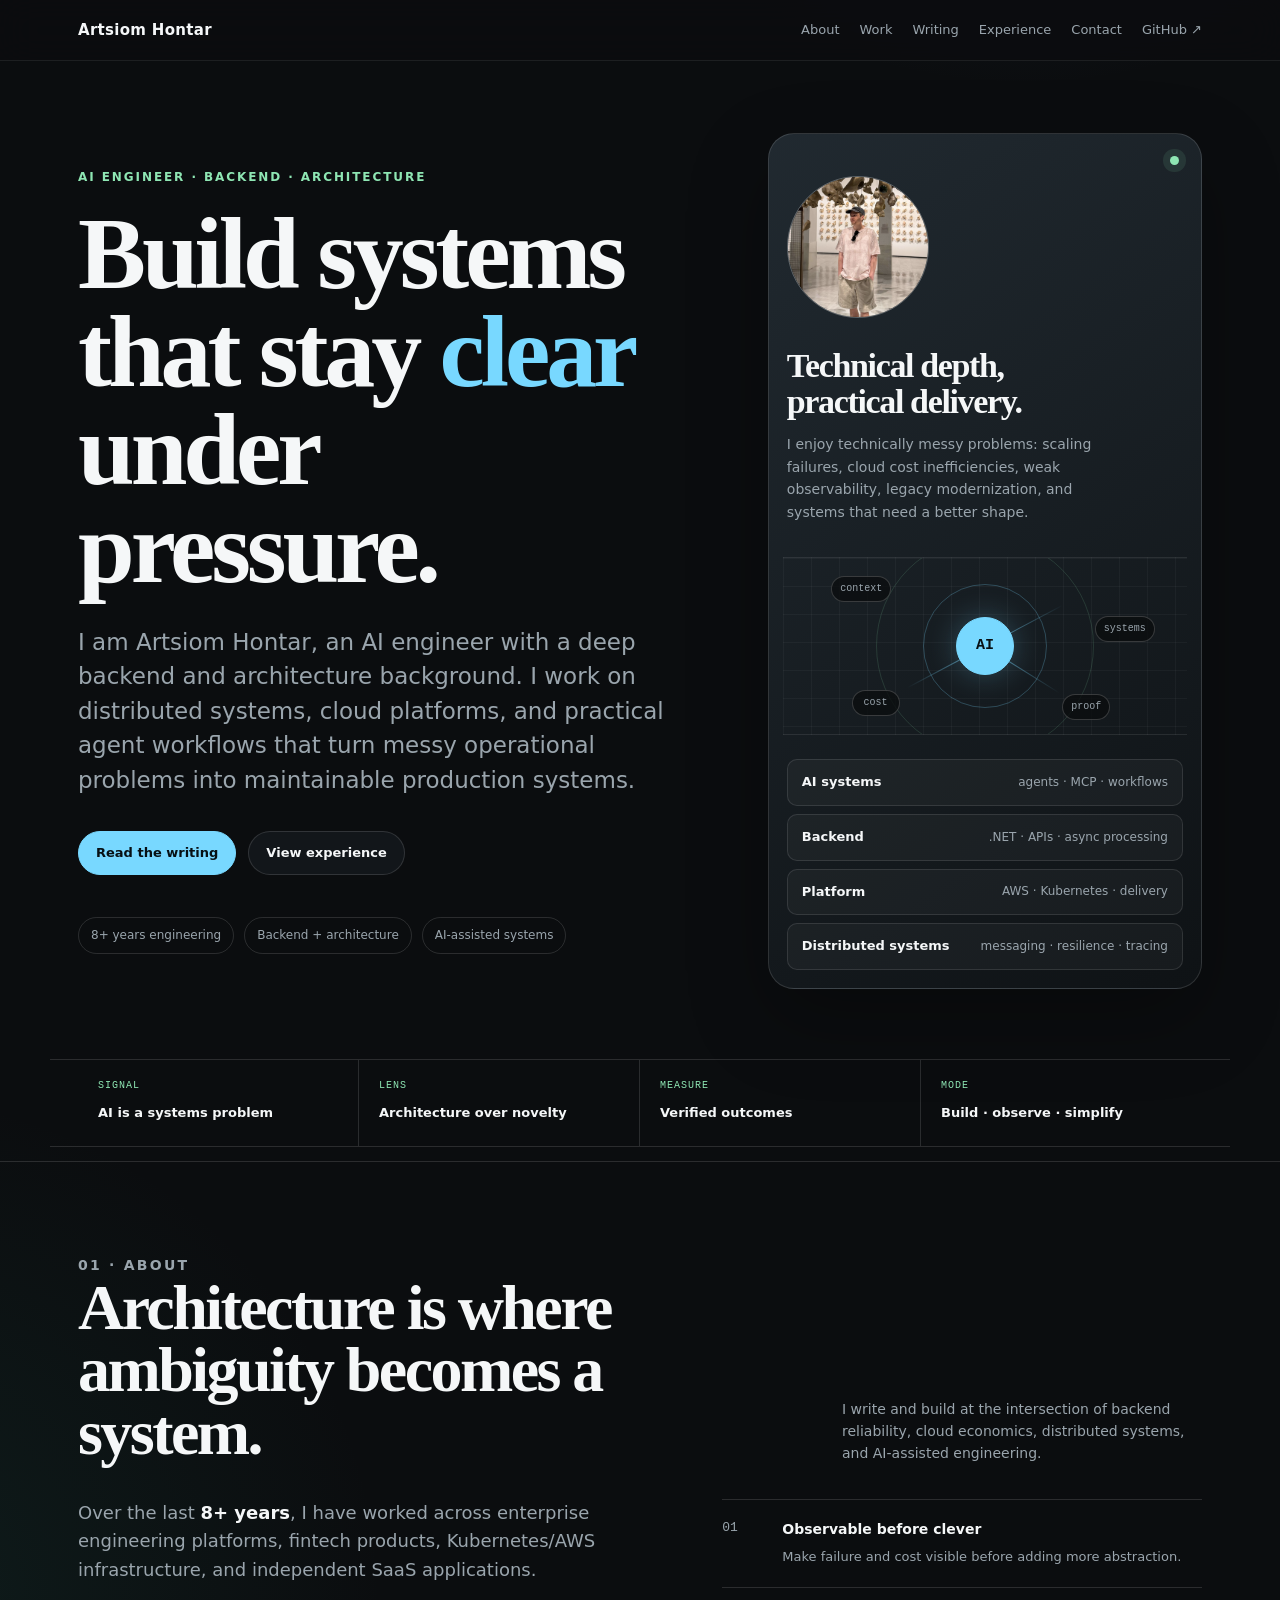
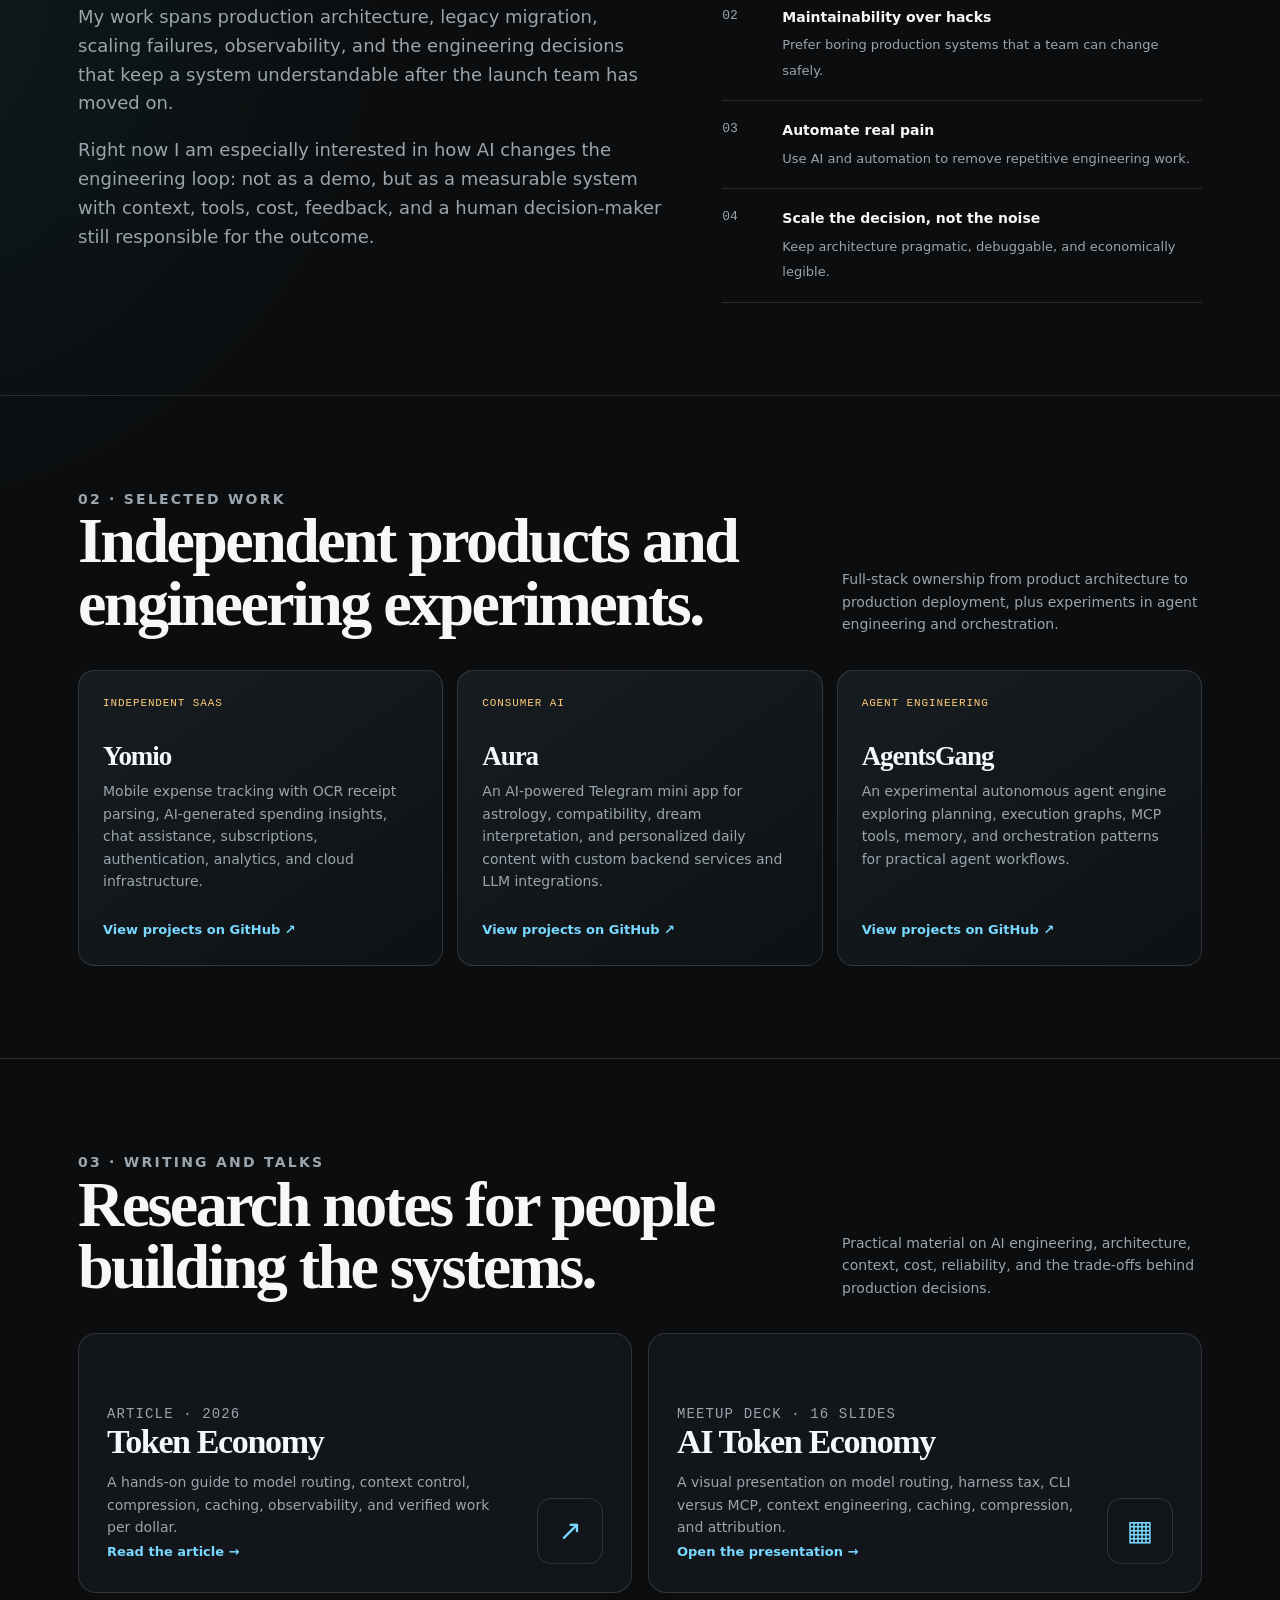
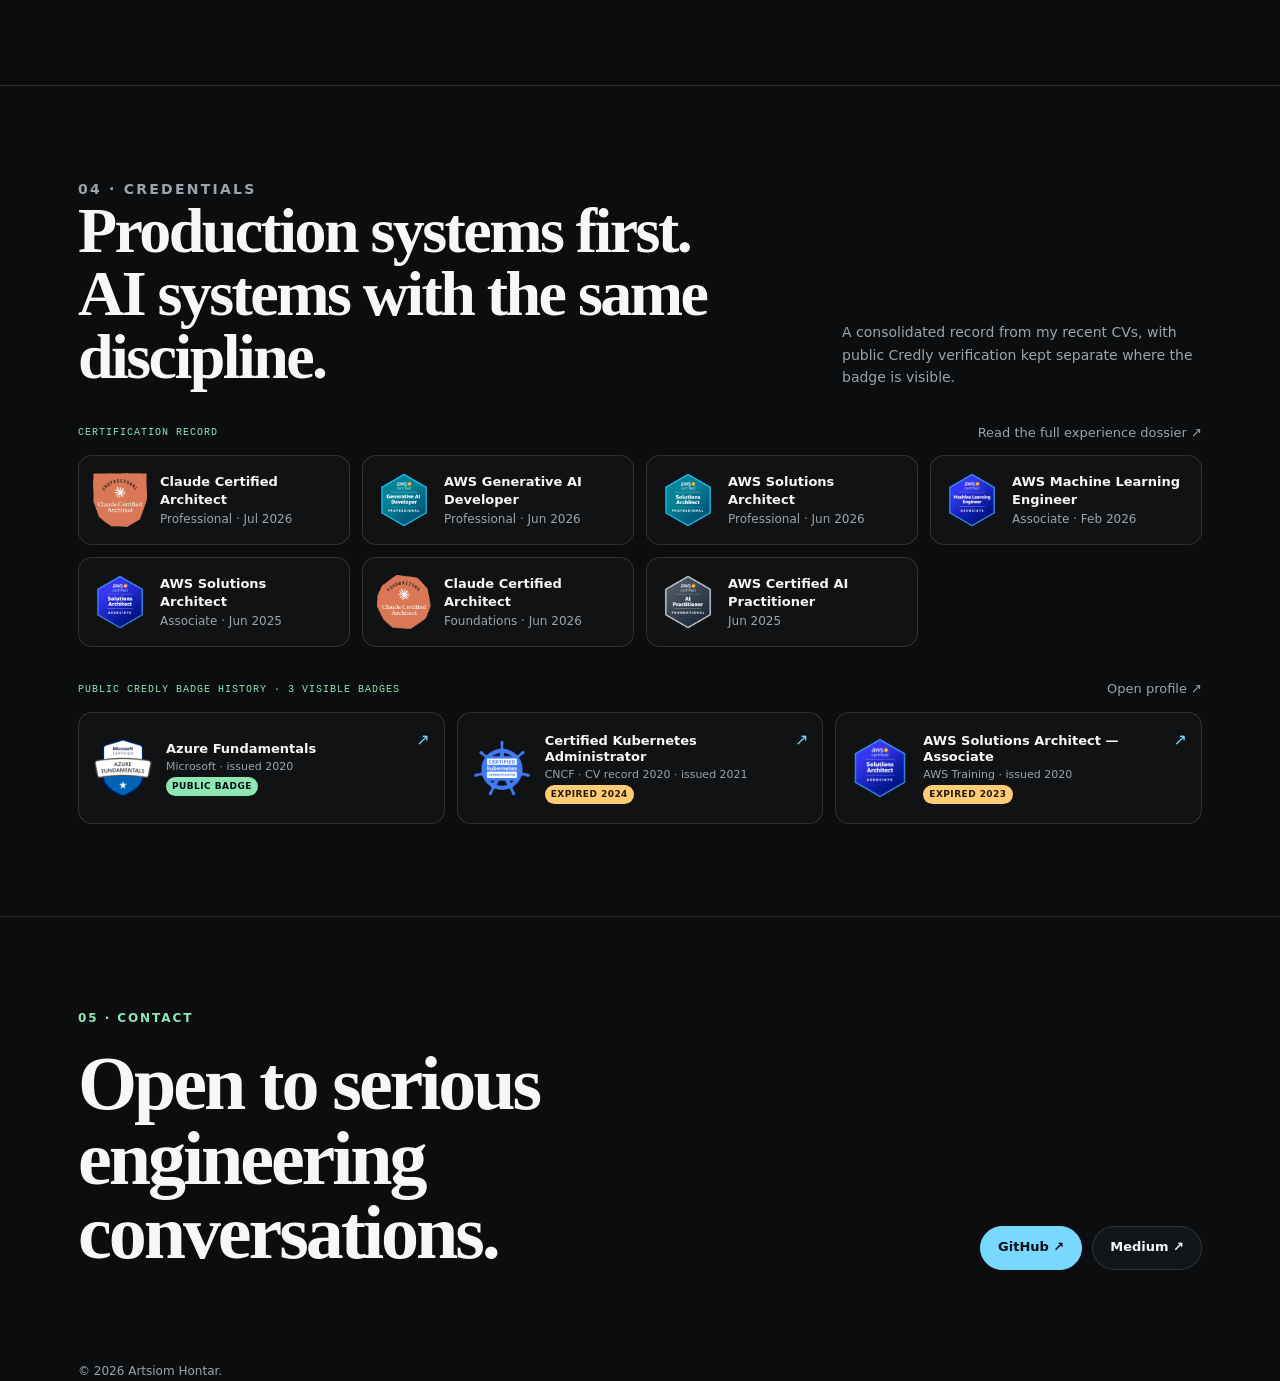
<file: index.html>
<!doctype html>
<html lang="en">
<head>
  <meta charset="utf-8">
  <meta name="viewport" content="width=device-width, initial-scale=1">
  <meta name="description" content="Artsiom Hontar — AI engineer focused on backend systems, cloud infrastructure, distributed reliability, and practical architecture.">
  <meta name="theme-color" content="#0b0d0f">
  <meta property="og:title" content="Artsiom Hontar — AI engineer for production systems">
  <meta property="og:description" content="Backend engineering, architecture, distributed systems, cloud platforms, and practical AI-assisted engineering.">
  <meta property="og:image" content="https://artemgontar.github.io/assets/me.png">
  <title>Artsiom Hontar — AI engineer for production systems</title>
  <link rel="icon" href="assets/favicon.svg" type="image/svg+xml">
  <link rel="stylesheet" href="styles/site.css">
</head>
<body>
  <header class="site-header">
    <nav class="nav" aria-label="Primary navigation">
      <a class="brand" href="./">Artsiom Hontar</a>
      <div class="nav-links">
        <a href="#about">About</a>
        <a href="#work">Work</a>
        <a href="#writing">Writing</a>
        <a href="experience/">Experience</a>
        <a href="#contact">Contact</a>
        <a href="https://github.com/ArtemGontar" target="_blank" rel="noopener">GitHub ↗</a>
      </div>
    </nav>
  </header>

  <main>
    <section class="wrap hero">
      <div>
        <p class="eyebrow">AI engineer · backend · architecture</p>
        <h1>Build systems that stay <span>clear</span> under pressure.</h1>
        <p class="hero-copy">
          I am Artsiom Hontar, an AI engineer with a deep backend and architecture background.
          I work on distributed systems, cloud platforms, and practical agent workflows that turn
          messy operational problems into maintainable production systems.
        </p>
        <div class="hero-actions">
          <a class="button primary" href="#writing">Read the writing</a>
          <a class="button" href="experience/">View experience</a>
        </div>
        <div class="hero-facts" aria-label="Professional focus">
          <span class="fact">8+ years engineering</span>
          <span class="fact">Backend + architecture</span>
          <span class="fact">AI-assisted systems</span>
        </div>
      </div>

      <aside class="hero-card" aria-label="About Artsiom Hontar">
        <img class="portrait" src="assets/me.png" alt="Artsiom Hontar">
        <h2>Technical depth, practical delivery.</h2>
        <p>
          I enjoy technically messy problems: scaling failures, cloud cost inefficiencies,
          weak observability, legacy modernization, and systems that need a better shape.
        </p>
        <div class="network-diagram" aria-label="Engineering system map">
          <span class="network-orbit orbit-one"></span>
          <span class="network-orbit orbit-two"></span>
          <span class="network-line line-one"></span>
          <span class="network-line line-two"></span>
          <span class="network-line line-three"></span>
          <span class="network-node node-core">AI</span>
          <span class="network-node node-context">context</span>
          <span class="network-node node-systems">systems</span>
          <span class="network-node node-cost">cost</span>
          <span class="network-node node-proof">proof</span>
        </div>
        <div class="system-map" aria-label="Engineering areas">
          <div class="system-row"><b>AI systems</b><span>agents · MCP · workflows</span></div>
          <div class="system-row"><b>Backend</b><span>.NET · APIs · async processing</span></div>
          <div class="system-row"><b>Platform</b><span>AWS · Kubernetes · delivery</span></div>
          <div class="system-row"><b>Distributed systems</b><span>messaging · resilience · tracing</span></div>
        </div>
      </aside>
    </section>

    <div class="wrap signal-strip" aria-label="Current engineering signal">
      <div class="signal-item"><span>Signal</span><b>AI is a systems problem</b></div>
      <div class="signal-item"><span>Lens</span><b>Architecture over novelty</b></div>
      <div class="signal-item"><span>Measure</span><b>Verified outcomes</b></div>
      <div class="signal-item"><span>Mode</span><b>Build · observe · simplify</b></div>
    </div>

    <section class="section" id="about">
      <div class="wrap">
        <div class="section-heading">
          <div>
            <p class="section-label">01 · About</p>
            <h2>Architecture is where ambiguity becomes a system.</h2>
          </div>
          <p>
            I write and build at the intersection of backend reliability, cloud economics,
            distributed systems, and AI-assisted engineering.
          </p>
        </div>
        <div class="about-grid">
          <div class="about-copy">
            <p>
              Over the last <strong>8+ years</strong>, I have worked across enterprise engineering
              platforms, fintech products, Kubernetes/AWS infrastructure, and independent SaaS
              applications.
            </p>
            <p>
              My work spans production architecture, legacy migration, scaling failures,
              observability, and the engineering decisions that keep a system understandable
              after the launch team has moved on.
            </p>
            <p>
              Right now I am especially interested in how AI changes the engineering loop:
              not as a demo, but as a measurable system with context, tools, cost, feedback,
              and a human decision-maker still responsible for the outcome.
            </p>
          </div>
          <div class="principles">
            <div class="principle">
              <span class="principle-index">01</span>
              <div><b>Observable before clever</b><span>Make failure and cost visible before adding more abstraction.</span></div>
            </div>
            <div class="principle">
              <span class="principle-index">02</span>
              <div><b>Maintainability over hacks</b><span>Prefer boring production systems that a team can change safely.</span></div>
            </div>
            <div class="principle">
              <span class="principle-index">03</span>
              <div><b>Automate real pain</b><span>Use AI and automation to remove repetitive engineering work.</span></div>
            </div>
            <div class="principle">
              <span class="principle-index">04</span>
              <div><b>Scale the decision, not the noise</b><span>Keep architecture pragmatic, debuggable, and economically legible.</span></div>
            </div>
          </div>
        </div>
      </div>
    </section>

    <section class="section" id="work">
      <div class="wrap">
        <div class="section-heading">
          <div>
            <p class="section-label">02 · Selected work</p>
            <h2>Independent products and engineering experiments.</h2>
          </div>
          <p>
            Full-stack ownership from product architecture to production deployment,
            plus experiments in agent engineering and orchestration.
          </p>
        </div>
        <div class="cards">
          <article class="card">
            <span class="card-tag">Independent SaaS</span>
            <h3>Yomio</h3>
            <p>
              Mobile expense tracking with OCR receipt parsing, AI-generated spending insights,
              chat assistance, subscriptions, authentication, analytics, and cloud infrastructure.
            </p>
            <a class="card-link" href="https://github.com/ArtemGontar?tab=repositories" target="_blank" rel="noopener">View projects on GitHub ↗</a>
          </article>
          <article class="card">
            <span class="card-tag">Consumer AI</span>
            <h3>Aura</h3>
            <p>
              An AI-powered Telegram mini app for astrology, compatibility, dream interpretation,
              and personalized daily content with custom backend services and LLM integrations.
            </p>
            <a class="card-link" href="https://github.com/ArtemGontar?tab=repositories" target="_blank" rel="noopener">View projects on GitHub ↗</a>
          </article>
          <article class="card">
            <span class="card-tag">Agent engineering</span>
            <h3>AgentsGang</h3>
            <p>
              An experimental autonomous agent engine exploring planning, execution graphs,
              MCP tools, memory, and orchestration patterns for practical agent workflows.
            </p>
            <a class="card-link" href="https://github.com/ArtemGontar?tab=repositories" target="_blank" rel="noopener">View projects on GitHub ↗</a>
          </article>
        </div>
      </div>
    </section>

    <section class="section" id="writing">
      <div class="wrap">
        <div class="section-heading">
          <div>
            <p class="section-label">03 · Writing and talks</p>
            <h2>Research notes for people building the systems.</h2>
          </div>
          <p>
            Practical material on AI engineering, architecture, context, cost, reliability,
            and the trade-offs behind production decisions.
          </p>
        </div>
        <div class="publishing">
          <article class="publish-card">
            <div>
              <p class="card-tag">Article · 2026</p>
              <h3>Token Economy</h3>
              <p>
                A hands-on guide to model routing, context control, compression, caching,
                observability, and verified work per dollar.
              </p>
              <a class="card-link" href="blog/token-economy.html">Read the article →</a>
            </div>
            <div class="publish-mark" aria-hidden="true">↗</div>
          </article>
          <article class="publish-card">
            <div>
              <p class="card-tag">Meetup deck · 16 slides</p>
              <h3>AI Token Economy</h3>
              <p>
                A visual presentation on model routing, harness tax, CLI versus MCP,
                context engineering, caching, compression, and attribution.
              </p>
              <a class="card-link" href="decks/token-economy/">Open the presentation →</a>
            </div>
            <div class="publish-mark" aria-hidden="true">▦</div>
          </article>
        </div>
      </div>
    </section>

    <section class="section">
      <div class="wrap">
        <div class="section-heading">
          <div>
            <p class="section-label">04 · Credentials</p>
            <h2>Production systems first. AI systems with the same discipline.</h2>
          </div>
          <p>
            A consolidated record from my recent CVs, with public Credly verification kept
            separate where the badge is visible.
          </p>
        </div>
        <div class="credential-group">
          <div class="credential-group-heading">
            <p class="credential-group-label">Certification record</p>
            <a class="credential-group-note text-link" href="experience/">Read the full experience dossier ↗</a>
          </div>
          <div class="credentials">
            <div class="credential">
              <img src="assets/claude-prof.png" alt="Claude Certified Architect Professional">
              <span><b>Claude Certified Architect</b>Professional · Jul 2026</span>
            </div>
            <div class="credential">
              <img src="assets/aws-gen-ai-prof.png" alt="AWS Generative AI Developer Professional">
              <span><b>AWS Generative AI Developer</b>Professional · Jun 2026</span>
            </div>
            <div class="credential">
              <img src="assets/aws-sa-prof.png" alt="AWS Solutions Architect Professional">
              <span><b>AWS Solutions Architect</b>Professional · Jun 2026</span>
            </div>
            <div class="credential">
              <img src="assets/credly-aws-certified-machine-learning-engineer-associate.png" alt="AWS Certified Machine Learning Engineer Associate badge">
              <span><b>AWS Machine Learning Engineer</b>Associate · Feb 2026</span>
            </div>
            <div class="credential">
              <img src="assets/credly-aws-certified-solutions-architect-associate.png" alt="AWS Certified Solutions Architect Associate badge">
              <span><b>AWS Solutions Architect</b>Associate · Jun 2025</span>
            </div>
            <div class="credential">
              <img src="assets/claude-foundations.png" alt="Claude Certified Architect Foundations certificate">
              <span><b>Claude Certified Architect</b>Foundations · Jun 2026</span>
            </div>
            <div class="credential">
              <img src="assets/credly-aws-certified-ai-practitioner.png" alt="AWS Certified AI Practitioner badge">
              <span><b>AWS Certified AI Practitioner</b>Jun 2025</span>
            </div>
          </div>
        </div>
        <div class="credential-group credly-group">
          <div class="credential-group-heading">
            <p class="credential-group-label">Public Credly badge history · 3 visible badges</p>
            <a class="credential-group-note text-link" href="https://www.credly.com/users/artsiom-hontar" target="_blank" rel="noopener">Open profile ↗</a>
          </div>
          <div class="credly-grid">
            <a class="credly-card" href="https://www.credly.com/badges/b688f0c5-bbf0-4362-8175-1c258f93acca" target="_blank" rel="noopener">
              <img class="credly-badge" src="assets/credly-microsoft-certified-azure-fundamentals.png" alt="Microsoft Certified Azure Fundamentals badge">
              <span class="credly-copy"><b>Azure Fundamentals</b><span>Microsoft · issued 2020</span><em class="status active">Public badge</em></span>
              <span class="credly-arrow">↗</span>
            </a>
            <a class="credly-card" href="https://www.credly.com/badges/24e7499c-32b9-4f59-b0b8-d72b5ab1bec5" target="_blank" rel="noopener">
              <img class="credly-badge" src="assets/credly-cka-certified-kubernetes-administrator.png" alt="Certified Kubernetes Administrator badge">
              <span class="credly-copy"><b>Certified Kubernetes Administrator</b><span>CNCF · CV record 2020 · issued 2021</span><em class="status expired">Expired 2024</em></span>
              <span class="credly-arrow">↗</span>
            </a>
            <a class="credly-card" href="https://www.credly.com/badges/78ef4434-257c-48e7-9dc5-37b8a9fc8326" target="_blank" rel="noopener">
              <img class="credly-badge" src="assets/credly-aws-certified-solutions-architect-associate.png" alt="AWS Certified Solutions Architect Associate badge">
              <span class="credly-copy"><b>AWS Solutions Architect — Associate</b><span>AWS Training · issued 2020</span><em class="status expired">Expired 2023</em></span>
              <span class="credly-arrow">↗</span>
            </a>
          </div>
        </div>
      </div>
    </section>

    <section class="section" id="contact">
      <div class="wrap contact">
        <div>
          <p class="section-label">05 · Contact</p>
          <h2>Open to serious engineering conversations.</h2>
        </div>
        <div class="contact-links">
          <a class="button primary" href="https://github.com/ArtemGontar" target="_blank" rel="noopener">GitHub ↗</a>
          <a class="button" href="https://medium.com/@artemgontar16" target="_blank" rel="noopener">Medium ↗</a>
        </div>
      </div>
    </section>
  </main>

  <footer class="wrap">© <span id="year">2026</span> Artsiom Hontar.</footer>
  <script>document.getElementById("year").textContent = new Date().getFullYear();</script>
</body>
</html>
</file>
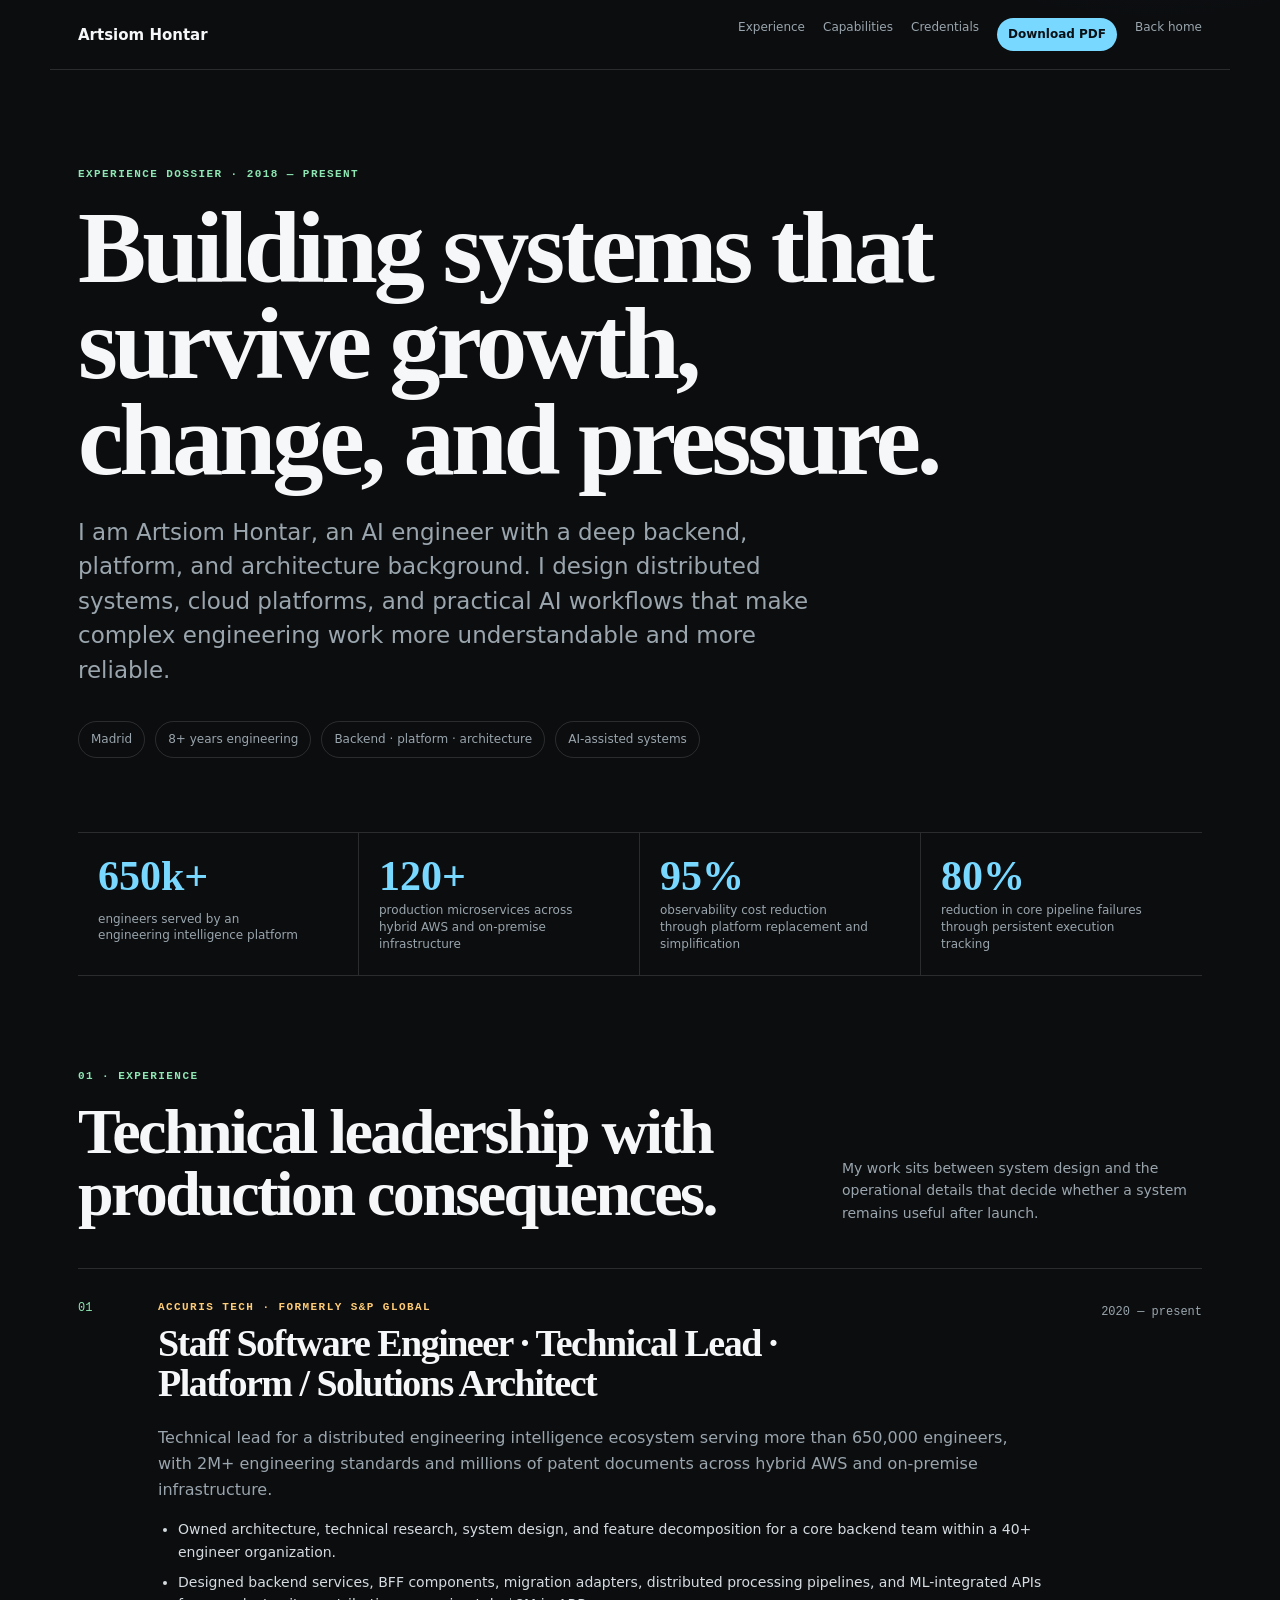
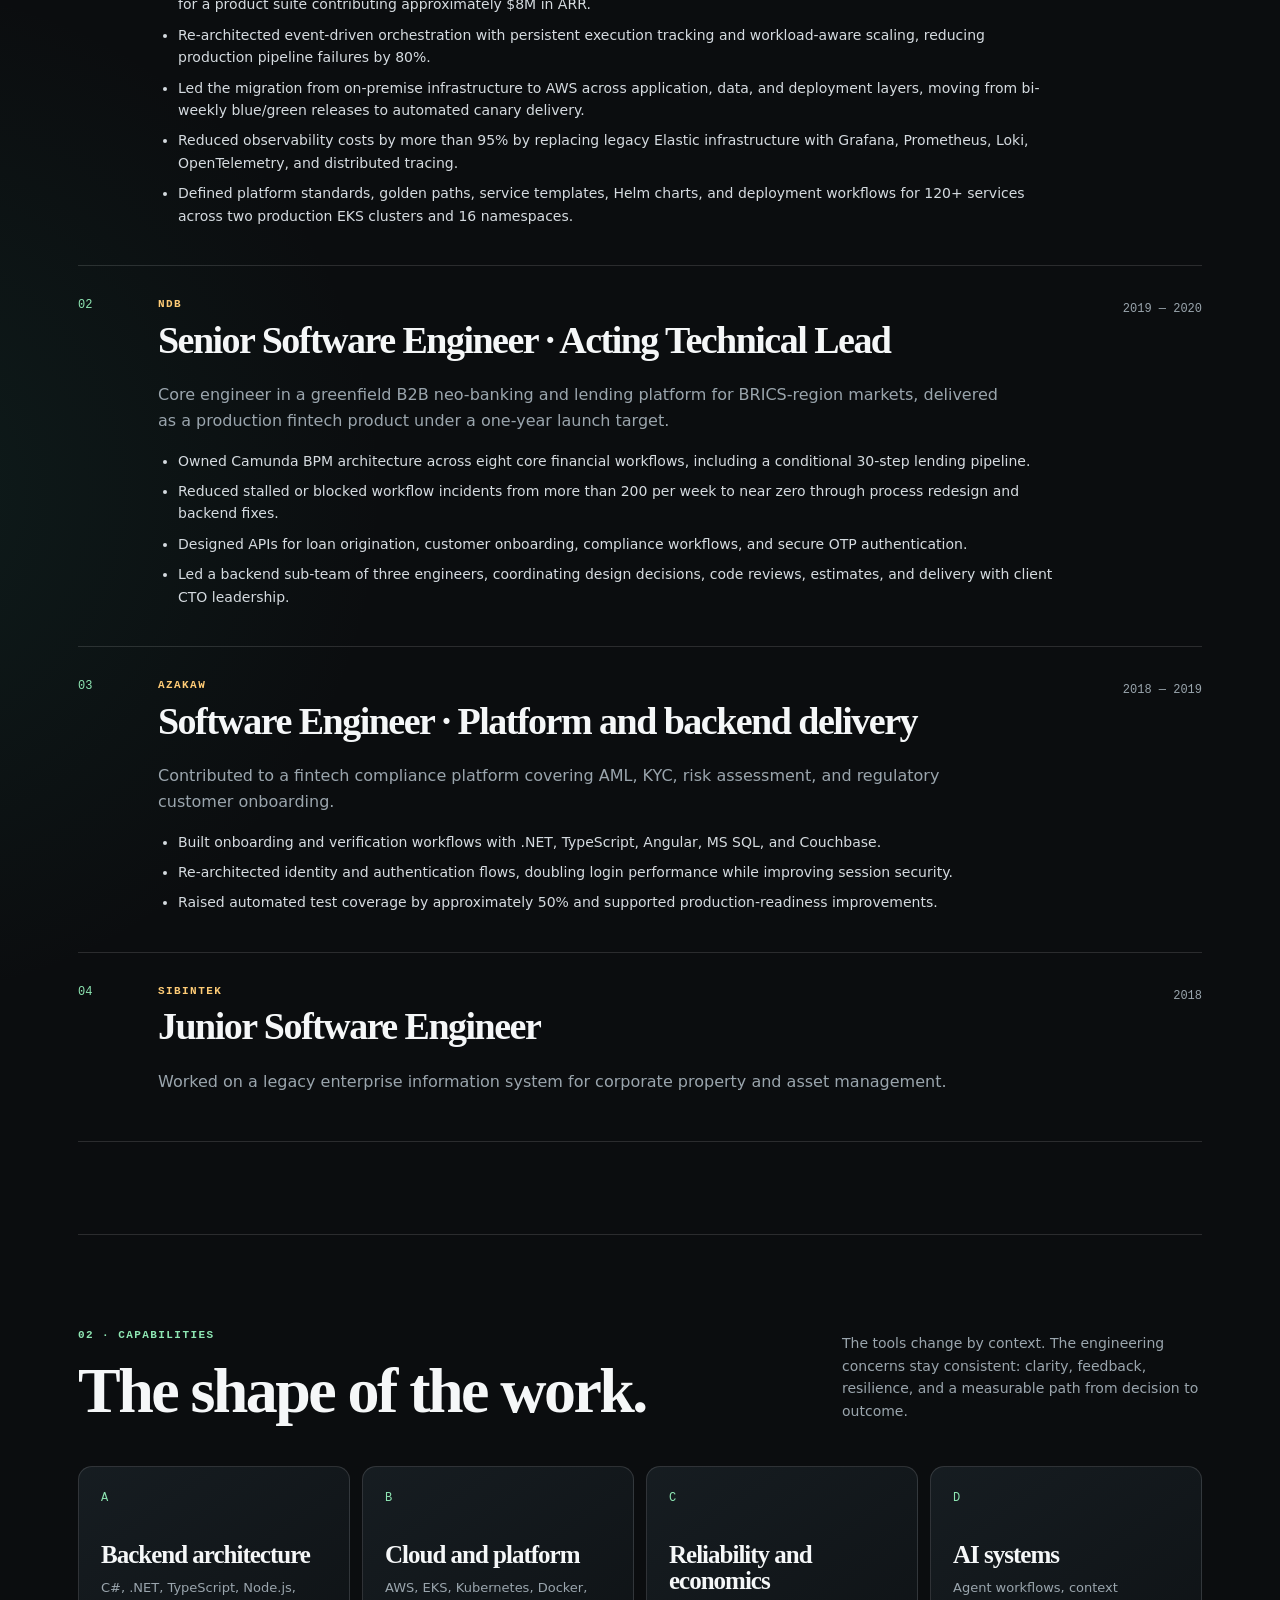
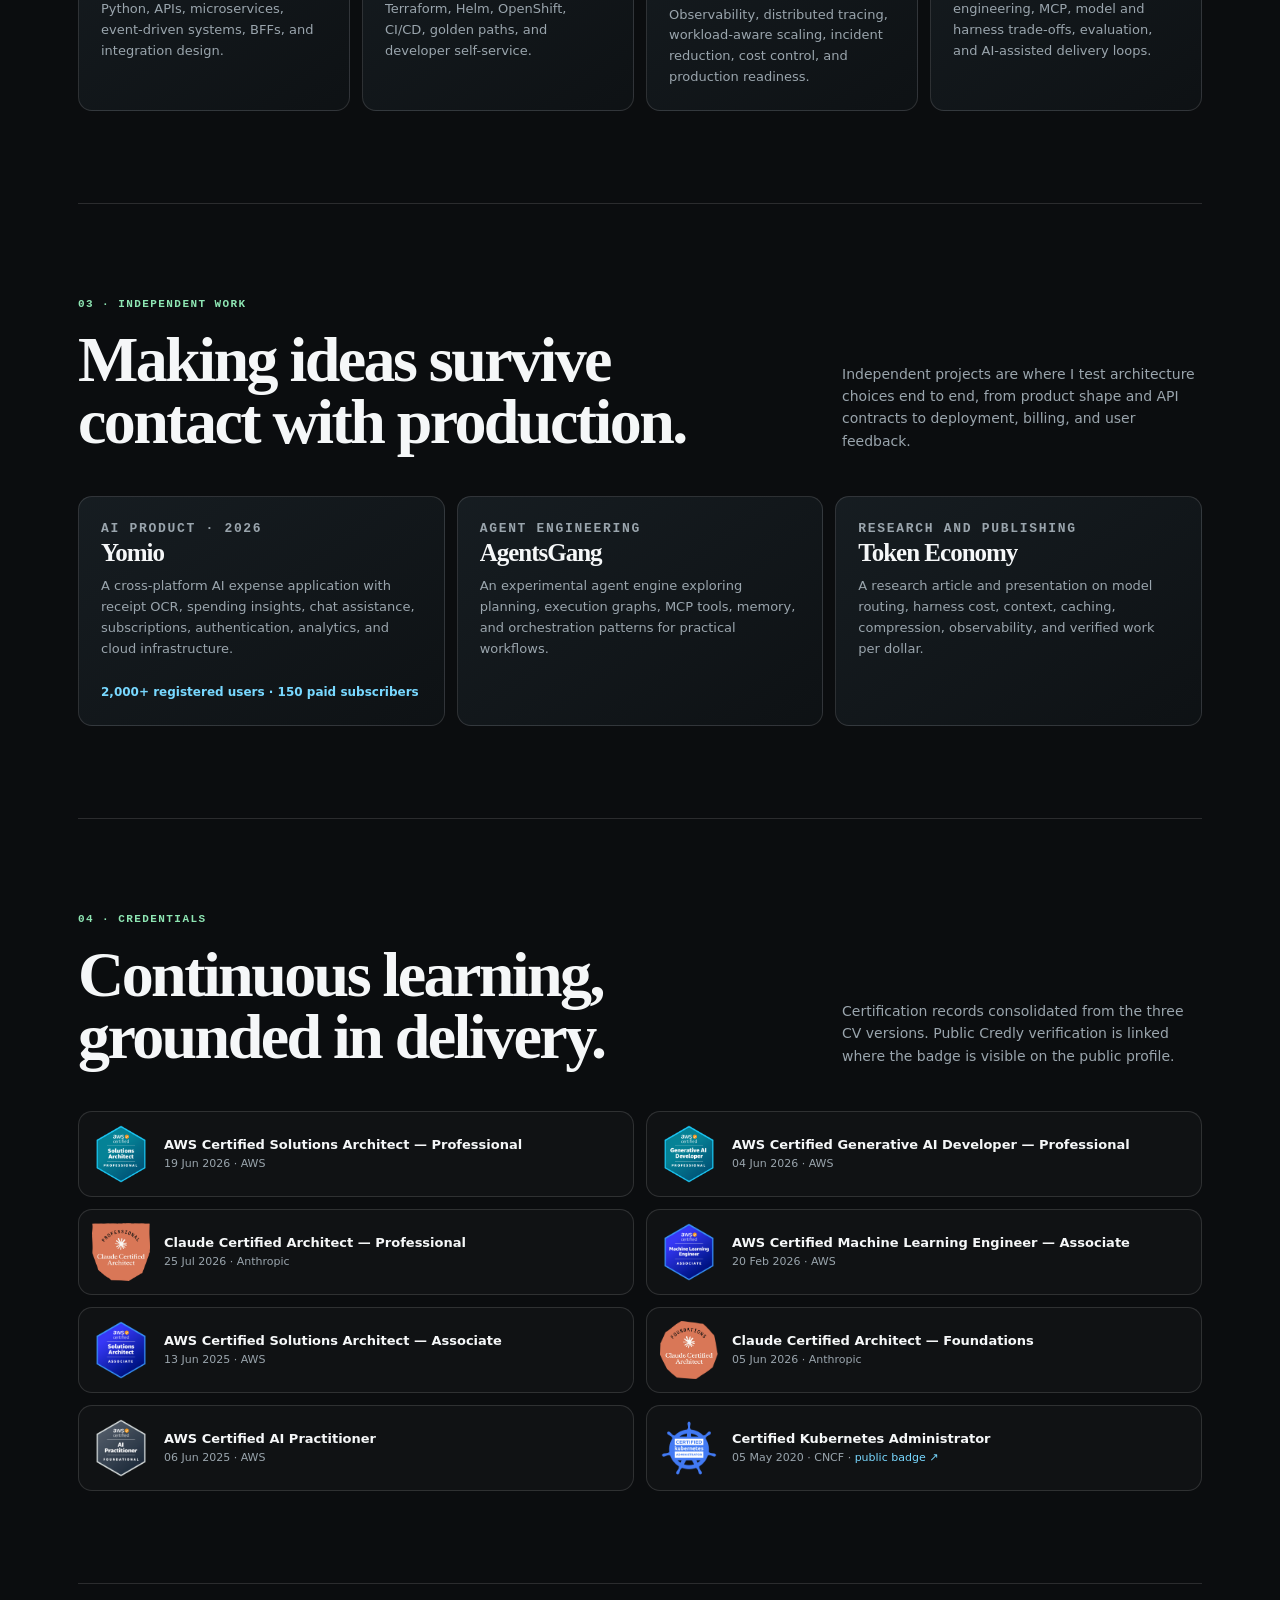
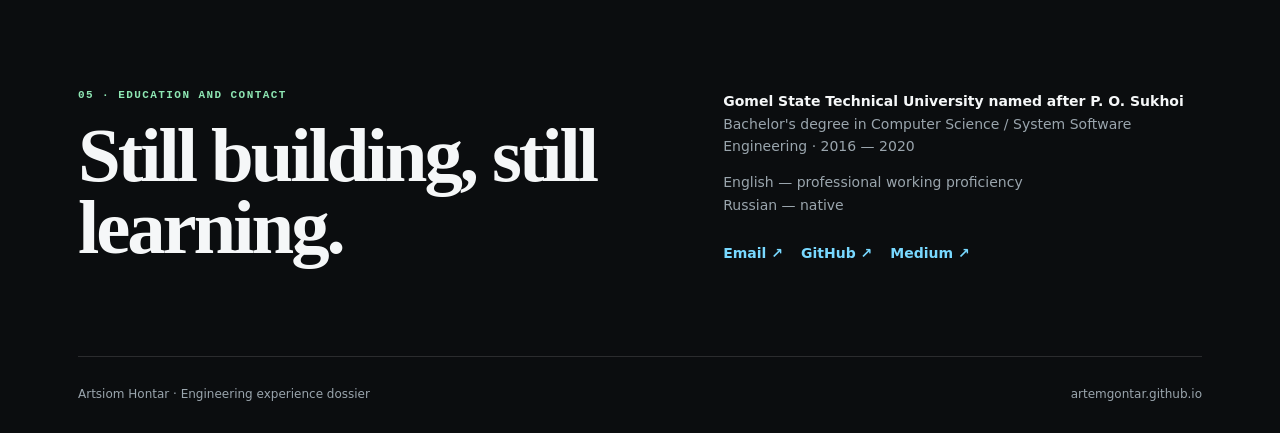
<file: experience/index.html>
<!doctype html>
<html lang="en">
<head>
  <meta charset="utf-8">
  <meta name="viewport" content="width=device-width, initial-scale=1">
  <meta name="description" content="Artsiom Hontar's engineering experience dossier: distributed systems, cloud platforms, backend architecture, and practical AI systems.">
  <meta name="theme-color" content="#0b0d0f">
  <meta property="og:title" content="Artsiom Hontar — Engineering experience">
  <meta property="og:description" content="An experience dossier covering backend architecture, distributed systems, cloud platforms, reliability, and AI-assisted engineering.">
  <title>Artsiom Hontar — Engineering experience</title>
  <link rel="icon" href="../assets/favicon.svg" type="image/svg+xml">
  <link rel="stylesheet" href="../styles/experience.css">
</head>
<body>
  <header class="dossier-header">
    <a class="brand" href="../">Artsiom Hontar</a>
    <nav aria-label="Experience navigation">
      <a href="#experience">Experience</a>
      <a href="#capabilities">Capabilities</a>
      <a href="#credentials">Credentials</a>
      <a class="header-action" href="artsiom-hontar-experience-cv.pdf" download>Download PDF</a>
      <a href="../">Back home</a>
    </nav>
  </header>

  <main class="dossier">
    <section class="dossier-hero">
      <p class="eyebrow">Experience dossier · 2018 — present</p>
      <h1>Building systems that survive growth, change, and pressure.</h1>
      <p class="lede">
        I am Artsiom Hontar, an AI engineer with a deep backend, platform, and architecture background.
        I design distributed systems, cloud platforms, and practical AI workflows that make complex
        engineering work more understandable and more reliable.
      </p>
      <div class="hero-meta">
        <span>Madrid</span>
        <span>8+ years engineering</span>
        <span>Backend · platform · architecture</span>
        <span>AI-assisted systems</span>
      </div>
    </section>

    <section class="impact-grid" aria-label="Selected engineering outcomes">
      <div class="impact">
        <strong>650k+</strong>
        <span>engineers served by an engineering intelligence platform</span>
      </div>
      <div class="impact">
        <strong>120+</strong>
        <span>production microservices across hybrid AWS and on-premise infrastructure</span>
      </div>
      <div class="impact">
        <strong>95%</strong>
        <span>observability cost reduction through platform replacement and simplification</span>
      </div>
      <div class="impact">
        <strong>80%</strong>
        <span>reduction in core pipeline failures through persistent execution tracking</span>
      </div>
    </section>

    <section class="dossier-section" id="experience">
      <div class="section-heading">
        <div>
          <p class="section-label">01 · Experience</p>
          <h2>Technical leadership with production consequences.</h2>
        </div>
        <p>
          My work sits between system design and the operational details that decide whether a
          system remains useful after launch.
        </p>
      </div>

      <div class="timeline">
        <article class="experience-entry current">
          <div class="entry-marker">01</div>
          <div class="entry-main">
            <div class="entry-heading">
              <div>
                <p class="entry-company">Accuris Tech · formerly S&amp;P Global</p>
                <h3>Staff Software Engineer · Technical Lead · Platform / Solutions Architect</h3>
              </div>
              <time>2020 — present</time>
            </div>
            <p class="entry-summary">
              Technical lead for a distributed engineering intelligence ecosystem serving more than
              650,000 engineers, with 2M+ engineering standards and millions of patent documents
              across hybrid AWS and on-premise infrastructure.
            </p>
            <ul>
              <li>Owned architecture, technical research, system design, and feature decomposition for a core backend team within a 40+ engineer organization.</li>
              <li>Designed backend services, BFF components, migration adapters, distributed processing pipelines, and ML-integrated APIs for a product suite contributing approximately $8M in ARR.</li>
              <li>Re-architected event-driven orchestration with persistent execution tracking and workload-aware scaling, reducing production pipeline failures by 80%.</li>
              <li>Led the migration from on-premise infrastructure to AWS across application, data, and deployment layers, moving from bi-weekly blue/green releases to automated canary delivery.</li>
              <li>Reduced observability costs by more than 95% by replacing legacy Elastic infrastructure with Grafana, Prometheus, Loki, OpenTelemetry, and distributed tracing.</li>
              <li>Defined platform standards, golden paths, service templates, Helm charts, and deployment workflows for 120+ services across two production EKS clusters and 16 namespaces.</li>
            </ul>
          </div>
        </article>

        <article class="experience-entry">
          <div class="entry-marker">02</div>
          <div class="entry-main">
            <div class="entry-heading">
              <div>
                <p class="entry-company">NDB</p>
                <h3>Senior Software Engineer · Acting Technical Lead</h3>
              </div>
              <time>2019 — 2020</time>
            </div>
            <p class="entry-summary">
              Core engineer in a greenfield B2B neo-banking and lending platform for BRICS-region
              markets, delivered as a production fintech product under a one-year launch target.
            </p>
            <ul>
              <li>Owned Camunda BPM architecture across eight core financial workflows, including a conditional 30-step lending pipeline.</li>
              <li>Reduced stalled or blocked workflow incidents from more than 200 per week to near zero through process redesign and backend fixes.</li>
              <li>Designed APIs for loan origination, customer onboarding, compliance workflows, and secure OTP authentication.</li>
              <li>Led a backend sub-team of three engineers, coordinating design decisions, code reviews, estimates, and delivery with client CTO leadership.</li>
            </ul>
          </div>
        </article>

        <article class="experience-entry">
          <div class="entry-marker">03</div>
          <div class="entry-main">
            <div class="entry-heading">
              <div>
                <p class="entry-company">Azakaw</p>
                <h3>Software Engineer · Platform and backend delivery</h3>
              </div>
              <time>2018 — 2019</time>
            </div>
            <p class="entry-summary">
              Contributed to a fintech compliance platform covering AML, KYC, risk assessment, and
              regulatory customer onboarding.
            </p>
            <ul>
              <li>Built onboarding and verification workflows with .NET, TypeScript, Angular, MS SQL, and Couchbase.</li>
              <li>Re-architected identity and authentication flows, doubling login performance while improving session security.</li>
              <li>Raised automated test coverage by approximately 50% and supported production-readiness improvements.</li>
            </ul>
          </div>
        </article>

        <article class="experience-entry">
          <div class="entry-marker">04</div>
          <div class="entry-main">
            <div class="entry-heading">
              <div>
                <p class="entry-company">Sibintek</p>
                <h3>Junior Software Engineer</h3>
              </div>
              <time>2018</time>
            </div>
            <p class="entry-summary">
              Worked on a legacy enterprise information system for corporate property and asset management.
            </p>
          </div>
        </article>
      </div>
    </section>

    <section class="dossier-section split-section" id="capabilities">
      <div class="section-heading">
        <div>
          <p class="section-label">02 · Capabilities</p>
          <h2>The shape of the work.</h2>
        </div>
        <p>
          The tools change by context. The engineering concerns stay consistent: clarity, feedback,
          resilience, and a measurable path from decision to outcome.
        </p>
      </div>
      <div class="capability-grid">
        <article class="capability">
          <span class="capability-index">A</span>
          <h3>Backend architecture</h3>
          <p>C#, .NET, TypeScript, Node.js, Python, APIs, microservices, event-driven systems, BFFs, and integration design.</p>
        </article>
        <article class="capability">
          <span class="capability-index">B</span>
          <h3>Cloud and platform</h3>
          <p>AWS, EKS, Kubernetes, Docker, Terraform, Helm, OpenShift, CI/CD, golden paths, and developer self-service.</p>
        </article>
        <article class="capability">
          <span class="capability-index">C</span>
          <h3>Reliability and economics</h3>
          <p>Observability, distributed tracing, workload-aware scaling, incident reduction, cost control, and production readiness.</p>
        </article>
        <article class="capability">
          <span class="capability-index">D</span>
          <h3>AI systems</h3>
          <p>Agent workflows, context engineering, MCP, model and harness trade-offs, evaluation, and AI-assisted delivery loops.</p>
        </article>
      </div>
    </section>

    <section class="dossier-section project-section">
      <div class="section-heading">
        <div>
          <p class="section-label">03 · Independent work</p>
          <h2>Making ideas survive contact with production.</h2>
        </div>
        <p>
          Independent projects are where I test architecture choices end to end, from product
          shape and API contracts to deployment, billing, and user feedback.
        </p>
      </div>
      <div class="project-grid">
        <article class="project-card featured">
          <p class="project-tag">AI product · 2026</p>
          <h3>Yomio</h3>
          <p>
            A cross-platform AI expense application with receipt OCR, spending insights, chat
            assistance, subscriptions, authentication, analytics, and cloud infrastructure.
          </p>
          <strong>2,000+ registered users · 150 paid subscribers</strong>
        </article>
        <article class="project-card">
          <p class="project-tag">Agent engineering</p>
          <h3>AgentsGang</h3>
          <p>
            An experimental agent engine exploring planning, execution graphs, MCP tools, memory,
            and orchestration patterns for practical workflows.
          </p>
        </article>
        <article class="project-card">
          <p class="project-tag">Research and publishing</p>
          <h3>Token Economy</h3>
          <p>
            A research article and presentation on model routing, harness cost, context, caching,
            compression, observability, and verified work per dollar.
          </p>
        </article>
      </div>
    </section>

    <section class="dossier-section" id="credentials">
      <div class="section-heading">
        <div>
          <p class="section-label">04 · Credentials</p>
          <h2>Continuous learning, grounded in delivery.</h2>
        </div>
        <p>
          Certification records consolidated from the three CV versions. Public Credly verification
          is linked where the badge is visible on the public profile.
        </p>
      </div>
      <div class="credential-list">
        <div class="credential-record"><span class="record-badge"><img src="../assets/aws-sa-prof.png" alt="AWS Certified Solutions Architect Professional badge"></span><div><b>AWS Certified Solutions Architect — Professional</b><span>19 Jun 2026 · AWS</span></div></div>
        <div class="credential-record"><span class="record-badge"><img src="../assets/aws-gen-ai-prof.png" alt="AWS Generative AI Developer Professional badge"></span><div><b>AWS Certified Generative AI Developer — Professional</b><span>04 Jun 2026 · AWS</span></div></div>
        <div class="credential-record"><span class="record-badge"><img src="../assets/claude-prof.png" alt="Claude Certified Architect Professional badge"></span><div><b>Claude Certified Architect — Professional</b><span>25 Jul 2026 · Anthropic</span></div></div>
        <div class="credential-record"><span class="record-badge"><img src="../assets/credly-aws-certified-machine-learning-engineer-associate.png" alt="AWS Certified Machine Learning Engineer Associate badge"></span><div><b>AWS Certified Machine Learning Engineer — Associate</b><span>20 Feb 2026 · AWS</span></div></div>
        <div class="credential-record"><span class="record-badge"><img src="../assets/credly-aws-certified-solutions-architect-associate.png" alt="AWS Certified Solutions Architect Associate badge"></span><div><b>AWS Certified Solutions Architect — Associate</b><span>13 Jun 2025 · AWS</span></div></div>
        <div class="credential-record"><span class="record-badge"><img src="../assets/claude-foundations.png" alt="Claude Certified Architect Foundations certificate"></span><div><b>Claude Certified Architect — Foundations</b><span>05 Jun 2026 · Anthropic</span></div></div>
        <div class="credential-record"><span class="record-badge"><img src="../assets/credly-aws-certified-ai-practitioner.png" alt="AWS Certified AI Practitioner badge"></span><div><b>AWS Certified AI Practitioner</b><span>06 Jun 2025 · AWS</span></div></div>
        <div class="credential-record"><a class="record-badge" href="https://www.credly.com/badges/24e7499c-32b9-4f59-b0b8-d72b5ab1bec5" target="_blank" rel="noopener"><img src="../assets/credly-cka-certified-kubernetes-administrator.png" alt="Certified Kubernetes Administrator badge"></a><div><b>Certified Kubernetes Administrator</b><span>05 May 2020 · CNCF · <a href="https://www.credly.com/badges/24e7499c-32b9-4f59-b0b8-d72b5ab1bec5" target="_blank" rel="noopener">public badge ↗</a></span></div></div>
      </div>
    </section>

    <section class="dossier-section closing-section">
      <div class="closing-grid">
        <div>
          <p class="section-label">05 · Education and contact</p>
          <h2>Still building, still learning.</h2>
        </div>
        <div class="closing-copy">
          <p><strong>Gomel State Technical University named after P. O. Sukhoi</strong><br>Bachelor's degree in Computer Science / System Software Engineering · 2016 — 2020</p>
          <p>English — professional working proficiency<br>Russian — native</p>
          <div class="closing-links">
            <a href="mailto:artemgontar16@gmail.com">Email ↗</a>
            <a href="https://github.com/ArtemGontar" target="_blank" rel="noopener">GitHub ↗</a>
            <a href="https://medium.com/@artemgontar16" target="_blank" rel="noopener">Medium ↗</a>
          </div>
        </div>
      </div>
    </section>
  </main>

  <footer class="dossier-footer">
    <span>Artsiom Hontar · Engineering experience dossier</span>
    <a href="../">artemgontar.github.io</a>
  </footer>
</body>
</html>
</file>
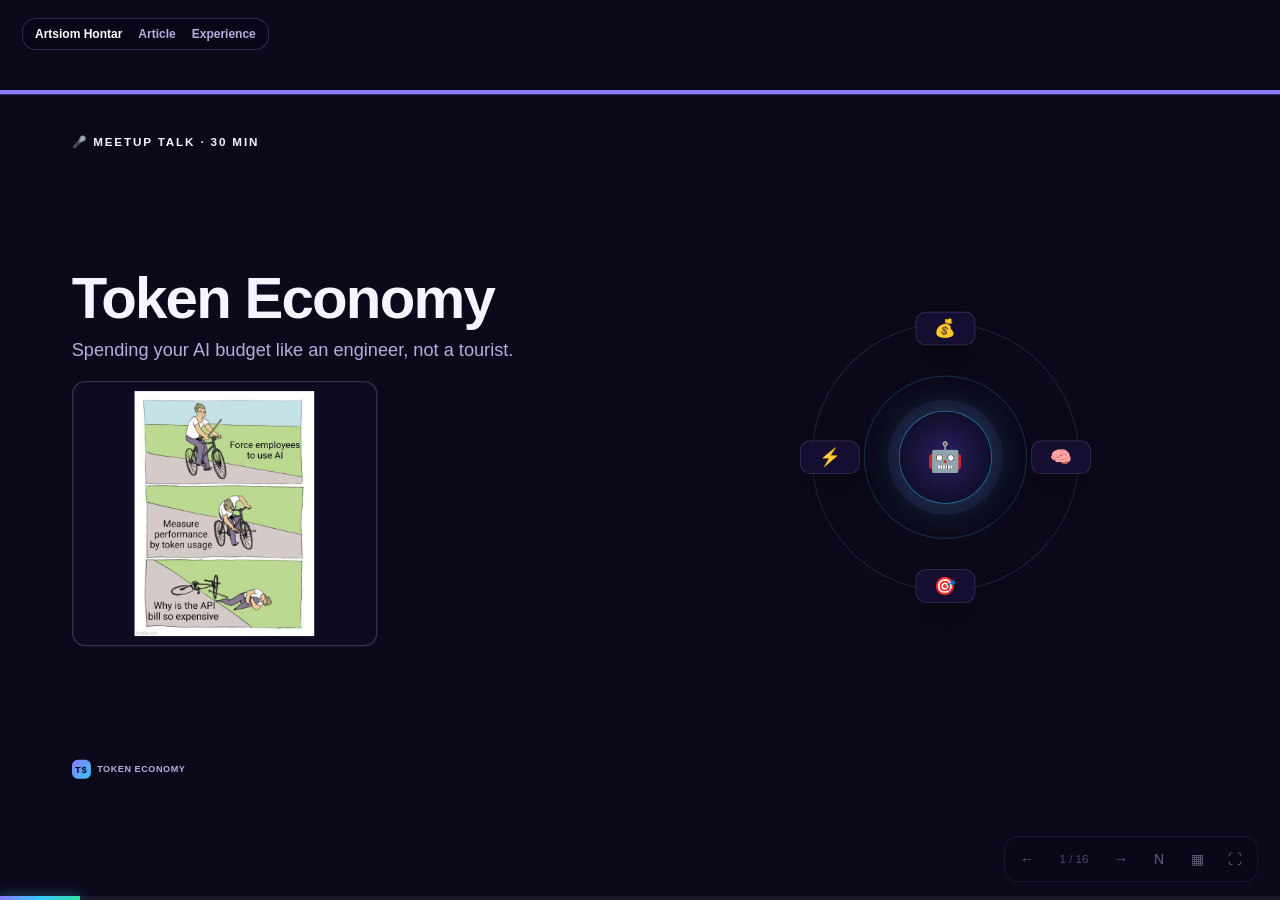
<file: decks/token-economy/index.html>
<!doctype html>
<html lang="en">
<head>
<meta charset="utf-8">
<meta name="viewport" content="width=device-width, initial-scale=1">
<title>Token Economy — Spend Your AI Budget Like an Engineer</title>
<link rel="icon" href="../../assets/favicon.svg" type="image/svg+xml">
<style>
  :root {
    color-scheme: dark;
    --bg: #0c0a1a;
    --ink: #f6f4ff;
    --muted: #b6adde;
    --line: rgba(190, 170, 255, 0.22);
    --panel: rgba(35, 24, 66, 0.72);
    --shadow: 0 24px 60px rgba(0, 0, 0, 0.4);
    --radius: 22px;
    --c-open: #8a7bff;
    --c-model: #37c8ff;
    --c-bench: #b56bff;
    --c-tips: #35e0a1;
    --c-obs: #ffb545;
    --c-decide: #ff6fa3;
    --claude: #cc785c;
    --aws: #ff9900;
  }
  * { box-sizing: border-box; }
  html, body { width: 100%; height: 100%; margin: 0; overflow: hidden; background: var(--bg); color: var(--ink); font-family: "Segoe UI", Inter, Arial, sans-serif; }
  body::before {
    position: fixed; inset: 0; z-index: -2; content: "";
    background:
      radial-gradient(circle at 12% 8%, rgba(138,123,255,0.24), transparent 34%),
      radial-gradient(circle at 88% 18%, rgba(55,200,255,0.18), transparent 32%),
      radial-gradient(circle at 25% 92%, rgba(53,224,161,0.16), transparent 30%),
      radial-gradient(circle at 85% 88%, rgba(255,111,163,0.16), transparent 32%),
      var(--bg);
  }
  body::after {
    position: fixed; inset: 0; z-index: -1; content: "";
    background-image: linear-gradient(rgba(255,255,255,0.03) 1px, transparent 1px), linear-gradient(90deg, rgba(255,255,255,0.03) 1px, transparent 1px);
    background-size: 46px 46px;
    mask-image: radial-gradient(circle at 50% 40%, black, transparent 80%);
  }
  a { color: inherit; }
  .deck { position: absolute; top: 50%; left: 50%; width: 1760px; height: 990px; transform-origin: center center; container-type: size; container-name: deck; }
  .slide {
    position: absolute; inset: 0; display: grid; grid-template-rows: auto 1fr auto; gap: 16px;
    padding: clamp(26px, 3.2cqw, 58px) clamp(32px, 5.6cqw, 100px) 42px;
    opacity: 0; visibility: hidden; transform: translateX(40px) scale(0.985);
    transition: opacity 260ms ease, transform 320ms ease, visibility 0s linear 320ms;
    border-top: 6px solid transparent;
  }
  .slide.active { opacity: 1; visibility: visible; transform: translateX(0) scale(1); transition-delay: 0s; }
  .slide.previous { transform: translateX(-40px) scale(0.985); }
  .sec-open   { border-top-color: var(--c-open); }
  .sec-model  { border-top-color: var(--c-model); }
  .sec-bench  { border-top-color: var(--c-bench); }
  .sec-tips   { border-top-color: var(--c-tips); }
  .sec-obs    { border-top-color: var(--c-obs); }
  .sec-decide { border-top-color: var(--c-decide); }

  .eyebrow { margin: 0 0 8px; font-size: clamp(12px, 1cqw, 16px); font-weight: 800; letter-spacing: 0.16em; text-transform: uppercase; }
  h1, h2, h3, p { margin-top: 0; }
  h1 { max-width: 1100px; margin-bottom: 14px; font-size: clamp(36px, 5.2cqw, 80px); line-height: 1.02; letter-spacing: -0.03em; }
  h2 { margin-bottom: 4px; font-size: clamp(26px, 3.1cqw, 48px); line-height: 1.05; letter-spacing: -0.02em; }
  h3 { margin-bottom: 8px; color: #fff; font-size: clamp(15px, 1.25cqw, 21px); line-height: 1.2; }
  .subtitle { max-width: 900px; color: var(--muted); font-size: clamp(16px, 1.6cqw, 25px); line-height: 1.4; }
  .content { min-height: 0; align-self: stretch; overflow: auto; display: flex; flex-direction: column; justify-content: center; align-content: center; gap: 14px; }
  .content.grid-2, .content.grid-3, .content.grid-4, .content.grid-5,
  .content.split-40, .content.split-60, .content.split-30-70, .content.split-70-30 { align-content: center; }
  .footer { display: flex; align-items: center; justify-content: space-between; gap: 16px; min-height: 28px; color: var(--muted); font-size: 12.5px; }
  .brand { display: flex; align-items: center; gap: 9px; font-weight: 800; letter-spacing: 0.06em; text-transform: uppercase; }
  .brand-mark { display: grid; width: 26px; height: 26px; place-items: center; border-radius: 8px; background: linear-gradient(135deg, #8a7bff, #37c8ff); color: #0c0a1a; font-size: 13px; font-weight: 900; }
  .links { display: flex; flex-wrap: wrap; gap: 10px; }
  .deck-nav {
    position: fixed;
    top: 18px;
    left: 22px;
    z-index: 50;
    display: flex;
    flex-wrap: wrap;
    align-items: center;
    gap: 8px 16px;
    padding: 8px 12px;
    border: 1px solid var(--line);
    border-radius: 14px;
    background: rgba(10, 6, 24, 0.72);
    backdrop-filter: blur(14px);
    color: var(--muted);
    font-size: 12px;
  }
  .deck-nav a {
    color: inherit;
    font-weight: 700;
    text-decoration: none;
  }
  .deck-nav a:hover { color: #fff; }
  .deck-nav .deck-brand { color: #fff; }

  .grid-2, .grid-3, .grid-4, .grid-5 { display: grid; align-content: start; gap: 14px; }
  .grid-2 { grid-template-columns: repeat(2, minmax(0,1fr)); }
  .grid-3 { grid-template-columns: repeat(3, minmax(0,1fr)); }
  .grid-4 { grid-template-columns: repeat(4, minmax(0,1fr)); }
  .grid-5 { grid-template-columns: repeat(5, minmax(0,1fr)); }
  .split-60 { display: grid; grid-template-columns: minmax(0,1.35fr) minmax(260px,0.85fr); gap: 22px; align-items: stretch; }
  .split-40 { display: grid; grid-template-columns: minmax(260px,0.8fr) minmax(0,1.2fr); gap: 22px; align-items: stretch; }
  .split-30-70 { display: grid; grid-template-columns: minmax(220px,0.62fr) minmax(0,1.38fr); gap: 22px; align-items: stretch; }
  .split-70-30 { display: grid; grid-template-columns: minmax(0,1.7fr) minmax(240px,1fr); gap: 22px; align-items: stretch; }
  .stack { display: flex; flex-direction: column; gap: 14px; justify-content: center; }
  .stack.top { justify-content: flex-start; }
  .fill { display: flex; flex-direction: column; gap: 12px; height: 100%; }
  .fill .card, .fill .table-wrap { flex: none; }

  .card {
    position: relative; padding: 16px 18px; border: 1px solid var(--line); border-radius: var(--radius);
    background: linear-gradient(150deg, rgba(50,34,90,0.85), rgba(20,14,40,0.7)); box-shadow: var(--shadow);
  }
  .card .icon { font-size: 30px; display:block; margin-bottom: 6px; }
  .card-copy { color: var(--muted); font-size: clamp(12.5px, 1.02cqw, 17px); line-height: 1.4; }
  .card-meme-img { max-width: 100%; max-height: 92px; width: auto; height: auto; object-fit: contain; display: block; border-radius: 10px; margin: 4px auto 8px; background: #fff; }
  .meme-row { display: flex; align-items: center; gap: 18px; }
  .meme-row img { max-width: 150px; width: 100%; height: auto; border-radius: 12px; flex-shrink: 0; background: #fff; box-shadow: 0 10px 22px rgba(0,0,0,0.4); }
  .meme-row p { margin: 0; }
  .term-card { padding: 11px 14px; }
  .term-card .icon { display: block; margin-bottom: 3px; font-size: 21px; }
  .term-card h3 { margin-bottom: 3px; font-size: clamp(13px, 1.05cqw, 17px); }
  .term-card .card-copy { font-size: clamp(11px, 0.86cqw, 14px); line-height: 1.28; }
  .title-banner { display: flex; align-items: center; justify-content: space-between; gap: 24px; }
  .title-banner img { height: clamp(56px, 7cqw, 92px); width: auto; border-radius: 10px; background: #fff; box-shadow: var(--shadow); flex-shrink: 0; }
  .stat-row { display: flex; gap: 14px; }
  .stat-chip { flex: 1; text-align: center; padding: 14px 10px; border-radius: 14px; border: 1px solid var(--line); background: rgba(35,24,66,0.55); }
  .stat-chip b { display: block; font-size: clamp(18px, 1.6cqw, 26px); color: var(--c-model); }
  .stat-chip span { display: block; margin-top: 4px; font-size: clamp(11px, 0.85cqw, 13px); color: var(--muted); }

  .statement {
    padding: 16px 20px; border-left: 5px solid var(--c-open); border-radius: 0 18px 18px 0;
    background: rgba(138,123,255,0.1); color: #f1eeff; font-size: clamp(15px, 1.55cqw, 23px); font-weight: 650; line-height: 1.3;
  }

  .pill-row { display: flex; flex-wrap: wrap; gap: 9px; }
  .pill, .link-chip {
    display: inline-flex; align-items: center; gap: 6px; min-height: 28px; padding: 6px 11px;
    border: 1px solid var(--line); border-radius: 999px; background: rgba(138,123,255,0.14); color: #eae6ff;
    font-size: 12px; font-weight: 700; text-decoration: none;
  }
  .link-chip:hover { border-color: #37c8ff; background: rgba(55,200,255,0.16); }
  .link-chip::after { content: "↗"; color: #37c8ff; }

  .tag { display:inline-block; padding: 2px 10px; border-radius: 12px; font-size: 0.6em; margin-left: 8px; vertical-align: middle; font-weight: 800; }
  .tag-cheap { background: #123a2c; color: #6ef2b8; }
  .tag-mid { background: #35300f; color: #ffd76e; }
  .tag-frontier { background: #3a1330; color: #ff8fce; }

  .clean-list { display: grid; align-content: start; gap: 9px; margin: 0; padding: 0; list-style: none; }
  .clean-list li { position: relative; padding-left: 24px; color: #e3ddff; font-size: clamp(13px, 1.1cqw, 17px); line-height: 1.35; }
  .clean-list li::before { position: absolute; top: 0.48em; left: 0; width: 7px; height: 7px; content: ""; border-radius: 50%; background: var(--dot, #37c8ff); box-shadow: 0 0 12px var(--dot, #37c8ff); }

  .metric { display: flex; min-height: 82px; flex-direction: column; justify-content: space-between; padding: 13px 16px; border: 1px solid var(--line); border-radius: 16px; background: rgba(20,14,40,0.6); }
  .metric strong { font-size: clamp(20px, 2.2cqw, 36px); line-height: 1; }
  .metric span { color: var(--muted); font-size: 12px; }

  .table-wrap { overflow: hidden; border: 1px solid var(--line); border-radius: 16px; background: rgba(18,12,36,0.72); box-shadow: var(--shadow); }
  table { width: 100%; border-collapse: collapse; font-size: clamp(10.5px, 0.9cqw, 14px); }
  th, td { padding: 9px 11px; border-bottom: 1px solid var(--line); text-align: left; vertical-align: top; }
  th { background: rgba(138,123,255,0.16); color: #b7e6ff; font-size: 10.5px; letter-spacing: 0.06em; text-transform: uppercase; }
  tr:last-child td { border-bottom: 0; }
  td { color: #e6e1ff; }
  tr.win td { background: rgba(53,224,161,0.08); font-weight: 700; }
  code { font-family: "Cascadia Code", Consolas, monospace; color: #bdf0ff; }

  .bar-row { display: grid; grid-template-columns: 160px 1fr 56px; gap: 8px; align-items: center; }
  .bar-label { font-size: 12px; color: #e3ddff; }
  .bar-track { height: 12px; border-radius: 8px; background: rgba(255,255,255,0.06); overflow: hidden; }
  .bar-fill { height: 100%; border-radius: 8px; background: linear-gradient(90deg, #8a7bff, #37c8ff); }
  .bar-value { font-size: 11px; color: var(--muted); text-align: right; }

  .screenshot-slot { border: 2px dashed rgba(190,170,255,0.4); border-radius: 18px; padding: 1.6em 1em; text-align: center; background: rgba(138,123,255,0.05); }
  .screenshot-slot .big { font-size: 34px; display: block; margin-bottom: 4px; }
  .screenshot-img { width: 100%; height: 100%; display: flex; align-items: center; justify-content: center; border: 1px solid var(--line); border-radius: 18px; background: #fff; box-shadow: var(--shadow); overflow: hidden; padding: 8px; }
  .screenshot-img img { width: 100%; height: auto; max-height: 100%; object-fit: contain; border-radius: 10px; }
  .caption { margin-top: 6px; color: var(--muted); font-size: 11.5px; text-align: center; }

  .ref-table td a { color: #9fd8ff; text-decoration: none; font-weight: 700; }
  .ref-table td a:hover { text-decoration: underline; }
  .recap-grid { display: grid; grid-template-columns: repeat(3, minmax(0,1fr)); align-content: start; gap: 10px; }
  .recap-chip { padding: 10px 12px; border: 1px solid var(--line); border-radius: 12px; background: rgba(20,14,40,0.6); font-size: 12.5px; color: #e3ddff; line-height: 1.35; }
  .recap-chip b { display: block; color: #fff; font-size: 13px; margin-bottom: 2px; }

  /* portrait photo frame */
  .portrait-frame { width: min(30cqw, 320px); height: min(58cqh, 400px); border-radius: 20px; overflow: hidden; border: 1px solid var(--line); box-shadow: var(--shadow); flex-shrink: 0; }
  .portrait-frame img { width: 100%; height: 100%; object-fit: cover; object-position: top center; display: block; }

  /* about-me two-column layout: image sized to content, text fills the rest */
  .about-layout { display: grid; grid-template-columns: auto minmax(0,1fr); gap: 40px; align-items: center; height: 100%; }
  .name-title { margin: 0 0 6px; font-size: clamp(30px, 3.4cqw, 52px); font-weight: 800; letter-spacing: -0.02em; color: #fff; }
  .bio-line { max-width: 900px; color: var(--muted); font-size: clamp(16px, 1.5cqw, 23px); line-height: 1.45; }
  .bio-line b { color: #f1eeff; }

  /* real certification badge images, 3-up */
  .badge-row { display: flex; gap: 22px; align-items: flex-end; margin-top: 6px; }
  .badge-item { display: flex; flex-direction: column; align-items: center; gap: 8px; text-align: center; width: 140px; }
  .badge-item img { width: 108px; height: 108px; object-fit: contain; filter: drop-shadow(0 8px 18px rgba(0,0,0,0.45)); }
  .badge-item span { font-size: 12px; font-weight: 700; color: #e3ddff; line-height: 1.25; }

  /* certification badges (list form, still available) */
  .cert-grid { display: grid; grid-template-columns: repeat(2, minmax(0,1fr)); gap: 8px; }
  .cert-row { display: grid; grid-template-columns: 36px 1fr; gap: 10px; align-items: center; padding: 8px 10px; border: 1px solid var(--line); border-radius: 12px; background: rgba(18,12,36,0.55); }
  .cert-icon { width: 36px; height: 36px; border-radius: 50%; display: grid; place-items: center; font-weight: 900; font-size: 13px; color: #14101f; }
  .cert-icon.claude { background: var(--claude); }
  .cert-icon.aws { background: var(--aws); }
  .cert-name { font-size: 12px; font-weight: 700; color: #f1eeff; line-height: 1.2; }
  .cert-meta { font-size: 10.5px; color: var(--muted); }

  /* hero orbit */
  .hero-layout { display: grid; grid-template-columns: minmax(0,1.05fr) minmax(320px,0.95fr); gap: 40px; align-items: center; }
  .hero-orbit { position: relative; display: grid; width: min(34cqw, 46cqh, 400px); aspect-ratio: 1; place-items: center; justify-self: center; }
  .hero-orbit::before, .hero-orbit::after { position: absolute; content: ""; border: 1px solid var(--line); border-radius: 50%; }
  .hero-orbit::before { inset: 4%; }
  .hero-orbit::after { inset: 22%; border-color: rgba(55,200,255,0.3); }
  .hero-core { z-index: 2; display: grid; width: 128px; height: 128px; place-items: center; border: 1px solid rgba(55,200,255,0.6); border-radius: 50%; background: radial-gradient(circle, #2b1f66, #12102c 65%); box-shadow: 0 0 0 15px rgba(138,123,255,0.08), 0 0 55px rgba(55,200,255,0.25); font-size: 40px; }
  .orbit-label { position: absolute; z-index: 3; min-width: 82px; padding: 8px 12px; border: 1px solid var(--line); border-radius: 14px; background: rgba(24,16,50,0.92); box-shadow: var(--shadow); text-align: center; font-size: 24px; }
  .orbit-label.one { top: 0; left: 50%; transform: translateX(-50%); }
  .orbit-label.two { top: 50%; right: 0; transform: translateY(-50%); }
  .orbit-label.three { bottom: 0; left: 50%; transform: translateX(-50%); }
  .orbit-label.four { top: 50%; left: 0; transform: translateY(-50%); }

  /* vertical stepper */
  .stepper { display: grid; align-content: start; gap: 8px; position: relative; }
  .step-row { display: grid; grid-template-columns: 30px 1fr; gap: 10px; align-items: center; padding: 8px 10px; border: 1px solid var(--line); border-radius: 12px; background: rgba(20,14,40,0.55); }
  .step-num { width: 30px; height: 30px; border-radius: 50%; display: grid; place-items: center; font-weight: 800; font-size: 13px; background: rgba(138,123,255,0.22); color: #cdd6ff; }
  .step-row strong { font-size: 12.5px; color: #fff; }
  .step-row span { font-size: 11px; color: var(--muted); }

  /* meme + brain-ladder */
  .meme-panel { border: 2px solid var(--line); border-radius: 18px; padding: 12px; background: rgba(18,12,36,0.65); text-align: center; }
  .meme-panel .face { font-size: 46px; display:block; margin-bottom: 4px; }
  .meme-panel .cap { font-weight: 700; font-size: clamp(12px, 1cqw, 16px); color: #f1eeff; }
  .brain-steps { display: grid; align-content: start; gap: 8px; }
  .brain-row { display: grid; grid-template-columns: 52px 1fr; gap: 12px; align-items: center; padding: 8px 12px; border: 1px solid var(--line); border-radius: 14px; background: rgba(18,12,36,0.6); }
  .brain-row .face { font-size: 28px; text-align: center; }
  .brain-row .cap { font-size: clamp(11.5px, 1cqw, 15px); }
  .brain-row.t1 { opacity: 0.6; }
  .brain-row.t2 { opacity: 0.78; }
  .brain-row.t3 { border-color: #37c8ff; }
  .brain-row.t4 { border-color: #35e0a1; box-shadow: 0 0 20px rgba(53,224,161,0.2); }

  .fine-illustration { text-align: center; padding: 18px; border-radius: 18px; background: radial-gradient(circle at 50% 30%, rgba(255,120,60,0.25), transparent 70%), rgba(18,12,36,0.6); border: 1px solid rgba(255,140,80,0.35); }
  .fine-illustration .stack-emoji { font-size: 48px; line-height: 1; }
  .fine-illustration .say { margin-top: 8px; font-weight: 800; color: #ffcf9e; font-size: 12.5px; }

  .flow-row { display: grid; grid-template-columns: repeat(3, minmax(0,1fr)); gap: 16px; align-items: center; }
  .flow-row-5 { grid-template-columns: repeat(5, minmax(0,1fr)); }
  .flow-step { position: relative; display: grid; min-height: 96px; place-content: center; padding: 12px; border: 1px solid var(--line); border-radius: 16px; background: var(--panel); text-align: center; }
  .flow-step:not(:last-child)::after { position: absolute; top: 50%; right: -18px; content: "→"; color: #37c8ff; font-size: 20px; transform: translateY(-50%); }
  .flow-step strong { display: block; margin-bottom: 4px; color: #fff; font-size: clamp(12.5px, 1.1cqw, 17px); }
  .flow-step span { color: var(--muted); font-size: 11px; line-height: 1.3; }

  .controls { position: fixed; right: 22px; bottom: 18px; z-index: 20; display: flex; gap: 6px; align-items: center; padding: 6px; border: 1px solid var(--line); border-radius: 14px; background: rgba(10,6,24,0.78); backdrop-filter: blur(14px); opacity: 0.4; transition: opacity 180ms ease; }
  .controls:hover, .controls:focus-within { opacity: 1; }
  .control-button { display: grid; width: 32px; height: 32px; place-items: center; border: 0; border-radius: 9px; background: transparent; color: #e3ddff; cursor: pointer; font-size: 14px; }
  .control-button:hover { background: rgba(138,123,255,0.25); }
  .counter { min-width: 50px; color: var(--muted); font-size: 11.5px; text-align: center; }
  .progress { position: fixed; right: 0; bottom: 0; left: 0; z-index: 30; height: 4px; background: rgba(255,255,255,0.06); }
  .progress-bar { height: 100%; width: 0; background: linear-gradient(90deg, #8a7bff, #37c8ff, #35e0a1); box-shadow: 0 0 12px rgba(55,200,255,0.6); transition: width 220ms ease; }
  .notes-panel { position: fixed; right: 24px; bottom: 70px; z-index: 40; width: min(520px, calc(100vw - 48px)); max-height: 40vh; padding: 18px 20px; overflow: auto; border: 1px solid rgba(55,200,255,0.4); border-radius: 18px; background: rgba(8,5,20,0.97); box-shadow: var(--shadow); color: #e3ddff; font-size: 14.5px; line-height: 1.5; opacity: 0; visibility: hidden; transform: translateY(10px); transition: 180ms ease; }
  .notes-panel.visible { opacity: 1; visibility: visible; transform: translateY(0); }
  .notes-panel strong { display: block; margin-bottom: 8px; color: #37c8ff; font-size: 11px; letter-spacing: 0.12em; text-transform: uppercase; }
  .notes { display: none; }

  .overview-mode { overflow: auto; }
  .overview-mode .deck { position: static !important; top: auto !important; left: auto !important; width: auto !important; height: auto !important; transform: none !important; display: grid; grid-template-columns: repeat(3, minmax(300px, 1fr)); gap: 16px; padding: 22px; }
  .overview-mode .slide { position: relative; inset: auto; min-height: 220px; padding: 18px; opacity: 1; visibility: visible; transform: none; border: 1px solid var(--line); border-radius: 16px; background: #150e2c; cursor: pointer; }
  .overview-mode .slide:hover { border-color: #37c8ff; }
  .overview-mode .slide > .content { overflow: hidden; transform: scale(0.42); transform-origin: top left; width: 235%; height: 170%; }
  .overview-mode .slide > header h1, .overview-mode .slide > header h2 { font-size: 22px; }
  @media (max-width: 700px) {
    .deck-nav {
      top: 10px;
      left: 10px;
      gap: 6px 10px;
      padding: 7px 9px;
      font-size: 10px;
    }
  }
</style>
</head>
<body>
<nav class="deck-nav" aria-label="Presentation navigation">
  <a class="deck-brand" href="../../">Artsiom Hontar</a>
  <a href="../../blog/token-economy.html">Article</a>
  <a href="../../experience/">Experience</a>
</nav>
<main class="deck">

  <!-- 1: TITLE -->
  <section class="slide active sec-open" data-title="Title">
    <header><p class="eyebrow">🎤 Meetup Talk · 30 min</p></header>
    <div class="content hero-layout">
      <div>
        <h1>Token Economy</h1>
        <p class="subtitle">Spending your AI budget like an engineer, not a tourist.</p>
        <div class="meme-panel" style="margin-top:22px; max-width:420px">
          <img src="../../assets/opener-meme.png" alt="Meme: force employees to use AI, measure performance by token usage, why is the API bill so expensive" style="width:100%; max-height:34cqh; object-fit:contain; border-radius:12px; display:block">
        </div>
      </div>
      <div class="hero-orbit" aria-hidden="true">
        <div class="hero-core">🤖</div>
        <div class="orbit-label one">💰</div>
        <div class="orbit-label two">🧠</div>
        <div class="orbit-label three">🎯</div>
        <div class="orbit-label four">⚡</div>
      </div>
    </div>
    <footer class="footer"><div class="brand"><span class="brand-mark">T$</span> Token Economy</div></footer>
    <aside class="notes">Open cold. One line: "Everyone here already uses AI daily — tonight is about spending the budget better, not about what AI is."</aside>
  </section>

  <!-- 2: ABOUT + CERTS -->
  <section class="slide sec-open" data-title="Who's talking">
    <header><p class="eyebrow">🙋 About me</p></header>
    <div class="content about-layout">
      <div class="portrait-frame"><img src="../../assets/me.png" alt="Artsiom Hontar"></div>
      <div class="stack">
        <h1 class="name-title">Artsiom Hontar</h1>
        <p class="bio-line"><b>8+ years</b> as a software engineer, <b>3 of them</b> spent living inside AI agent workflows day to day — the same daily grind most of you already know.</p>
        <p class="bio-line">Right now that's <b>100M+ tokens/day</b> across coding, architecture reviews, incident ops, and story/spec writing — enough volume that "just add more context" stopped being free a long time ago.</p>
        <div class="badge-row">
          <div class="badge-item"><img src="../../assets/claude-prof.png" alt="Claude Certified Architect — Professional"><span>Claude Certified Architect<br>Professional</span></div>
          <div class="badge-item"><img src="../../assets/aws-gen-ai-prof.png" alt="AWS Certified Generative AI Developer — Professional"><span>AWS Generative AI Developer<br>Professional</span></div>
          <div class="badge-item"><img src="../../assets/aws-sa-prof.png" alt="AWS Certified Solutions Architect — Professional"><span>AWS Solutions Architect<br>Professional</span></div>
        </div>
      </div>
    </div>
    <footer class="footer"><div class="brand"><span class="brand-mark">T$</span> Intro</div></footer>
    <aside class="notes">Keep to ~1 minute. Credibility, not biography. Badges shown are real, pulled from my own certification wallet — no outbound links, just the proof.</aside>
  </section>

  <!-- 3: VOCAB + AGENDA -->
  <section class="slide sec-open" data-title="Vocabulary & Agenda">
    <header><p class="eyebrow">🧩 Aligning definitions, not teaching them</p><h2>Six terms, five stops</h2></header>
    <div class="content fill">
      <div class="split-70-30" style="align-items:start">
        <div class="grid-2" style="gap:10px">
          <article class="card term-card"><span class="icon">🔌</span><h3>MCP</h3><p class="card-copy">Model Context Protocol — a server exposing tools/resources over a standard interface. Loaded whole, every turn.</p></article>
          <article class="card term-card"><span class="icon">🎒</span><h3>Skills</h3><p class="card-copy">Packaged, on-demand instructions the agent loads only when a task matches — pointer first, body on demand.</p></article>
          <article class="card term-card"><span class="icon">🐴</span><h3>Harness</h3><p class="card-copy">The runtime/loop (CLI, IDE ext., cloud agent) that turns a raw model into an actor with tools and memory.</p></article>
          <article class="card term-card"><span class="icon">🪝</span><h3>Hooks</h3><p class="card-copy">Pre/post tool-call interception — filter, block, or rewrite behavior before it costs you a turn.</p></article>
          <article class="card term-card"><span class="icon">🧩</span><h3>Context Engineering</h3><p class="card-copy">Deliberately curating what enters the context window — the discipline behind every tip tonight.</p></article>
          <article class="card term-card"><span class="icon">💾</span><h3>Prompt Caching</h3><p class="card-copy">Reusing a stable prefix so repeated context is billed once, not re-sent every single turn.</p></article>
        </div>
        <div class="meme-panel" style="padding:10px">
          <img src="../../assets/agent-harness-meme.png" alt="Meme: ChatGPT wrapper vs Agent Harness" style="max-width:100%; max-height:420px; object-fit:contain; border-radius:12px; display:block; margin:0 auto">
        </div>
      </div>
      <p class="subtitle" style="margin:6px 0 0">Tonight's playbook — five stops from picking a model to deciding when not to use one.</p>
      <div class="flow-row flow-row-5">
        <div class="flow-step"><strong>1 · Model + harness</strong><span>Choose the pair</span></div>
        <div class="flow-step"><strong>2 · Measure</strong><span>Effectiveness, not vibes</span></div>
        <div class="flow-step"><strong>3 · Reduce</strong><span>Concrete token tips</span></div>
        <div class="flow-step"><strong>4 · Observe</strong><span>See where tokens go</span></div>
        <div class="flow-step"><strong>5 · Decide</strong><span>AI vs. you</span></div>
      </div>
    </div>
    <footer class="footer"><div class="brand"><span class="brand-mark">T$</span> Vocabulary & Agenda</div></footer>
    <aside class="notes">Fast slide, ~60 seconds combined. Don't over-explain vocab — audience already works with these; agenda is just a map, not a discussion.</aside>
  </section>

  <!-- 4: MODEL SELECTION (merged) -->
  <section class="slide sec-model" data-title="Model selection">
    <header><p class="eyebrow">01 · Model selection</p><h2>Pick the model the task needs — not a default</h2></header>
    <div class="content split-40">
      <div class="fill" style="justify-content:space-between">
        <div class="card" style="display:flex; align-items:center; justify-content:center; flex:0 0 635px; padding:8px; min-height:635px">
          <img src="../../assets/using-opus-meme.png" alt="Meme: me using Claude Opus to rename a file" style="width:100%; height:100%; object-fit:contain; border-radius:10px">
        </div>
        <div class="statement" style="border-color:#37c8ff; background:rgba(55,200,255,0.08); padding:10px 16px; font-size:clamp(13px,1.25cqw,18px)">My own default under tight budgets: <b>Claude Sonnet</b> (mid) or <b>GPT-5.6 Luna at high reasoning</b> — escalate only when the task actually stalls.</div>
      </div>
      <div class="fill" style="justify-content:space-between">
        <div class="table-wrap">
          <table>
            <thead><tr><th>Tier</th><th>Anthropic</th><th>OpenAI</th><th>Best for</th></tr></thead>
            <tbody>
              <tr><td>Cheap <span class="tag tag-cheap">$</span></td><td>Haiku</td><td>GPT-5.6 Luna</td><td>Mechanical edits, formatting, triage — or budget mode at high reasoning</td></tr>
              <tr><td>Mid <span class="tag tag-mid">$$</span></td><td>Sonnet</td><td>GPT-5.6 Terra</td><td>Day-to-day implementation, well-specified features</td></tr>
              <tr><td>Frontier <span class="tag tag-frontier">$$$</span></td><td>Opus / Fable</td><td>GPT-5.6 Sol</td><td>Genuinely ambiguous architecture, hard debugging — when budget allows</td></tr>
            </tbody>
          </table>
        </div>
        <div class="card" style="display:flex; align-items:center; gap:12px; padding:10px 16px">
          <span style="font-size:clamp(20px,2cqw,28px)">🔥</span>
          <p class="card-copy"><b>The habit trap:</b> reaching for the frontier model out of habit, for a task the cheap tier finishes in 2 seconds.</p>
        </div>
        <ul class="clean-list" style="--dot:#37c8ff">
          <li>Decide by <b>task complexity</b>, never by "always pick the best available"</li>
          <li>Stuck after repeated failed attempts → escalate one tier, don't multiply turns on the same model</li>
          <li>Escalating one tier and succeeding first try is usually cheaper than 3 retries on the cheap tier</li>
          <li>De-escalate too: once a frontier model produces a plan, hand the mechanical execution back to a cheap/mid model</li>
        </ul>
        <div class="card" style="padding:10px 16px">
          <h3 style="margin-bottom:4px">🗓️ A real week</h3>
          <ul class="clean-list" style="--dot:#37c8ff; gap:5px">
            <li style="font-size:clamp(11px,1cqw,15px)"><b>Luna/Haiku:</b> renaming a field across 40 files, writing a changelog entry, triaging 20 GitHub issues</li>
            <li style="font-size:clamp(11px,1cqw,15px)"><b>Sonnet/Terra:</b> implementing a well-specified feature end-to-end, writing tests, most PR-sized work</li>
            <li style="font-size:clamp(11px,1cqw,15px)"><b>Opus/Fable/Sol:</b> a genuinely ambiguous migration plan, a production incident with no obvious cause</li>
          </ul>
        </div>
        <div class="statement" style="border-color:#ff6fa3; background:rgba(255,111,163,0.08)">Anti-pattern to avoid: leaving the harness on <b>auto-router</b> permanently. Auto-routing helps if your habit is defaulting to a frontier model for everything — it saves you from yourself. But once you understand each model's real cost and ability, manual routing beats auto every time.</div>
      </div>
    </div>
    <footer class="footer"><div class="brand"><span class="brand-mark">T$</span> Model selection</div></footer>
  </section>

  <!-- 5: HARNESS TAX -->
  <section class="slide sec-model" data-title="Harness Tax">
    <header><p class="eyebrow">01 · Model + harness</p><h2>The harness is part of the model choice</h2></header>
    <div class="content split-40">
      <div class="stack">
        <div class="screenshot-img" style="background:#171717; padding:8px"><img src="../../assets/harnesstax.png" alt="HarnessTax performance-cost chart comparing Claude Code, Codex, and Pi across seven models"></div>
        <p class="caption">HarnessTax: 21 model–harness pairs across SWE-bench Lite and Terminal-Bench 2.0. The same model can land at a very different cost depending on the runtime around it.</p>
      </div>
      <div class="fill">
        <div class="card">
          <h3>🧪 What the study measured</h3>
          <p class="card-copy"><b>7 models × 3 harnesses</b> — Claude Code, Codex CLI, and Pi — on the same 30 tasks, three runs per task, using official benchmark evaluators.</p>
        </div>
        <div class="grid-3">
          <div class="metric"><strong>~2.0×</strong><span>Claude Code cost vs. Pi on SWE-bench Lite</span></div>
          <div class="metric"><strong>±2%</strong><span>Average harness effect on SWE-bench Lite success</span></div>
          <div class="metric"><strong>9 / 12</strong><span>Alternative harnesses had the best observed success</span></div>
        </div>
        <ul class="clean-list" style="--dot:#37c8ff">
          <li><b>Pi reaches the Pareto frontier</b> on both benchmarks with four core tools: read, write, edit, and bash</li>
          <li><b>Claude Code's first context is over 10× Pi's</b> on average — the harness tax can start before the task begins</li>
          <li>On Terminal-Bench 2.0, Claude Code costs about <b>1.5× Pi</b> across shared models, while success stays within roughly <b>±5%</b></li>
        </ul>
        <div class="statement" style="border-color:#37c8ff; background:rgba(55,200,255,0.08)">A default harness can be a hidden <b>harness tax</b>. Benchmark the <b>model × harness pair</b>, not the model alone.</div>
      </div>
    </div>
    <footer class="footer"><div class="links"><a class="link-chip" href="https://harnesstax.github.io/" target="_blank" rel="noopener">harnesstax.github.io</a></div></footer>
    <aside class="notes">The important distinction is cost, not a universal success-rate winner. HarnessTax reports similar quality with large cost differences, and it shows that a minimal harness can be competitive. Treat these as benchmark-specific findings, not a permanent ranking.</aside>
  </section>

  <!-- 6: BENCHMARK -->
  <section class="slide sec-bench" data-title="DeepSWE">
    <header><p class="eyebrow">02 · Measure effectiveness, not vibes</p><h2>DeepSWE — effectiveness per closed task, not "trust me bro"</h2></header>
    <div class="content split-60">
      <div class="stack">
        <div class="screenshot-img"><img src="../../assets/deepswe-bench.png" alt="DeepSWE leaderboard: score vs average cost per task"></div>
        <p class="caption">DeepSWE leaderboard — score (%) vs. avg. cost per task, 113 tasks, 57 model/effort configs.</p>
      </div>
      <div class="fill">
        <div class="card">
          <h3>📈 What the chart actually shows</h3>
          <p class="card-copy">Each dot is one model/reasoning-effort config, plotted by <b>score achieved</b> vs. <b>$ spent per task</b>. Reading it left-to-right past the knee shows which configs burn budget for marginal score gains.</p>
        </div>
        <ul class="clean-list" style="--dot:#b56bff">
          <li><b>Contamination-free:</b> tasks written from scratch — no model has memorized the answer</li>
          <li><b>High diversity:</b> 91 repositories across 5 languages, so a win generalizes past one codebase style</li>
          <li><b>Reliable verification:</b> hand-written behavioral verifiers, not implementation-detail diffing</li>
        </ul>
        <div class="card">
          <h3>🔍 Read the whole board, not just the top row</h3>
          <ul class="clean-list" style="--dot:#37c8ff">
            <li><b>Gemini Flash</b> often lands strong completeness at a low price — but takes the most iterations and the longest wall-clock time to get there</li>
            <li><b>Reasoning effort moves the needle more than the model name:</b> GPT-5.6 Luna goes from ~2% task completion at low effort to ~80% at high effort on the same weights</li>
          </ul>
        </div>
        <div class="statement" style="border-color:#b56bff; background:rgba(181,107,255,0.08)">Check benchmarks like this one regularly — the fit between model and task type shifts every release.</div>
      </div>
    </div>
    <footer class="footer"><div class="links"><a class="link-chip" href="https://deepswe.datacurve.ai/" target="_blank" rel="noopener">deepswe.datacurve.ai</a></div></footer>
    <aside class="notes">Rankings shift fast — pull the live leaderboard before the talk instead of trusting this screenshot.</aside>
  </section>

  <!-- 6: CLI vs MCP -->
  <section class="slide sec-tips" data-title="CLI vs MCP">
    <header><p class="eyebrow">03 · Token-reduction playbook</p><h2>CLI beats MCP — almost always</h2></header>
    <div class="content fill" style="justify-content:flex-start; gap:20px">
      <article class="card meme-row" style="align-items:center">
        <img src="../../assets/mcp-vs-cli.png" alt="AI agent integration: MCP (Model Context Protocol) vs Command-Line Interface (CLI)" style="max-width:220px; background:#fff; padding:6px">
        <p class="card-copy">Same job, two integration shapes: an <b>MCP server</b> exposes every tool schema up front and pays for it every turn, a <b>CLI</b> is read once and then just called — the benchmark below is what that difference costs in practice.</p>
      </article>
      <div class="table-wrap">
        <table>
          <thead><tr><th>Interface</th><th>Input tokens</th><th>Cost/task</th><th>Turns</th><th>Success</th></tr></thead>
          <tbody>
            <tr class="win"><td>🏆 gh-axi (agent-tuned CLI)</td><td>46,462</td><td>$0.050</td><td>3</td><td>100%</td></tr>
            <tr><td>gh CLI (raw)</td><td>47,076</td><td>$0.054</td><td>3</td><td>86%</td></tr>
            <tr><td>GitHub MCP (code exec)</td><td>137,409</td><td>$0.101</td><td>7</td><td>84%</td></tr>
            <tr><td>GitHub MCP + ToolSearch</td><td>153,621</td><td>$0.147</td><td>8</td><td>82%</td></tr>
            <tr><td>GitHub MCP (eager schemas)</td><td>175,757</td><td>$0.148</td><td>6</td><td>87%</td></tr>
          </tbody>
        </table>
      </div>
      <div class="grid-3">
        <div class="card"><span class="icon">📐</span><h3>Why it wins</h3><p class="card-copy">17 real GitHub tasks × 5 repeats, same model, LLM-judged success. CLI wins tokens, cost, <i>and</i> success rate.</p></div>
        <div class="card"><span class="icon">⚙️</span><h3>The mechanism</h3><p class="card-copy">MCP schemas are loaded into context on <i>every</i> turn, whether the turn uses them or not. A CLI's help text is read once, then the agent just calls it.</p></div>
        <div class="card"><span class="icon">🧪</span><h3>Early but usable</h3><p class="card-copy">"axi" (Agent eXperience Interface) CLIs like <code>gh-axi</code> and <code>chrome-devtools-axi</code> wrap existing CLIs with agent-tuned output — still early, but already usable in production harnesses.</p></div>
      </div>
      <div class="statement" style="border-color:#35e0a1; background:rgba(53,224,161,0.08)">3× the tokens, 2× the turns, and a <b>16-point lower</b> success rate — the "convenience" of always-on MCP tools is not free.</div>
    </div>
    <footer class="footer"><div class="links"><a class="link-chip" href="https://github.com/kunchenguid/gh-axi" target="_blank" rel="noopener">github.com/kunchenguid/gh-axi</a><a class="link-chip" href="https://www.scalekit.com/blog/mcp-vs-cli-use" target="_blank" rel="noopener">scalekit.com/blog/mcp-vs-cli-use</a></div></footer>
  </section>

  <!-- 7: ESCALATION + SKILL-FIRST -->
  <section class="slide sec-tips" data-title="Skills over MCP">
    <header><p class="eyebrow">03 · Token-reduction playbook</p><h2>Skill-first beats always-on MCP and prompt bloat</h2></header>
    <div class="content split-40">
      <div class="fill">
        <div style="display:flex; gap:14px; align-items:stretch; height:600px">
          <div class="screenshot-img" style="background:#f4f4f5; aspect-ratio:9/16; height:100%; width:auto; flex:0 0 auto">
            <img src="../../assets/brains-meme.png" alt="Escalating-brain meme: small brain loads every MCP tool schema every turn, glowing brain prefers a plain CLI, bigger brain packages a Skill loaded on demand, galaxy brain delegates isolated exploration to a subagent" style="height:100%; width:100%; object-fit:contain">
          </div>
          <div class="card" style="flex:1; display:flex; flex-direction:column; justify-content:center">
            <h3>🎒 Popular skill use cases</h3>
            <ul class="clean-list" style="--dot:#35e0a1">
              <li>Parsing/generating a file format (PDF, XLSX, DOCX) — loaded only when that file type shows up</li>
              <li>House code-review standards or commit conventions — one Skill, reused across every repo</li>
              <li>An ops runbook (incident triage, release checklist) — procedural steps, not re-read prose</li>
            </ul>
          </div>
        </div>
      </div>
      <div class="fill">
        <div class="grid-3">
          <div class="card"><span class="icon">🔌</span><h3>MCP</h3><p class="card-copy">Always-loaded schemas. Cost paid every turn, used or not.</p></div>
          <div class="card"><span class="icon">📜</span><h3>Long prompt</h3><p class="card-copy">Static instructions baked in, relevant or not.</p></div>
          <div class="card" style="border-color:#35e0a1"><span class="icon">🎒</span><h3>Skills</h3><p class="card-copy">Loaded only on match — pointer first, full text on demand.</p></div>
        </div>
        <div class="statement" style="border-color:#35e0a1; background:rgba(53,224,161,0.08)">Skill-first: ship the repetitive/complex knowledge (a runbook, a house style, a tool's rules) as a Skill before reaching for an always-on MCP server or prompt bloat.</div>
        <div class="card meme-row">
          <img src="../../assets/matt-skills.png" alt="mattpocock/skills GitHub repo — 170K stars, 9.2M downloads, no slop allowed">
          <p class="card-copy">One of the most popular open Skill packs right now: <b>170K★, 9.2M downloads</b>. <b>grill-me</b> cross-examines your plan/PR before you ship it; <b>improve-codebase-architecture</b> audits a repo for deep-module violations and proposes a concrete refactor.</p>
        </div>
      </div>
    </div>
    <footer class="footer"><div class="links"><a class="link-chip" href="https://github.com/mattpocock/skills" target="_blank" rel="noopener">github.com/mattpocock/skills</a></div></footer>
  </section>

  <!-- 8: CONTEXT ENGINEERING (subagents + 1M caution) -->
  <section class="slide sec-tips" data-title="Context engineering">
    <header><p class="eyebrow">03 · Token-reduction playbook</p><h2>Context engineering: isolate, then cap</h2></header>
    <div class="content grid-3">
      <div class="card fill">
        <h3>🧑‍🚀 Subagents isolate context</h3>
        <div class="screenshot-img" style="background:#fff; height:200px"><img src="../../assets/subagents.png" alt="Main agent delegating work to subagents, each with its own context window"></div>
        <p class="card-copy">Each subagent gets its <b>own context window</b> — 50 files read, 30 commands run, two failed attempts — none of that noise reaches the parent. Only the final result crosses back.</p>
      </div>
      <div class="card fill">
        <h3>🔍 ToolSearch trims the MCP tax</h3>
        <div class="screenshot-img" style="background:#fff; height:200px"><img src="../../assets/tool-search.png" alt="ToolSearch: the agent searches a tool index on demand instead of loading every MCP tool schema up front"></div>
        <p class="card-copy">Instead of loading every MCP schema up front, the agent <b>searches a tool index</b> and pulls in only the schema it needs. Cuts the eager-load tax (175,757 → 153,621 tokens/task, slide 6) — better than nothing, still short of a CLI's 46,462.</p>
      </div>
      <div class="card fill">
        <h3>🔥 1M context ≠ better context</h3>
        <div class="screenshot-img" style="height:200px"><img src="../../assets/1m-context-bench.png" alt="MRCR v2 long-context retrieval benchmark: match ratio drops sharply as input tokens grow"></div>
        <ul class="clean-list" style="--dot:#ffb545">
          <li>MRCR v2: even <b>Opus 4.6</b> drops 91.9%→78.3% from 256K to 1M — every model degrades, none holds flat</li>
          <li>Weaker models fall off a cliff: GPT-5.4 79.3%→36.6% (128K→1M)</li>
          <li>Keep working context at <b>250–400K tokens</b> — retrieval accuracy is the real ceiling</li>
        </ul>
      </div>
    </div>
    <footer class="footer"><div class="brand"><span class="brand-mark">T$</span> Reduction tips</div></footer>
    <aside class="notes">MRCR = "multi-round co-reference resolution", an 8-needle-in-haystack retrieval test. Gemini/GPT numbers measured independently by Context Arena, not vendor self-reports.</aside>
  </section>

  <!-- 9: SHELL-LAYER (coreutils + ripgrep + RTK) -->
  <section class="slide sec-tips" data-title="Shell-layer compression">
    <header><p class="eyebrow">03 · Token-reduction playbook</p><h2>Compress before it reaches the agent</h2></header>
    <div class="content">
      <div class="grid-2">
        <article class="card"><span class="icon">🧰</span><h3>Coreutils for Windows</h3><p class="card-copy">Missing <code>grep</code>/<code>ls</code>/<code>find</code> costs extra failed calls before PowerShell fallback.<br><code>winget install Microsoft.Coreutils</code></p></article>
        <article class="card"><span class="icon">⚡</span><h3>ripgrep</h3><p class="card-copy">Fast, agent-friendly search output.<br><code>winget install BurntSushi.ripgrep</code></p></article>
      </div>
      <div class="split-60">
        <div class="card"><span class="icon">🔧</span><h3>RTK — Rust Token Killer</h3><p class="card-copy">A local CLI proxy that rewrites verbose shell output (git, test runners, package managers, k8s) into a lean equivalent before the agent ever sees it. Runs transparently in front of your normal shell — no change to how you invoke commands, only to what reaches the model's context.</p><code>rtk gain</code> shows savings history<ul class="clean-list" style="--dot:#35e0a1; margin-top:10px"><li><b>6,971 commands</b> proxied, <b>10.0M tokens saved (57.6%)</b> against 17.3M input / 7.3M output tokens</li><li>Biggest wins on noisy commands: <code>rtk lint eslint</code> 99.9% saved, <code>rtk diff</code> 99.8%, <code>rtk dotnet test</code> 74–82%</li><li>Savings compound: fewer input tokens per turn also means more turns fit before a context reset is needed</li></ul></div>
        <div class="screenshot-img"><img src="../../assets/rtk-gain.png" alt="rtk gain output: 10.0M tokens saved, 57.6% efficiency, breakdown by command"></div>
      </div>
    </div>
    <footer class="footer"><div class="links"><a class="link-chip" href="https://github.com/microsoft/coreutils" target="_blank" rel="noopener">github.com/microsoft/coreutils</a><a class="link-chip" href="https://github.com/BurntSushi/ripgrep" target="_blank" rel="noopener">github.com/BurntSushi/ripgrep</a><a class="link-chip" href="https://github.com/rtk-ai/rtk" target="_blank" rel="noopener">github.com/rtk-ai/rtk</a></div></footer>
  </section>

  <!-- 10: HEADROOM -->
  <section class="slide sec-tips" data-title="Headroom">
    <header><p class="eyebrow">03 · Token-reduction playbook</p><h2>Headroom — compress on the wire</h2></header>
    <div class="content split-40">
      <div class="fill">
        <div class="screenshot-img" style="background:#0a0f0d; max-height:56%"><img src="../../assets/headroom.png" alt="Headroom compressing 55,957 tokens down to 24,340 — 57% fewer input tokens, critical line preserved byte for byte"></div>
        <div class="bar-row"><span class="bar-label">Code search (100 results)</span><div class="bar-track"><div class="bar-fill" style="width:21%"></div></div><span class="bar-value">21%</span></div>
        <div class="bar-row"><span class="bar-label">SRE incident debugging</span><div class="bar-track"><div class="bar-fill" style="width:57%"></div></div><span class="bar-value">57%</span></div>
        <div class="bar-row"><span class="bar-label">Codebase exploration</span><div class="bar-track"><div class="bar-fill" style="width:42%"></div></div><span class="bar-value">42%</span></div>
        <div class="bar-row"><span class="bar-label">GitHub issue triage</span><div class="bar-track"><div class="bar-fill" style="width:30%"></div></div><span class="bar-value">30%</span></div>
      </div>
      <div class="fill">
        <div class="card">
          <span class="icon">⚙️</span>
          <h3>How it works — four compression passes</h3>
          <ul class="clean-list" style="--dot:#35e0a1">
            <li><b>Structural dedup:</b> repeated JSON/YAML keys, boilerplate stack-frame lines, and near-identical log rows collapse to one representative + a count</li>
            <li><b>Re-encoding:</b> deeply nested JSON gets rewritten as a flatter, less punctuation-heavy format (see JSON→TOON below) — same data, far fewer tokens per field</li>
            <li><b>Salience-aware truncation:</b> the FATAL/ERROR line and its neighbors survive byte-for-byte; surrounding noise gets summarized or dropped</li>
            <li><b>Semantic chunking</b> for RAG: retrieved passages are trimmed to the sentences that actually match the query, not the whole source document</li>
          </ul>
        </div>
        <div class="grid-2">
          <div class="screenshot-img" style="background:#e8f6ff"><img src="../../assets/json-vs-toon.png" alt="JSON vs TOON encoding example"></div>
          <div class="card"><span class="icon">📦</span><h3>package.json example</h3><p class="card-copy">A generated lockfile or huge <code>package.json</code> re-encoded from JSON to TOON-style rows removes repeated <code>"key":</code> punctuation per entry — the exact same dependency data, a fraction of the tokens.</p></div>
        </div>
        <p class="card-copy">Accuracy held flat on GSM8K/TruthfulQA/SQuAD/BFCL in Headroom's own evals — compression, not summarization; nothing is guessed.</p>
      </div>
    </div>
    <footer class="footer"><div class="links"><a class="link-chip" href="https://github.com/headroomlabs-ai/headroom" target="_blank" rel="noopener">github.com/headroomlabs-ai/headroom</a></div></footer>
  </section>

  <!-- 11: PROMPT / READ-TOKEN CACHING -->
  <section class="slide sec-tips" data-title="Prompt caching economics">
    <header><p class="eyebrow">03 · Token-reduction playbook</p><h2>Don't let the cache write itself twice</h2></header>
    <div class="content split-30-70">
      <div class="stack" style="justify-content:flex-start; gap:14px">
        <div class="screenshot-img" style="background:#161310; padding:4px; max-height:220px"><img src="../../assets/prompt-cache.png" alt="Diagram: each turn resends the full context; the unchanged prefix reads from cache until the system prompt changes and the cache is rebuilt from scratch"></div>
        <p class="card-copy">Cache hits are billed far cheaper than fresh input tokens — but the cache is fragile. Two habits quietly destroy it:</p>
        <ul class="clean-list" style="--dot:#35e0a1">
          <li><b>Switching providers mid-session</b> — the cache is provider- and often model-specific; hopping between Claude/GPT/Gemini rewrites it from zero every time</li>
          <li><b>Letting a task straddle the TTL window</b> — come back after a break and you pay full write price to rebuild the same prefix</li>
        </ul>
        <div class="statement" style="border-color:#35e0a1; background:rgba(53,224,161,0.08)">Rule of thumb: a cache read runs ~10× cheaper than a fresh input token. The 1.25–2× write premium pays for itself after just one reuse.</div>
        <div class="stat-row">
          <div class="stat-chip"><b>1×</b><span>Uncached fresh input token</span></div>
          <div class="stat-chip"><b>1.25–2×</b><span>Cache write premium (paid once)</span></div>
          <div class="stat-chip"><b>0.10×</b><span>Cache read cost (paid on every reuse)</span></div>
        </div>
      </div>
      <div class="fill">
        <div class="table-wrap">
          <table>
            <thead><tr><th>Provider</th><th>Default TTL</th><th>Extended TTL</th><th>Cache write</th><th>Cache read</th></tr></thead>
            <tbody>
              <tr><td>Anthropic Claude</td><td>5 min</td><td>1 hr (paid)</td><td>1.25× (5 min) / 2.0× (1 hr)</td><td>0.10× — 90% off</td></tr>
              <tr><td>OpenAI</td><td>~5–10 min</td><td>≤ 1 hr</td><td>no premium — automatic</td><td>0.10× — 90% off</td></tr>
              <tr><td>Gemini</td><td>~10 min (proxy-level)</td><td>—</td><td>varies by proxy</td><td>discounted, provider-set</td></tr>
            </tbody>
          </table>
        </div>
        <div class="card">
          <h3>💰 Worked example — Claude Sonnet 4.6, $3/M standard input</h3>
          <p class="card-copy">A 50K-token system prompt/repo-context reused <b>20 times</b> in one session, 5-min TTL:</p>
          <ul class="clean-list" style="--dot:#37c8ff">
            <li><b>No caching:</b> 20 × 50K × $3/M = <b>$3.00</b></li>
            <li><b>With caching:</b> 1 write (50K × $3.75/M) + 19 reads (50K × $0.30/M) = $0.19 + $0.29 = <b>$0.48</b> — an <b>84% reduction</b></li>
            <li>Same 50K tokens spread across <b>2 providers</b> instead of 1 → two full-price writes, most of that saving disappears</li>
          </ul>
        </div>
      </div>
    </div>
    <footer class="footer"><div class="brand"><span class="brand-mark">T$</span> Reduction tips</div></footer>
  </section>

  <!-- 12: OBSERVABILITY (self) -->
  <section class="slide sec-obs" data-title="Observability">
    <header><p class="eyebrow">04 · Observability</p><h2>Don't monitor tokens — notice when the agent drifts</h2></header>
    <div class="content split-60">
      <div class="fill">
        <div class="card">
          <h3>🧠 Context pressure</h3>
          <p class="card-copy">Watch context % and cache-hit ratio. When it climbs, <code>/compact</code>, checkpoint, or start a new task — a bigger window ≠ a healthier session.</p>
        </div>
        <div class="card">
          <h3>🔥 Burn rate</h3>
          <p class="card-copy">Watch tokens/cost per minute. A spike means stop watching it "think harder" and inspect what actually changed — exploration and tool loops compound fast.</p>
        </div>
        <div class="card">
          <h3>🔁 Retry loops</h3>
          <p class="card-copy">Same tool called repeatedly, same file reread, same command failing — that's a signal to intervene manually. Three failed attempts need a new strategy, not a fourth prompt.</p>
        </div>
        <div class="statement" style="border-color:#37c8ff; background:rgba(55,200,255,0.08); font-size:clamp(13px,1.15cqw,19px)">The goal isn't fewer tokens. It's noticing diminishing returns early enough to change course — treat context/burn rate like CPU temperature, not a monthly invoice.</div>
      </div>
      <div style="display:flex; flex-direction:column; gap:12px; height:100%">
        <div class="screenshot-img" style="background:#1a1a23; flex:1; min-height:0"><img src="../../assets/cc-usage.png" alt="Claude Code /usage panel: session cost $63.73, per-model input/output/cache breakdown, current session and weekly limit usage bars"></div>
        <div class="card" style="flex:none">
          <h3>📟 Ambient telemetry beats a monthly report</h3>
          <p class="card-copy">Claude Code's <code>/usage</code> and a custom statusline put model, context %, cache ratio, and session cost <b>in front of you while you work</b> — no dashboard to open. Community statuslines add burn-rate and RTK savings too.</p>
        </div>
      </div>
    </div>
    <footer class="footer"><div class="links"><a class="link-chip" href="https://www.aihero.dev/creating-the-perfect-claude-code-status-line" target="_blank" rel="noopener">aihero.dev/creating-the-perfect-claude-code-status-line</a></div></footer>
    <aside class="notes">This is self-regulation framing, not manager surveillance — the developer watches their own agent, the same way you'd glance at CPU temp, not exact cycles. Screenshot is a real Claude Code /usage export from a Max session.</aside>
  </section>

  <!-- 13: OBSERVABILITY (attribution) -->
  <section class="slide sec-obs" data-title="Attribution tooling">
    <header><p class="eyebrow">04 · Observability</p><h2>From session cost to per-PR attribution</h2></header>
    <div class="content split-40">
      <div class="screenshot-img" style="background:#0d1420; padding:0"><img src="../../assets/cc-ledger.png" alt="cc-ledger widget: 5-hour session pace, activity breakdown by category (coding, feature, debugging, exploration, delegation), recent PRs with AI-line counts and cost, session-spend percentiles, 11 runaway sessions flagged above p95"></div>
      <div class="fill">
        <div class="card">
          <h3>🧾 cc-ledger — a concrete demo, not a product</h3>
          <p class="card-copy">Hooks record every prompt/edit locally to SQLite, then roll it up per PR: cost, AI-line count, category split (coding vs. exploration vs. retries), and runaway-session detection (p50/p95/p99 spend). Young project, few stars — treat it as <b>proof the idea works</b>, not an established tool.</p>
        </div>
        <div class="card">
          <h3>🔭 Build your own, or don't start from zero</h3>
          <p class="card-copy">Claude Code and other harnesses already export <code>tokens</code>, <code>cost</code>, <code>commit.count</code>, and <code>pull_request.count</code> via OpenTelemetry — enough to pipe into Langfuse, Grafana, or your own collector and tag by <code>git branch</code>/<code>PR#</code> yourself.</p>
        </div>
        <div class="card">
          <h3>🔎 agentsview — smarter cross-agent analysis</h3>
          <p class="card-copy">One local ledger across Claude Code, Codex, and other coding agents: daily/per-model token & cost breakdown, peak context, session history — a good starting point if you'd rather adopt than build.</p>
        </div>
        <div class="statement" style="border-color:#35e0a1; background:rgba(53,224,161,0.08)">Sessions tell you what the agent did. Git branch/PR metadata tells you why it was worth it — that correlation is still an open, unsettled part of this tooling space.</div>
      </div>
    </div>
    <footer class="footer"><div class="links"><a class="link-chip" href="https://github.com/delta-hq/cc-ledger" target="_blank" rel="noopener">github.com/delta-hq/cc-ledger</a><a class="link-chip" href="https://github.com/kenn-io/agentsview" target="_blank" rel="noopener">github.com/kenn-io/agentsview</a></div></footer>
    <aside class="notes">Be honest about maturity here: cc-ledger is a good demonstration of PR-level attribution, not a production-ready dependency to bet a team on. The broader point is that the telemetry primitives (OTel token/cost/commit/PR counters) already exist in the harnesses themselves — attribution tooling on top is still early and worth watching, or building yourself.</aside>
  </section>

  <!-- 14: DECISION -->
  <section class="slide sec-decide" data-title="Decision triage">
    <header><p class="eyebrow">05 · AI vs. doing it yourself</p><h2>Not a competition — a token budget allocation problem</h2></header>
    <div class="content split-60">
      <div class="fill">
        <div class="card">
          <h3>Who owns which decision</h3>
          <div style="display:flex;gap:18px;font-size:12px;color:var(--muted);margin:2px 0 12px">
            <span>🧑‍💻 Human — what &amp; why</span><span>🤖 AI — how</span>
          </div>
          <div class="bar-row" style="grid-template-columns:148px 1fr 64px">
            <span class="bar-label">Problem framing</span>
            <div class="bar-track" style="display:flex"><div style="width:85%;background:#ff6fa3;height:100%"></div><div style="width:15%;background:#35e0a1;height:100%"></div></div>
            <span class="bar-value">85 / 15</span>
          </div>
          <div class="bar-row" style="grid-template-columns:148px 1fr 64px">
            <span class="bar-label">Architecture</span>
            <div class="bar-track" style="display:flex"><div style="width:70%;background:#ff6fa3;height:100%"></div><div style="width:30%;background:#35e0a1;height:100%"></div></div>
            <span class="bar-value">70 / 30</span>
          </div>
          <div class="bar-row" style="grid-template-columns:148px 1fr 64px">
            <span class="bar-label">Implementation</span>
            <div class="bar-track" style="display:flex"><div style="width:25%;background:#ff6fa3;height:100%"></div><div style="width:75%;background:#35e0a1;height:100%"></div></div>
            <span class="bar-value">25 / 75</span>
          </div>
          <div class="bar-row" style="grid-template-columns:148px 1fr 64px">
            <span class="bar-label">Repetitive work</span>
            <div class="bar-track" style="display:flex"><div style="width:10%;background:#ff6fa3;height:100%"></div><div style="width:90%;background:#35e0a1;height:100%"></div></div>
            <span class="bar-value">10 / 90</span>
          </div>
          <div class="bar-row" style="grid-template-columns:148px 1fr 64px">
            <span class="bar-label">Final review</span>
            <div class="bar-track" style="display:flex"><div style="width:80%;background:#ff6fa3;height:100%"></div><div style="width:20%;background:#35e0a1;height:100%"></div></div>
            <span class="bar-value">80 / 20</span>
          </div>
          <p class="card-copy" style="margin-top:10px; font-size:12px">Illustrative splits, not measured percentages — the real ratio depends on the task and your own domain expertise.</p>
        </div>
        <div class="statement" style="border-color:#8a7bff; background:rgba(138,123,255,0.08); flex:1; display:flex; align-items:center; font-size:19px"><span>No DORA-style industry standard exists for this split yet. Anthropic's review of ~400K Claude Code sessions found a stable pattern instead: humans decide <b>what to do</b>, agents decide <b>how</b> — and success tracks domain expertise, not how "autonomously" the agent is left running.</span></div>
      </div>
      <div class="fill">
        <div class="stat-row" style="flex-direction:column">
          <div class="stat-chip"><b>~$52/mo</b><span>Median developer AI-coding spend — ~51M tokens/month</span></div>
          <div class="stat-chip"><b>~$691/mo</b><span>90th percentile — ~380M tokens/month, driven by agentic loops</span></div>
          <div class="stat-chip"><b>8–15×</b><span>Cost multiplier when an autonomous agent loop goes unsupervised per task</span></div>
        </div>
        <div class="card" style="flex:1; justify-content:center"><span class="icon">💸</span><h3>Spend is right-skewed, not fixed</h3><p class="card-copy">Most of the gap between median and heavy spenders isn't "more work done" — it's unsupervised agent loops multiplying context overhead. A bigger token budget doesn't fix a bad task-routing decision; it just delays noticing it.</p></div>
        <div class="statement" style="border-color:#35e0a1; background:rgba(53,224,161,0.08); display:flex; align-items:center">Don't ask "Can AI do this?" Ask "Is this the best use of my remaining budget?"</div>
      </div>
    </div>
    <footer class="footer"><div class="links"><a class="link-chip" href="https://jellyfish.co/blog/is-tokenmaxxing-cost-effective-new-data-from-jellyfish-explains/" target="_blank" rel="noopener">jellyfish.co — token usage data</a></div></footer>
  </section>

  <!-- 15: THANKS -->
  <section class="slide sec-open" data-title="Thanks">
    <header><p class="eyebrow">🙏 Thanks</p><h2>What we covered — and where to go read more</h2></header>
    <div class="content fill" style="justify-content:flex-start; gap:22px">
      <div class="recap-grid">
        <div class="recap-chip"><b>01 · Model selection</b>Route by task, not habit — cheap/mid/frontier, escalate one tier at a time.</div>
        <div class="recap-chip"><b>01 · Harness choice</b>The same model can cost 2× more in a different runtime; benchmark the pair.</div>
        <div class="recap-chip"><b>02 · Measure effectiveness</b>Score ÷ cost per closed task beats "trust me bro" benchmarks.</div>
        <div class="recap-chip"><b>03 · CLI &gt; MCP</b>Always-loaded schemas cost tokens every turn, even unused.</div>
        <div class="recap-chip"><b>03 · Skill-first</b>Package repeated knowledge as a Skill before an always-on MCP server.</div>
        <div class="recap-chip"><b>03 · Context engineering</b>Subagents isolate noise; cap working context at 250–400K regardless of window size.</div>
        <div class="recap-chip"><b>03 · Shell &amp; wire compression</b>Coreutils, ripgrep, RTK, Headroom — compress before it ever reaches the model.</div>
        <div class="recap-chip"><b>03 · Prompt caching</b>One provider per session, batch turns inside the TTL window.</div>
        <div class="recap-chip"><b>04 · Observability</b>Watch context/burn-rate/retries yourself; PR-cost attribution tooling is still early.</div>
        <div class="recap-chip"><b>05 · AI vs. you</b>Delegate the mechanical; drive the novel and high-blast-radius yourself.</div>
      </div>
      <div class="table-wrap">
        <table class="ref-table">
          <thead><tr><th>Tool / source</th><th>What it's for</th><th>Link</th></tr></thead>
          <tbody>
            <tr><td>gh-axi</td><td>Agent-tuned CLI wrapper, CLI-vs-MCP benchmark</td><td><a href="https://github.com/kunchenguid/gh-axi" target="_blank" rel="noopener">github.com/kunchenguid/gh-axi</a></td></tr>
            <tr><td>Microsoft coreutils</td><td>Native grep/ls/find for Windows agents</td><td><a href="https://github.com/microsoft/coreutils" target="_blank" rel="noopener">github.com/microsoft/coreutils</a></td></tr>
            <tr><td>ripgrep</td><td>Fast, agent-friendly search output</td><td><a href="https://github.com/BurntSushi/ripgrep" target="_blank" rel="noopener">github.com/BurntSushi/ripgrep</a></td></tr>
            <tr><td>RTK</td><td>Shell-output compression proxy, savings history</td><td><a href="https://github.com/rtk-ai/rtk" target="_blank" rel="noopener">github.com/rtk-ai/rtk</a></td></tr>
            <tr><td>Headroom</td><td>Wire-layer compression for tool output, logs, files, RAG</td><td><a href="https://github.com/headroomlabs-ai/headroom" target="_blank" rel="noopener">github.com/headroomlabs-ai/headroom</a></td></tr>
            <tr><td>Token Economy article</td><td>Research-style write-up of the deck</td><td><a href="../../blog/token-economy.html" target="_blank" rel="noopener">Read the article</a></td></tr>
            <tr><td>HarnessTax</td><td>Model × harness cost and success benchmark</td><td><a href="https://harnesstax.github.io/" target="_blank" rel="noopener">harnesstax.github.io</a></td></tr>
            <tr><td>DeepSWE</td><td>Contamination-free, cost-aware SWE benchmark</td><td><a href="https://deepswe.datacurve.ai/" target="_blank" rel="noopener">deepswe.datacurve.ai</a></td></tr>
            <tr><td>Langfuse / Helicone</td><td>Per-session/user LLM cost &amp; trace observability</td><td><a href="https://langfuse.com" target="_blank" rel="noopener">langfuse.com</a> · <a href="https://helicone.ai" target="_blank" rel="noopener">helicone.ai</a></td></tr>
            <tr><td>Claude Code statusline</td><td>Ambient context %, cache ratio, cost — while you work</td><td><a href="https://www.aihero.dev/creating-the-perfect-claude-code-status-line" target="_blank" rel="noopener">aihero.dev</a></td></tr>
            <tr><td>cc-ledger</td><td>Demo: local per-PR cost/attribution from hooks</td><td><a href="https://github.com/delta-hq/cc-ledger" target="_blank" rel="noopener">github.com/delta-hq/cc-ledger</a></td></tr>
            <tr><td>agentsview</td><td>Cross-agent local usage ledger (Claude Code, Codex, ...)</td><td><a href="https://github.com/kenn-io/agentsview" target="_blank" rel="noopener">github.com/kenn-io/agentsview</a></td></tr>
          </tbody>
        </table>
      </div>
    </div>
    <footer class="footer"><div class="brand"><span class="brand-mark">T$</span> Fin</div></footer>
  </section>

</main>

<div class="controls" aria-label="Presentation controls">
  <button class="control-button" id="previous" title="Previous slide (Left arrow)" aria-label="Previous slide">←</button>
  <span class="counter" id="counter">1 / 16</span>
  <button class="control-button" id="next" title="Next slide (Right arrow)" aria-label="Next slide">→</button>
  <button class="control-button" id="notes" title="Toggle notes (N)" aria-label="Toggle presenter notes">N</button>
  <button class="control-button" id="overview" title="Overview (O)" aria-label="Toggle slide overview">▦</button>
  <button class="control-button" id="fullscreen" title="Fullscreen (F)" aria-label="Toggle fullscreen">⛶</button>
</div>
<div class="notes-panel" id="notes-panel" role="status"></div>
<div class="progress"><div class="progress-bar" id="progress-bar"></div></div>

<script>
(() => {
  const deck = document.querySelector(".deck");
  const DESIGN_W = 1760, DESIGN_H = 990;
  const fitDeck = () => {
    if (document.body.classList.contains("overview-mode")) return;
    const scale = Math.min(window.innerWidth / DESIGN_W, window.innerHeight / DESIGN_H);
    deck.style.transform = `translate(-50%, -50%) scale(${scale})`;
  };
  fitDeck();
  window.addEventListener("resize", fitDeck);

  const slides = [...document.querySelectorAll(".slide")];
  const counter = document.getElementById("counter");
  const progress = document.getElementById("progress-bar");
  const notesPanel = document.getElementById("notes-panel");
  let current = 0;
  let notesVisible = false;
  let overviewVisible = false;

  const getHashIndex = () => {
    const match = window.location.hash.match(/^#slide-(\d+)$/);
    if (!match) return 0;
    return Math.min(slides.length - 1, Math.max(0, Number(match[1]) - 1));
  };

  const updateNotes = () => {
    const notes = slides[current].querySelector(".notes");
    notesPanel.innerHTML = `<strong>Presenter notes</strong>${notes ? notes.innerHTML : "(none for this slide)"}`;
    notesPanel.classList.toggle("visible", notesVisible && !overviewVisible);
  };

  const show = (index, updateHash = true) => {
    current = Math.min(slides.length - 1, Math.max(0, index));
    slides.forEach((slide, i) => {
      slide.classList.toggle("active", i === current);
      slide.classList.toggle("previous", i < current);
    });
    counter.textContent = `${current + 1} / ${slides.length}`;
    progress.style.width = `${((current + 1) / slides.length) * 100}%`;
    document.title = `${slides[current].dataset.title} · Token Economy`;
    updateNotes();
    if (updateHash) history.replaceState(null, "", `#slide-${current + 1}`);
  };

  const toggleNotes = () => { notesVisible = !notesVisible; updateNotes(); };
  const toggleOverview = () => {
    overviewVisible = !overviewVisible;
    document.body.classList.toggle("overview-mode", overviewVisible);
    if (!overviewVisible) { show(current); fitDeck(); }
  };
  const toggleFullscreen = async () => {
    if (!document.fullscreenElement) await document.documentElement.requestFullscreen();
    else await document.exitFullscreen();
  };

  document.getElementById("previous").addEventListener("click", () => show(current - 1));
  document.getElementById("next").addEventListener("click", () => show(current + 1));
  document.getElementById("notes").addEventListener("click", toggleNotes);
  document.getElementById("overview").addEventListener("click", toggleOverview);
  document.getElementById("fullscreen").addEventListener("click", toggleFullscreen);

  slides.forEach((slide, index) => {
    slide.addEventListener("click", (event) => {
      if (!overviewVisible || event.target.closest("a")) return;
      current = index;
      toggleOverview();
    });
  });

  document.addEventListener("keydown", (event) => {
    if (event.target.closest("a, button")) return;
    if (event.key === "ArrowRight" || event.key === "PageDown" || event.key === " ") { event.preventDefault(); if (!overviewVisible) show(current + 1); }
    else if (event.key === "ArrowLeft" || event.key === "PageUp") { event.preventDefault(); if (!overviewVisible) show(current - 1); }
    else if (event.key === "Home") { event.preventDefault(); if (!overviewVisible) show(0); }
    else if (event.key === "End") { event.preventDefault(); if (!overviewVisible) show(slides.length - 1); }
    else if (event.key.toLowerCase() === "n") toggleNotes();
    else if (event.key.toLowerCase() === "o") toggleOverview();
    else if (event.key.toLowerCase() === "f") toggleFullscreen();
    else if (event.key === "Escape" && notesVisible) { notesVisible = false; updateNotes(); }
  });

  window.addEventListener("hashchange", () => show(getHashIndex(), false));
  show(getHashIndex(), false);
})();
</script>
</body>
</html>
</file>
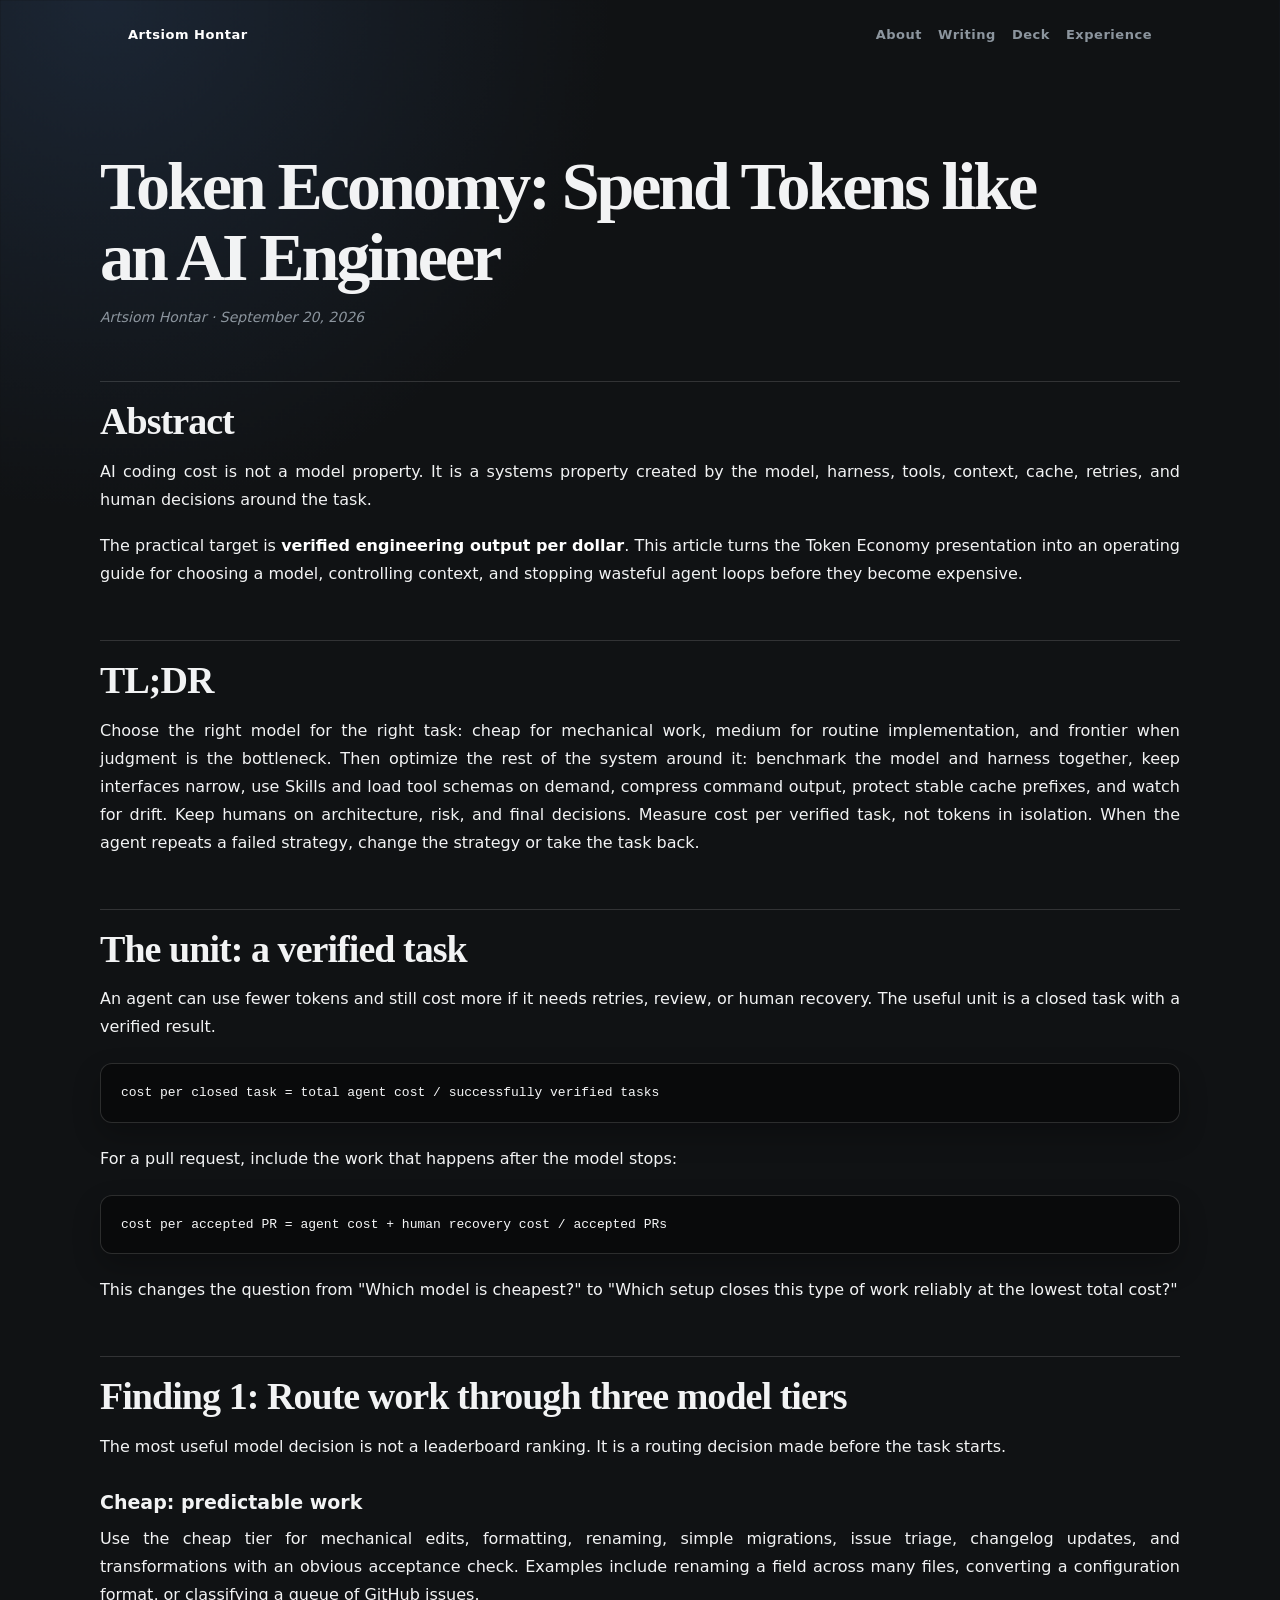
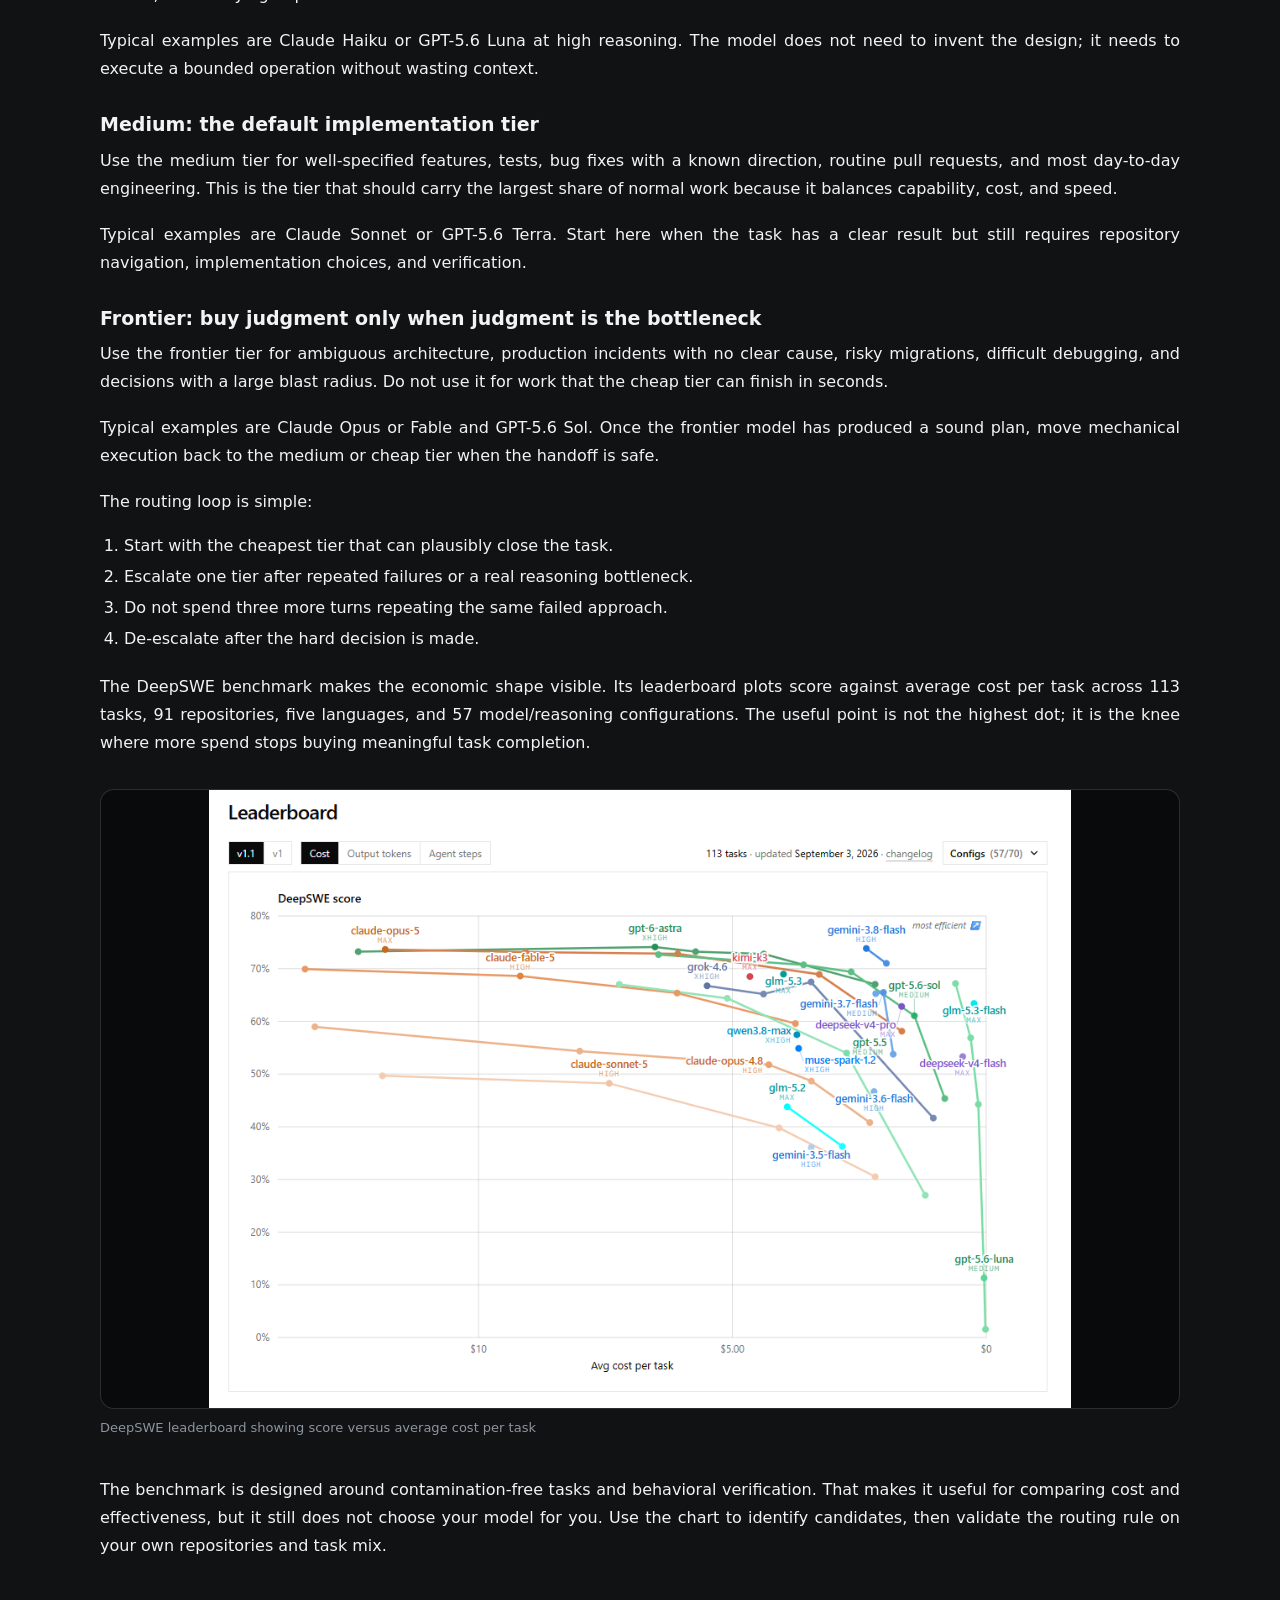
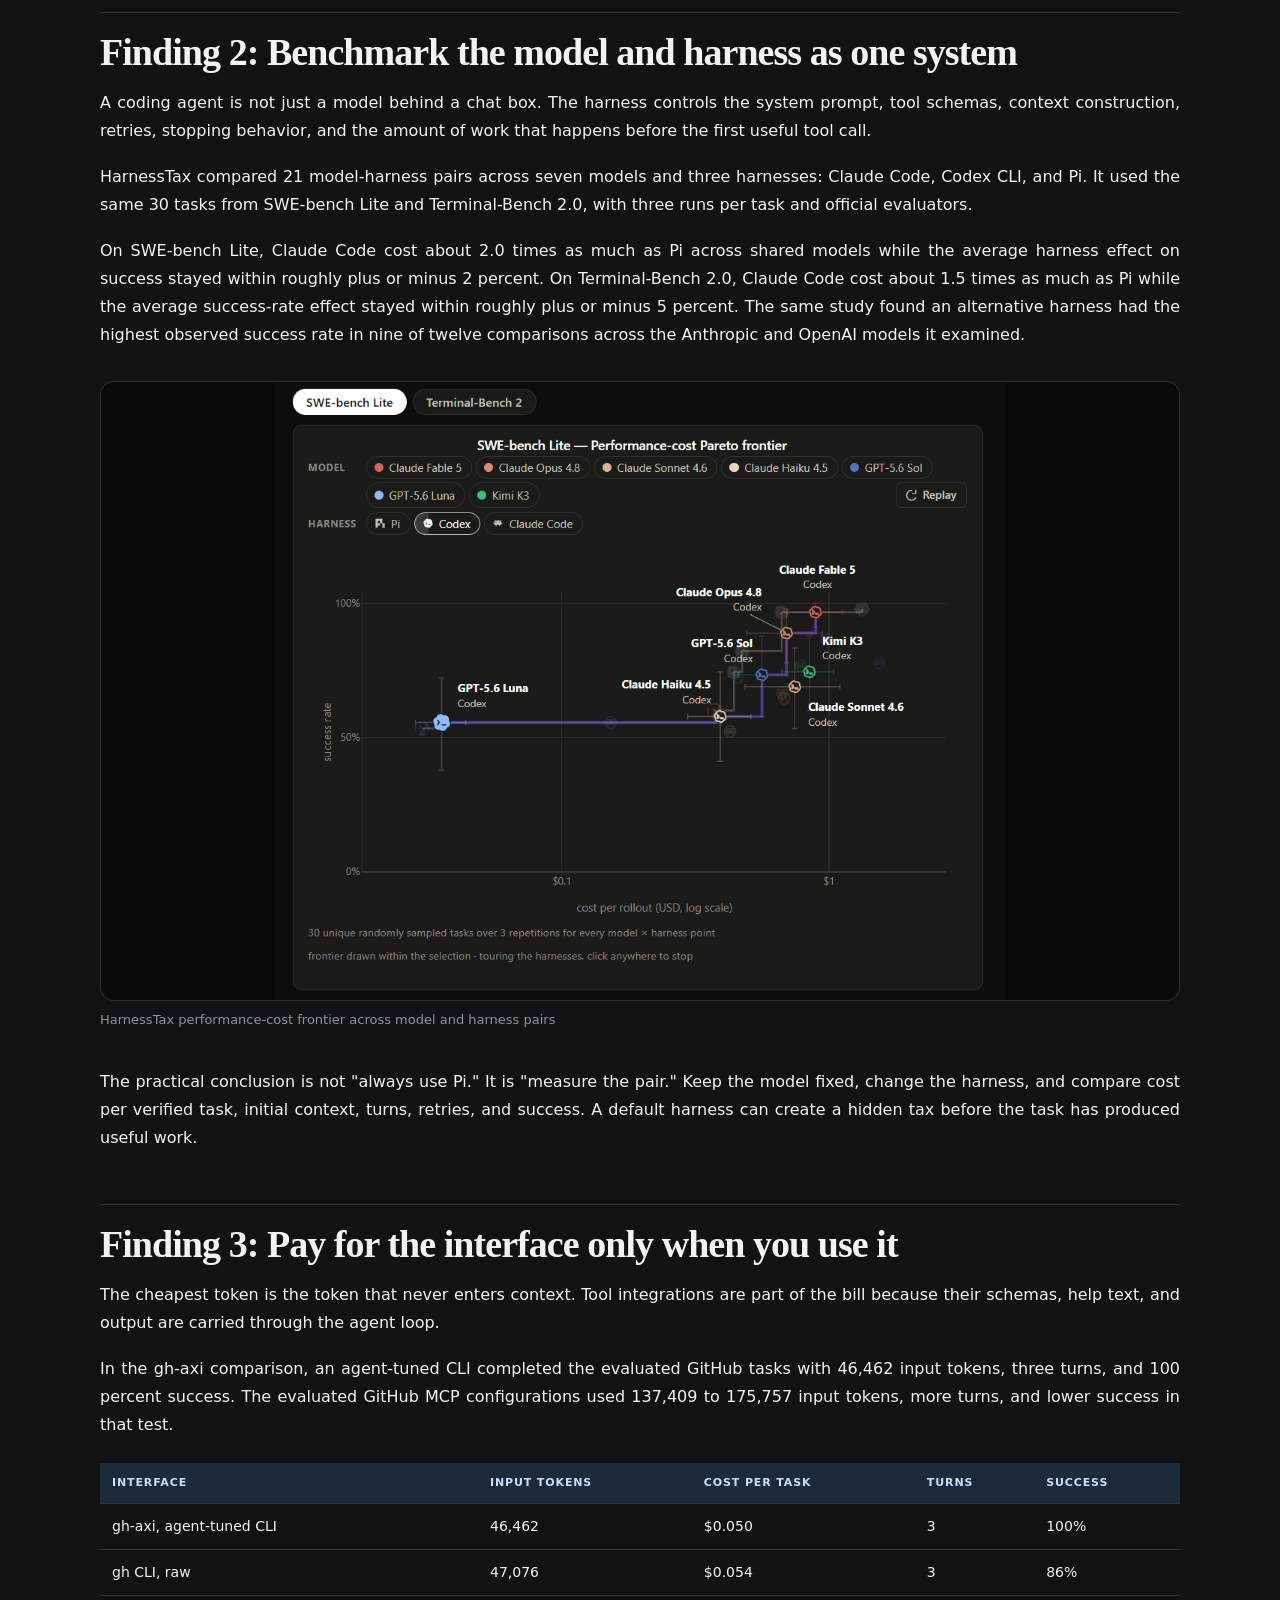
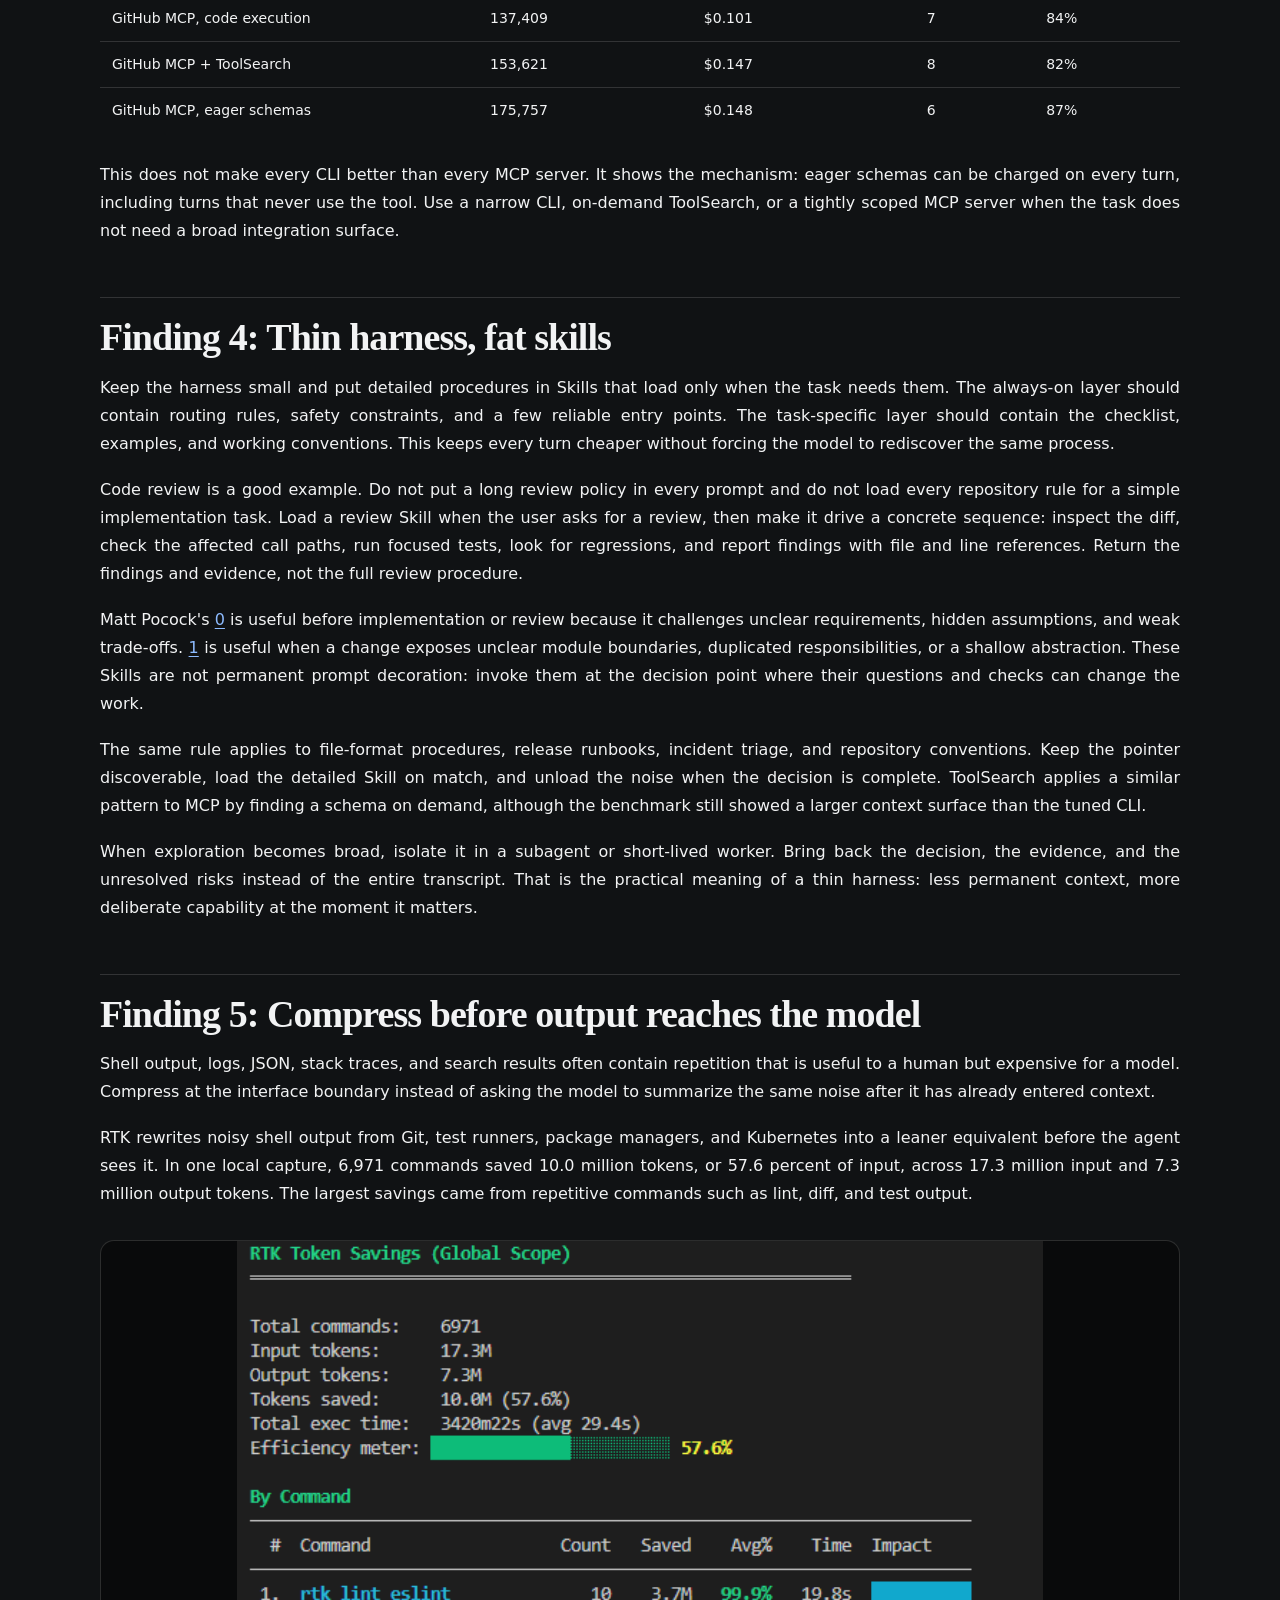
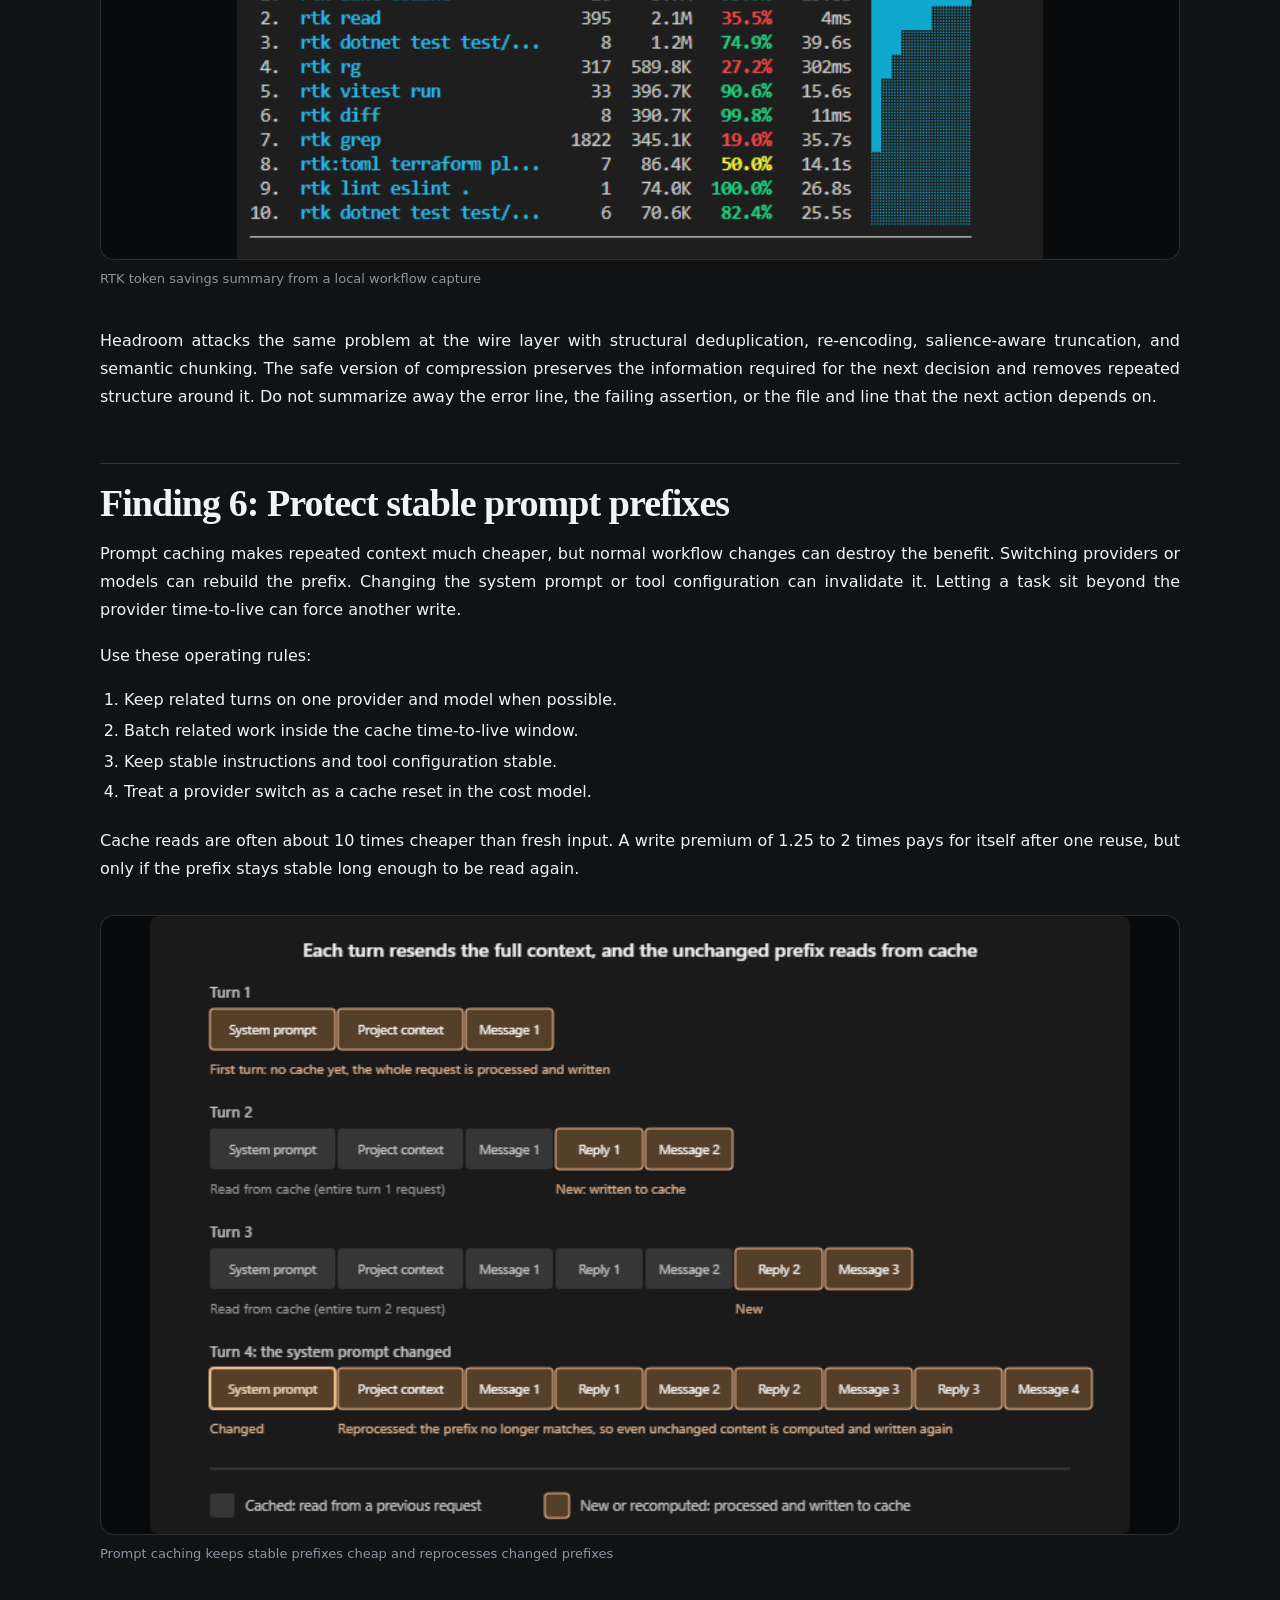
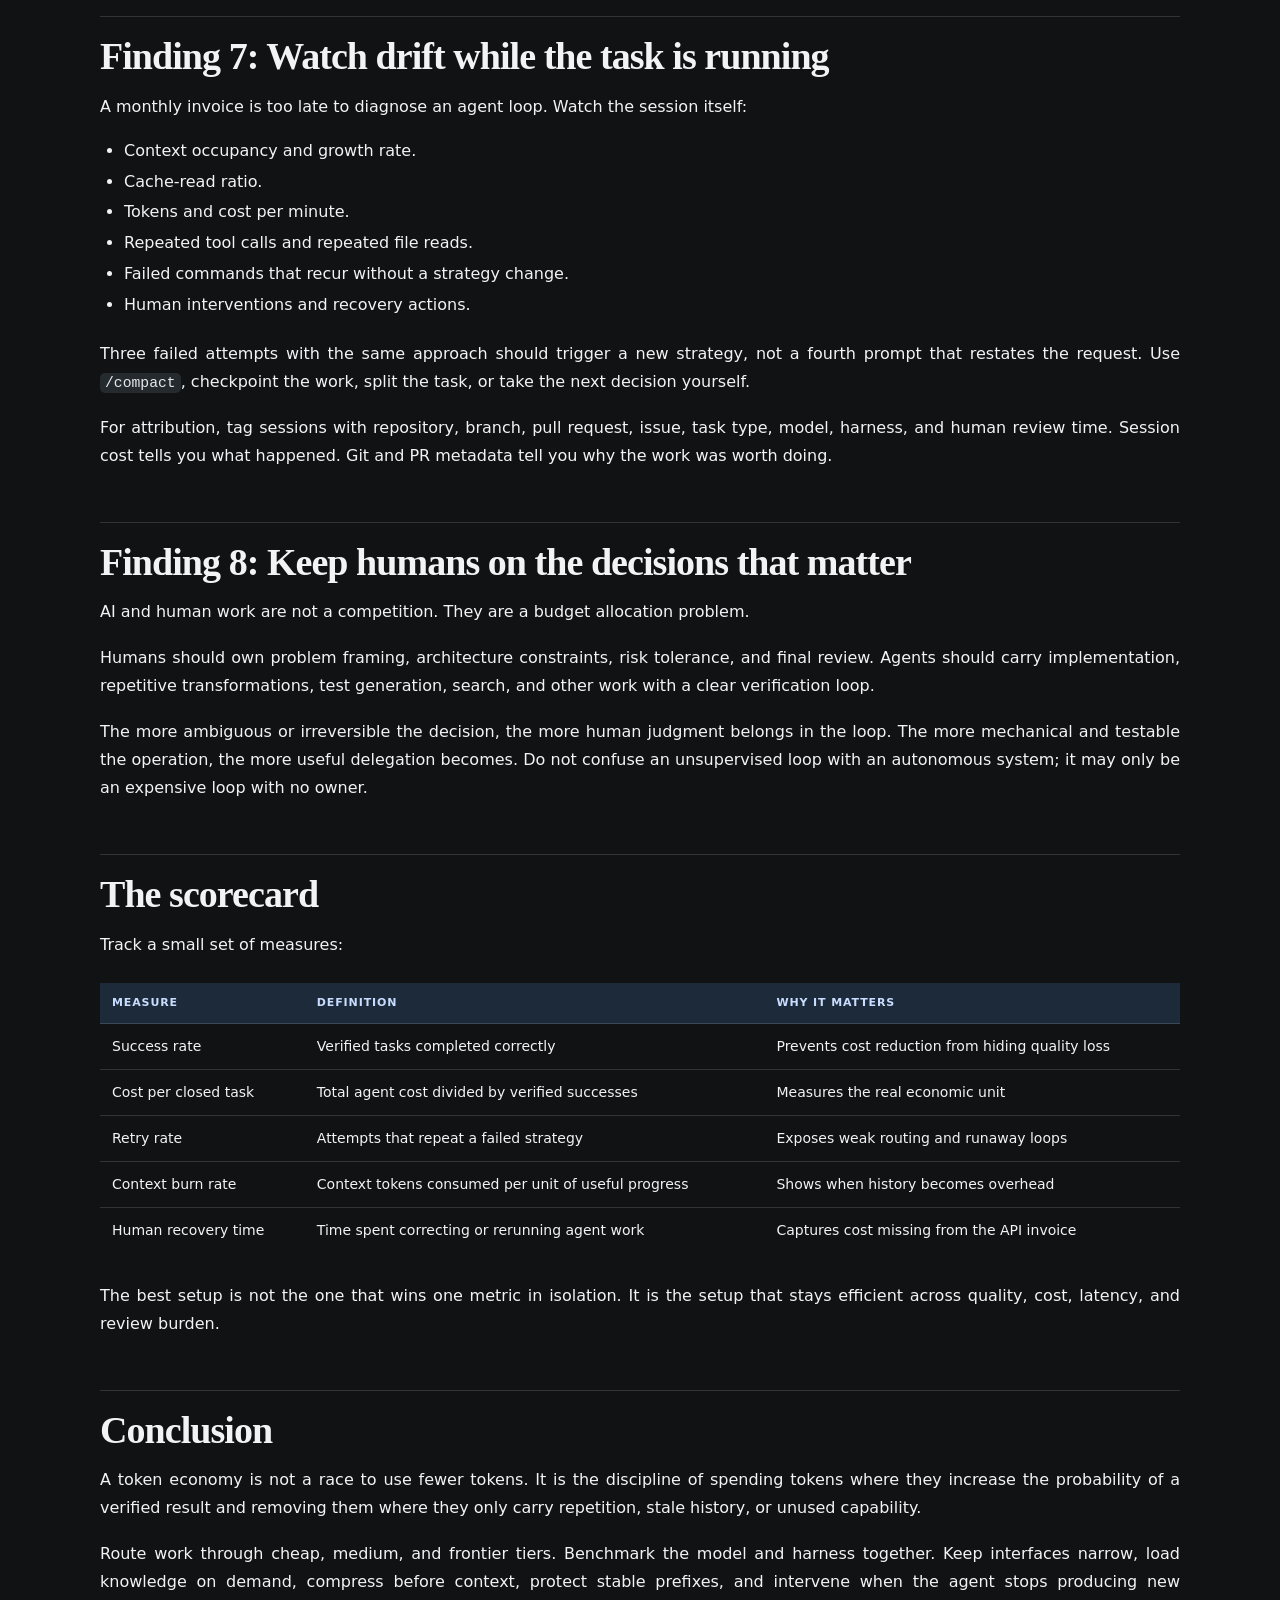
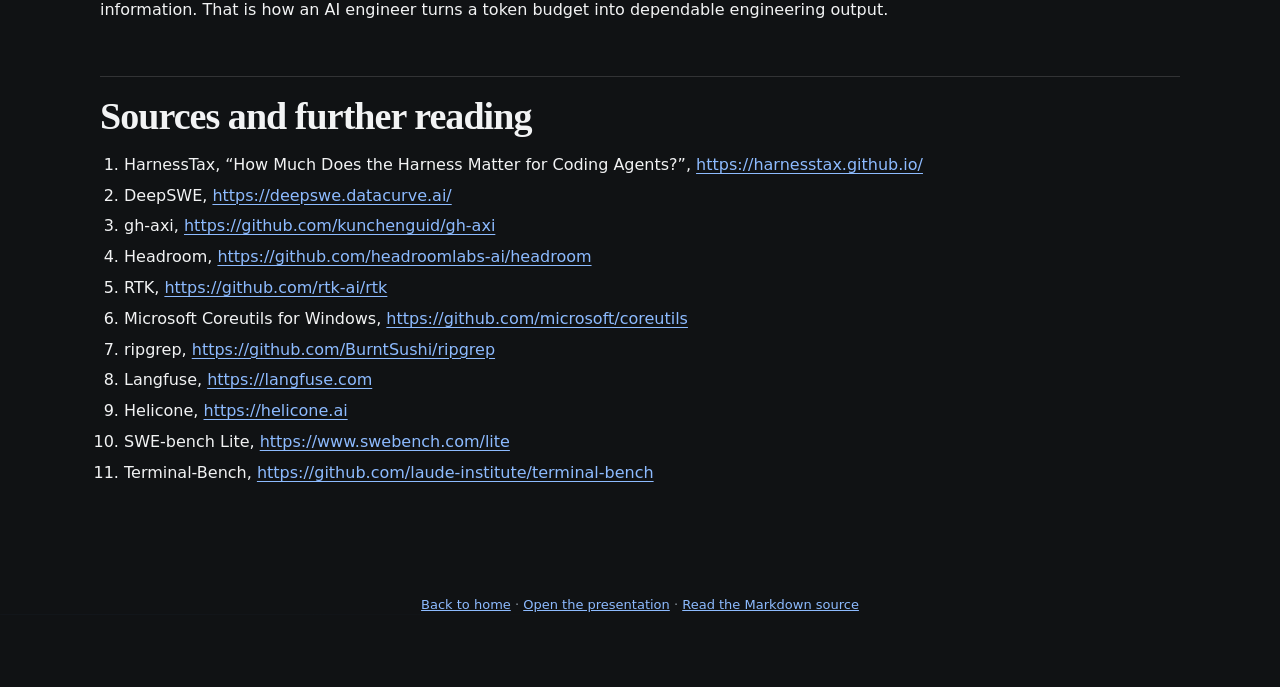
<file: blog/token-economy.html>
<!doctype html>
<html lang="en">
<head>
<meta charset="utf-8">
<meta name="viewport" content="width=device-width, initial-scale=1">
<meta name="description" content="A hands-on guide to model routing, context control, compression, caching, and verified engineering output per dollar.">
<meta name="theme-color" content="#101214">
<meta property="og:title" content="Token Economy: Spend Tokens like an AI Engineer">
<meta property="og:description" content="A hands-on guide to model routing, context control, compression, caching, and verified engineering output per dollar.">
<meta property="og:image" content="https://artemgontar.github.io/assets/harnesstax.png">
<meta property="og:type" content="article">
<title>Token Economy: Spend Tokens like an AI Engineer</title>
<link rel="icon" href="../assets/favicon.svg" type="image/svg+xml">
<style>
  :root {
    color-scheme: dark;
    --page: #101214;
    --surface: #171a1d;
    --ink: #f2f3f4;
    --ink2: #c2c8ce;
    --muted: #8c959e;
    --border: rgba(255,255,255,0.14);
    --accent: #8dbbff;
    --accent-soft: #1d2a3a;
    --good: #62d5a0;
    --shadow: 0 18px 50px rgba(0,0,0,0.28);
  }
  * { box-sizing: border-box; }
  html { background: var(--page); }
  body {
    margin: 0;
    background:
      radial-gradient(circle at 8% 0%, rgba(73,117,180,0.20), transparent 32rem),
      var(--page);
    color: var(--ink);
    font-family: Inter, ui-sans-serif, system-ui, -apple-system, "Segoe UI", Arial, sans-serif;
    line-height: 1.65;
  }
  a { color: var(--accent); }
  .article a {
    text-decoration-thickness: 1px;
    text-underline-offset: 3px;
  }
  .article a:hover { color: #c9dcff; }
  .masthead {
    display: flex;
    align-items: center;
    justify-content: space-between;
    gap: 24px;
    max-width: 1080px;
    margin: 0 auto;
    padding: 24px 28px 18px;
    color: var(--muted);
    font-size: 13px;
    letter-spacing: 0.04em;
  }
  .masthead > a {
    color: #ffffff;
    font-weight: 800;
    text-decoration: none;
  }
  .masthead nav {
    display: flex;
    flex-wrap: wrap;
    justify-content: flex-end;
    gap: 16px;
  }
  .masthead nav a {
    color: var(--muted);
    font-weight: 700;
    text-decoration: none;
  }
  .masthead nav a:hover { color: #ffffff; }
  .article-shell {
    max-width: 1200px;
    margin: 24px auto 72px;
    padding: 0 28px;
  }
  .article {
    max-width: 1080px;
    margin: 0 auto;
    padding: clamp(28px, 5vw, 64px) 0;
  }
  .article h1 {
    max-width: 980px;
    margin: 0 0 12px;
    font-family: Georgia, "Times New Roman", serif;
    font-size: clamp(38px, 6vw, 68px);
    line-height: 1.04;
    letter-spacing: -0.045em;
  }
  .article h2 {
    margin: 52px 0 14px;
    padding-top: 18px;
    border-top: 1px solid var(--border);
    font-family: Georgia, "Times New Roman", serif;
    font-size: clamp(26px, 3.4vw, 38px);
    line-height: 1.15;
    letter-spacing: -0.025em;
  }
  .article h3 {
    margin: 30px 0 10px;
    font-size: 19px;
    line-height: 1.25;
  }
  .article > p:first-of-type {
    color: var(--muted);
    font-size: 14px;
  }
  .article p {
    max-width: none;
    margin: 0 0 18px;
    line-height: 1.75;
    text-align: justify;
    text-justify: inter-word;
  }
  .article > p:first-of-type { text-align: left; }
  .article strong { color: #ffffff; }
  .article code {
    padding: 2px 5px;
    border-radius: 5px;
    background: #252a2f;
    color: #e5e9ed;
    font: 0.92em ui-monospace, SFMono-Regular, Consolas, monospace;
  }
  .article pre {
    margin: 22px 0;
    padding: 18px 20px;
    overflow-x: auto;
    border-radius: 12px;
    background: #090a0b;
    color: #f6f7f8;
    border: 1px solid var(--border);
    box-shadow: 0 12px 28px rgba(0,0,0,0.24);
  }
  .article pre code {
    padding: 0;
    background: transparent;
    color: inherit;
    font-size: 13px;
  }
  .article ul, .article ol {
    margin: 0 0 22px;
    padding-left: 24px;
  }
  .article li {
    margin: 6px 0;
    line-height: 1.55;
  }
  .article h2 + ul {
    margin-top: 20px;
    padding: 16px 20px 16px 42px;
    border-left: 4px solid var(--good);
    border-radius: 0 12px 12px 0;
    background: rgba(98,213,160,0.08);
  }
  .article table {
    width: 100%;
    margin: 24px 0 28px;
    border-collapse: collapse;
    font-size: 14px;
  }
  .article th, .article td {
    padding: 11px 12px;
    border-bottom: 1px solid var(--border);
    text-align: left;
    vertical-align: top;
  }
  .article th {
    background: var(--accent-soft);
    color: #c8ddff;
    font-size: 11px;
    letter-spacing: 0.08em;
    text-transform: uppercase;
  }
  .article tr:last-child td { border-bottom: 0; }
  .article blockquote {
    margin: 24px 0;
    padding: 14px 20px;
    border-left: 4px solid var(--accent);
    background: var(--accent-soft);
  }
  .article figure {
    margin: 32px 0 38px;
  }
  .article figure img {
    display: block;
    width: 100%;
    max-height: 620px;
    object-fit: contain;
    border: 1px solid var(--border);
    border-radius: 14px;
    background: #090a0b;
  }
  .article figcaption {
    margin-top: 10px;
    color: var(--muted);
    font-size: 13px;
    line-height: 1.45;
  }
  .article .error {
    padding: 18px;
    border: 1px solid #d03b3b;
    border-radius: 12px;
    color: #ffb4b4;
    background: #35191b;
  }
  .article-footer {
    max-width: 1080px;
    margin: 22px auto 0;
    color: var(--muted);
    font-size: 13px;
    text-align: center;
  }
  @media (max-width: 640px) {
    .masthead {
      align-items: flex-start;
      flex-direction: column;
      gap: 12px;
      padding: 18px 18px 8px;
    }
    .masthead nav { justify-content: flex-start; gap: 10px 14px; }
    .article-shell { margin-top: 12px; padding: 0 12px; }
    .article { padding: 28px 0; }
    .article table { display: block; overflow-x: auto; white-space: nowrap; }
  }
</style>
</head>
<body>
<header class="masthead">
  <a href="../">Artsiom Hontar</a>
  <nav aria-label="Article navigation">
    <a href="../#about">About</a>
    <a href="../#writing">Writing</a>
    <a href="../decks/token-economy/">Deck</a>
    <a href="../experience/">Experience</a>
  </nav>
</header>

<main class="article-shell">
  <article class="article" id="article">
    <p>Loading article…</p>
  </article>
  <p class="article-footer"><a href="../">Back to home</a> · <a href="../decks/token-economy/">Open the presentation</a> · <a href="token-economy.md">Read the Markdown source</a></p>
</main>

<script>
(() => {
  const root = document.getElementById("article");

  const escapeHtml = (value) => value
    .replace(/&/g, "&amp;")
    .replace(/</g, "&lt;")
    .replace(/>/g, "&gt;")
    .replace(/"/g, "&quot;")
    .replace(/'/g, "&#39;");

  const inline = (value) => {
    const tokens = [];
    const stash = (html) => {
      const key = `\u0000${tokens.length}\u0000`;
      tokens.push(html);
      return key;
    };
    let text = escapeHtml(value);
    text = text.replace(/`([^`]+)`/g, (_, code) => stash(`<code>${code}</code>`));
    text = text.replace(/!\[([^\]]*)\]\(([^)\s]+)\)/g, (_, alt, src) =>
      stash(`<figure><img src="${src}" alt="${alt}" loading="lazy"><figcaption>${alt}</figcaption></figure>`));
    text = text.replace(/\[([^\]]+)\]\((https?:\/\/[^)\s]+)\)/g, (_, label, url) =>
      stash(`<a href="${url}" target="_blank" rel="noopener">${label}</a>`));
    text = text.replace(/https?:\/\/[^\s<]+/g, (rawUrl) => {
      let url = rawUrl;
      let trailing = "";
      while (/[.,;:!?)]$/.test(url)) {
        trailing = url.slice(-1) + trailing;
        url = url.slice(0, -1);
      }
      return `${stash(`<a href="${url}" target="_blank" rel="noopener">${url}</a>`)}${trailing}`;
    });
    text = text.replace(/\*\*([^*]+)\*\*/g, "<strong>$1</strong>");
    text = text.replace(/\*([^*]+)\*/g, "<em>$1</em>");
    return text.replace(/\u0000(\d+)\u0000/g, (_, index) => tokens[Number(index)]);
  };

  const isTableSeparator = (line) => /^\|?\s*:?-{3,}:?\s*(\|\s*:?-{3,}:?\s*)+\|?$/.test(line);
  const tableCells = (line) => line.trim().replace(/^\|/, "").replace(/\|$/, "").split("|").map((cell) => cell.trim());

  const render = (source) => {
    const lines = source.replace(/\r\n/g, "\n").split("\n");
    const html = [];
    let paragraph = [];
    let listType = null;
    let code = false;
    let codeLines = [];

    const flushParagraph = () => {
      if (!paragraph.length) return;
      html.push(`<p>${inline(paragraph.join(" "))}</p>`);
      paragraph = [];
    };

    const closeList = () => {
      if (!listType) return;
      html.push(`</${listType}>`);
      listType = null;
    };

    const flushCode = () => {
      if (!code) return;
      html.push(`<pre><code>${escapeHtml(codeLines.join("\n"))}</code></pre>`);
      codeLines = [];
      code = false;
    };

    for (let i = 0; i < lines.length; i += 1) {
      const line = lines[i];
      if (line.startsWith("```")) {
        flushParagraph();
        closeList();
        if (code) flushCode();
        else code = true;
        continue;
      }
      if (code) {
        codeLines.push(line);
        continue;
      }
      if (!line.trim()) {
        flushParagraph();
        closeList();
        continue;
      }
      const heading = line.match(/^(#{1,3})\s+(.+)$/);
      if (heading) {
        flushParagraph();
        closeList();
        const level = heading[1].length;
        html.push(`<h${level}>${inline(heading[2])}</h${level}>`);
        continue;
      }
      const image = line.match(/^!\[([^\]]*)\]\(([^)\s]+)\)$/);
      if (image) {
        flushParagraph();
        closeList();
        html.push(inline(line));
        continue;
      }
      if (line.startsWith("|") && i + 1 < lines.length && isTableSeparator(lines[i + 1])) {
        flushParagraph();
        closeList();
        const headers = tableCells(line);
        const rows = [];
        i += 2;
        while (i < lines.length && lines[i].trim().startsWith("|")) {
          rows.push(tableCells(lines[i]));
          i += 1;
        }
        i -= 1;
        html.push(`<table><thead><tr>${headers.map((cell) => `<th>${inline(cell)}</th>`).join("")}</tr></thead><tbody>`);
        rows.forEach((row) => {
          html.push(`<tr>${row.map((cell) => `<td>${inline(cell)}</td>`).join("")}</tr>`);
        });
        html.push("</tbody></table>");
        continue;
      }
      const ordered = line.match(/^\d+\.\s+(.+)$/);
      const unordered = line.match(/^-\s+(.+)$/);
      if (ordered || unordered) {
        flushParagraph();
        const nextType = ordered ? "ol" : "ul";
        if (listType !== nextType) {
          closeList();
          listType = nextType;
          html.push(`<${listType}>`);
        }
        html.push(`<li>${inline((ordered || unordered)[1])}</li>`);
        continue;
      }
      closeList();
      paragraph.push(line.trim());
    }
    flushParagraph();
    closeList();
    flushCode();
    return html.join("\n");
  };

  fetch("token-economy.md")
    .then((response) => {
      if (!response.ok) throw new Error(`HTTP ${response.status}`);
      return response.text();
    })
    .then((markdown) => { root.innerHTML = render(markdown); })
    .catch((error) => {
      root.innerHTML = `<p class="error">The article could not be loaded: ${escapeHtml(error.message)}</p>`;
    });
})();
</script>
</body>
</html>
</file>
<file: styles/site.css>
:root {
  --bg: #0b0d0f;
  --surface: #12161a;
  --surface-2: #181e23;
  --ink: #f5f7f8;
  --muted: #9aa5ad;
  --line: rgba(255,255,255,0.13);
  --cyan: #78d8ff;
  --green: #8ee6b3;
  --amber: #ffcc76;
  --max: 1180px;
  color-scheme: dark;
}

* { box-sizing: border-box; }

html {
  scroll-behavior: smooth;
  background: var(--bg);
}

body {
  margin: 0;
  overflow-x: hidden;
  color: var(--ink);
  background:
    radial-gradient(circle at 80% -10%, rgba(75, 120, 174, 0.24), transparent 34rem),
    radial-gradient(circle at -10% 35%, rgba(35, 122, 105, 0.14), transparent 32rem),
    var(--bg);
  font-family: Inter, ui-sans-serif, system-ui, -apple-system, "Segoe UI", Arial, sans-serif;
  line-height: 1.6;
}

a { color: inherit; }

.site-header {
  position: sticky;
  top: 0;
  z-index: 10;
  border-bottom: 1px solid rgba(255,255,255,0.08);
  background: rgba(11, 13, 15, 0.82);
  backdrop-filter: blur(18px);
}

.nav {
  display: flex;
  align-items: center;
  justify-content: space-between;
  gap: 24px;
  max-width: var(--max);
  margin: 0 auto;
  padding: 18px 28px;
}

.brand {
  color: var(--ink);
  font-size: 15px;
  font-weight: 800;
  letter-spacing: 0.02em;
  text-decoration: none;
}

.nav-links {
  display: flex;
  flex-wrap: wrap;
  justify-content: flex-end;
  gap: 20px;
  color: var(--muted);
  font-size: 13px;
}

.nav-links a {
  text-decoration: none;
}

.nav-links a:hover,
.text-link:hover {
  color: var(--cyan);
}

.wrap {
  max-width: var(--max);
  margin: 0 auto;
  padding: 0 28px;
}

.hero {
  display: grid;
  grid-template-columns: minmax(0, 1.15fr) minmax(310px, 0.85fr);
  gap: clamp(42px, 8vw, 110px);
  align-items: center;
  min-height: 720px;
  padding-top: 72px;
  padding-bottom: 88px;
}

.hero > *,
.about-grid > *,
.section-heading > * {
  min-width: 0;
}

.eyebrow,
.section-label {
  margin: 0 0 18px;
  color: var(--green);
  font-size: 12px;
  font-weight: 800;
  letter-spacing: 0.16em;
  text-transform: uppercase;
}

h1,
h2,
h3 {
  margin-top: 0;
  font-family: Georgia, "Times New Roman", serif;
  font-weight: 700;
  letter-spacing: -0.04em;
}

h1 {
  max-width: 820px;
  overflow-wrap: anywhere;
  margin-bottom: 28px;
  font-size: clamp(54px, 8vw, 102px);
  line-height: 0.96;
}

h1 span { color: var(--cyan); }

.hero-copy {
  max-width: 680px;
  overflow-wrap: anywhere;
  color: var(--muted);
  font-size: clamp(18px, 2vw, 23px);
  line-height: 1.5;
}

.hero-actions {
  display: flex;
  flex-wrap: wrap;
  gap: 12px;
  margin-top: 34px;
}

.button {
  display: inline-flex;
  align-items: center;
  justify-content: center;
  min-height: 44px;
  padding: 0 17px;
  border: 1px solid var(--line);
  border-radius: 999px;
  color: var(--ink);
  background: var(--surface);
  font-size: 13px;
  font-weight: 800;
  text-decoration: none;
}

.button.primary {
  border-color: var(--cyan);
  color: #071014;
  background: var(--cyan);
}

.button:hover { transform: translateY(-1px); }

.hero-facts {
  display: flex;
  flex-wrap: wrap;
  gap: 10px;
  margin-top: 42px;
}

.fact {
  padding: 8px 12px;
  border: 1px solid var(--line);
  border-radius: 999px;
  color: var(--muted);
  font-size: 12px;
}

.hero-card {
  position: relative;
  min-height: 500px;
  padding: 18px;
  border: 1px solid var(--line);
  border-radius: 26px;
  background: linear-gradient(145deg, rgba(34, 43, 50, 0.96), rgba(15, 19, 22, 0.96));
  box-shadow: 0 30px 80px rgba(0,0,0,0.28);
}

.hero-card::before {
  position: absolute;
  top: 22px;
  right: 22px;
  width: 9px;
  height: 9px;
  border-radius: 50%;
  background: var(--green);
  box-shadow: 0 0 0 7px rgba(142,230,179,0.1);
  content: "";
}

.portrait {
  display: block;
  width: 142px;
  height: 142px;
  margin: 24px 0 30px;
  border: 1px solid rgba(255,255,255,0.28);
  border-radius: 50%;
  object-fit: cover;
  filter: saturate(0.86);
}

.hero-card h2 {
  max-width: 310px;
  margin-bottom: 14px;
  font-size: 34px;
  line-height: 1.05;
}

.hero-card p {
  max-width: 330px;
  margin-bottom: 34px;
  color: var(--muted);
  font-size: 14px;
}

.network-diagram {
  position: relative;
  height: 178px;
  margin: 0 -4px 24px;
  overflow: hidden;
  border-top: 1px solid rgba(255,255,255,0.09);
  border-bottom: 1px solid rgba(255,255,255,0.09);
  background:
    linear-gradient(rgba(255,255,255,0.035) 1px, transparent 1px),
    linear-gradient(90deg, rgba(255,255,255,0.035) 1px, transparent 1px);
  background-size: 28px 28px;
}

.network-orbit {
  position: absolute;
  top: 50%;
  left: 50%;
  border: 1px solid rgba(120,216,255,0.25);
  border-radius: 50%;
  transform: translate(-50%, -50%);
}

.orbit-one { width: 124px; height: 124px; }
.orbit-two { width: 218px; height: 218px; border-color: rgba(142,230,179,0.14); }

.network-line {
  position: absolute;
  top: 50%;
  left: 50%;
  width: 88px;
  height: 1px;
  background: linear-gradient(90deg, rgba(120,216,255,0.65), transparent);
  transform-origin: left center;
}

.line-one { transform: rotate(-28deg); }
.line-two { transform: rotate(152deg); }
.line-three { transform: rotate(32deg); }

.network-node {
  position: absolute;
  display: grid;
  min-width: 48px;
  min-height: 26px;
  padding: 4px 8px;
  place-items: center;
  border: 1px solid rgba(255,255,255,0.18);
  border-radius: 999px;
  color: var(--muted);
  background: rgba(11,13,15,0.78);
  font-family: ui-monospace, SFMono-Regular, Consolas, monospace;
  font-size: 10px;
}

.node-core {
  top: 50%;
  left: 50%;
  min-width: 58px;
  min-height: 58px;
  border-color: var(--cyan);
  color: #071014;
  background: var(--cyan);
  font-size: 15px;
  font-weight: 900;
  transform: translate(-50%, -50%);
  box-shadow: 0 0 30px rgba(120,216,255,0.26);
}

.node-context { top: 18px; left: 12%; }
.node-systems { top: 58px; right: 8%; }
.node-cost { bottom: 18px; left: 17%; }
.node-proof { right: 19%; bottom: 14px; }

.system-map {
  display: grid;
  gap: 8px;
}

.system-row {
  display: flex;
  align-items: center;
  justify-content: space-between;
  gap: 12px;
  padding: 12px 14px;
  border: 1px solid rgba(255,255,255,0.11);
  border-radius: 10px;
  background: rgba(255,255,255,0.035);
  color: var(--muted);
  font-size: 12px;
}

.system-row b {
  color: var(--ink);
  font-size: 13px;
}

.signal-strip {
  display: grid;
  grid-template-columns: repeat(4, 1fr);
  margin-top: -18px;
  margin-bottom: 14px;
  border-top: 1px solid var(--line);
  border-bottom: 1px solid var(--line);
}

.signal-item {
  display: grid;
  gap: 5px;
  min-height: 86px;
  padding: 18px 20px;
  border-right: 1px solid var(--line);
}

.signal-item:last-child { border-right: 0; }

.signal-item span,
.credential-group-label {
  color: var(--green);
  font-family: ui-monospace, SFMono-Regular, Consolas, monospace;
  font-size: 10px;
  letter-spacing: 0.1em;
  text-transform: uppercase;
}

.signal-item b {
  color: var(--ink);
  font-size: 13px;
}

.section {
  padding: 92px 0;
  border-top: 1px solid var(--line);
}

.section-heading {
  display: flex;
  align-items: flex-end;
  justify-content: space-between;
  gap: 32px;
  margin-bottom: 34px;
}

.section-heading h2 {
  max-width: 680px;
  margin-bottom: 0;
  font-size: clamp(38px, 5vw, 66px);
  line-height: 0.98;
}

.section-heading p {
  max-width: 360px;
  margin: 0;
  color: var(--muted);
  font-size: 14px;
}

.about-grid {
  display: grid;
  grid-template-columns: minmax(0, 1.1fr) minmax(280px, 0.9fr);
  gap: 58px;
}

.about-copy {
  max-width: 690px;
  color: var(--muted);
  font-size: 18px;
}

.about-copy p { margin: 0 0 18px; }
.about-copy strong { color: var(--ink); }

.principles {
  display: grid;
  gap: 0;
  border-top: 1px solid var(--line);
}

.principle {
  display: grid;
  grid-template-columns: 46px 1fr;
  gap: 14px;
  padding: 18px 0;
  border-bottom: 1px solid var(--line);
}

.principle-index {
  color: var(--green);
  font-family: ui-monospace, SFMono-Regular, Consolas, monospace;
  font-size: 12px;
}

.principle b {
  display: block;
  margin-bottom: 3px;
  font-size: 14px;
}

.principle span {
  color: var(--muted);
  font-size: 13px;
}

.cards {
  display: grid;
  grid-template-columns: repeat(3, minmax(0, 1fr));
  gap: 14px;
}

.card {
  display: flex;
  min-height: 230px;
  flex-direction: column;
  padding: 24px;
  border: 1px solid var(--line);
  border-radius: 16px;
  background: linear-gradient(145deg, rgba(24,30,35,0.92), rgba(15,18,21,0.92));
}

.card-tag {
  margin-bottom: 30px;
  color: var(--amber);
  font-family: ui-monospace, SFMono-Regular, Consolas, monospace;
  font-size: 11px;
  letter-spacing: 0.08em;
  text-transform: uppercase;
}

.card h3 {
  margin-bottom: 9px;
  font-size: 27px;
  line-height: 1.08;
}

.card p {
  margin: 0;
  color: var(--muted);
  font-size: 14px;
}

.card-link {
  margin-top: auto;
  padding-top: 28px;
  color: var(--cyan);
  font-size: 13px;
  font-weight: 800;
  text-decoration: none;
}

.publishing {
  display: grid;
  grid-template-columns: repeat(2, minmax(0, 1fr));
  gap: 16px;
}

.publish-card {
  display: grid;
  grid-template-columns: 1fr auto;
  gap: 26px;
  align-items: end;
  min-height: 260px;
  padding: 28px;
  border: 1px solid var(--line);
  border-radius: 18px;
  background: var(--surface);
}

.publish-card h3 {
  margin-bottom: 12px;
  font-size: 34px;
  line-height: 1;
}

.publish-card p {
  max-width: 470px;
  margin: 0;
  color: var(--muted);
  font-size: 14px;
}

.publish-mark {
  display: grid;
  width: 66px;
  height: 66px;
  place-items: center;
  border: 1px solid var(--line);
  border-radius: 14px;
  color: var(--cyan);
  font-size: 28px;
}

.credentials {
  display: grid;
  grid-template-columns: repeat(4, minmax(0, 1fr));
  gap: 12px;
}

.credential-group + .credential-group { margin-top: 32px; }

.credential-group-heading {
  display: flex;
  align-items: center;
  justify-content: space-between;
  gap: 20px;
  margin-bottom: 12px;
}

.credential-group-label { margin: 0; }
.credential-group-note { color: var(--muted); font-size: 12px; }

.credential {
  display: flex;
  align-items: center;
  gap: 13px;
  min-height: 90px;
  padding: 14px;
  border: 1px solid var(--line);
  border-radius: 14px;
  background: rgba(255,255,255,0.025);
}

.credential img {
  width: 54px;
  height: 54px;
  object-fit: contain;
}

.credential > span {
  color: var(--muted);
  font-size: 12px;
  line-height: 1.35;
}

.credly-grid {
  display: grid;
  grid-template-columns: repeat(3, minmax(0, 1fr));
  gap: 12px;
}

.credly-card {
  position: relative;
  display: grid;
  grid-template-columns: 60px minmax(0, 1fr) auto;
  gap: 13px;
  align-items: center;
  min-height: 112px;
  padding: 14px;
  border: 1px solid var(--line);
  border-radius: 14px;
  color: var(--ink);
  background: rgba(255,255,255,0.025);
  text-decoration: none;
  transition: border-color 160ms ease, background 160ms ease, transform 160ms ease;
}

.credly-card:hover {
  border-color: rgba(120,216,255,0.65);
  background: rgba(120,216,255,0.07);
  transform: translateY(-2px);
}

.credly-badge {
  width: 60px;
  height: 60px;
  object-fit: contain;
}

.credly-copy {
  display: grid;
  gap: 3px;
  min-width: 0;
}

.credly-copy b {
  color: var(--ink);
  font-size: 13px;
  line-height: 1.25;
}

.credly-copy > span {
  color: var(--muted);
  font-size: 11px;
  line-height: 1.3;
}

.status {
  width: max-content;
  padding: 2px 6px;
  border-radius: 999px;
  font-size: 9px;
  font-style: normal;
  font-weight: 800;
  letter-spacing: 0.05em;
  text-transform: uppercase;
}

.status.active {
  color: #071014;
  background: var(--green);
}

.status.expired {
  color: #241b0a;
  background: var(--amber);
}

.credly-arrow {
  align-self: start;
  color: var(--cyan);
  font-size: 16px;
}

.credential b {
  display: block;
  margin-bottom: 3px;
  color: var(--ink);
  font-size: 13px;
}

.contact {
  display: flex;
  align-items: end;
  justify-content: space-between;
  gap: 32px;
}

.contact h2 {
  max-width: 680px;
  margin-bottom: 0;
  font-size: clamp(38px, 6vw, 76px);
  line-height: 0.98;
}

.contact-links {
  display: flex;
  flex-wrap: wrap;
  justify-content: flex-end;
  gap: 10px;
}

.text-link {
  color: var(--muted);
  font-size: 13px;
  text-decoration: none;
}

footer {
  padding: 28px 0 48px;
  color: var(--muted);
  font-size: 12px;
}

@media (max-width: 820px) {
  .hero,
  .about-grid,
  .publishing {
    grid-template-columns: 1fr;
  }

  .hero {
    min-height: auto;
    padding-top: 66px;
  }

  .hero-card { min-height: auto; }
  .cards { grid-template-columns: 1fr 1fr; }
  .credentials,
  .credly-grid { grid-template-columns: 1fr 1fr; }
  .signal-strip { grid-template-columns: 1fr 1fr; }
  .signal-item:nth-child(2) { border-right: 0; }
  .signal-item:nth-child(-n+2) { border-bottom: 1px solid var(--line); }
  .section-heading,
  .contact { align-items: flex-start; flex-direction: column; }
  .contact-links { justify-content: flex-start; }
}

@media (max-width: 560px) {
  .nav { align-items: flex-start; flex-direction: column; gap: 10px; }
  .nav-links { justify-content: flex-start; gap: 12px 16px; }
  .wrap { padding: 0 20px; }
  .hero { padding-top: 48px; padding-bottom: 64px; }
  h1 { font-size: clamp(48px, 15vw, 78px); }
  .cards { grid-template-columns: 1fr; }
  .credentials,
  .credly-grid { grid-template-columns: 1fr; }
  .publish-card { grid-template-columns: 1fr; }
  .publish-mark { width: 54px; height: 54px; }
  .signal-strip { grid-template-columns: 1fr; }
  .signal-item,
  .signal-item:nth-child(2) { border-right: 0; border-bottom: 1px solid var(--line); }
  .signal-item:last-child { border-bottom: 0; }
}
</file>
<file: styles/experience.css>
:root {
  --bg: #0b0d0f;
  --surface: #14191d;
  --surface-2: #1b2329;
  --ink: #f5f7f8;
  --muted: #9aa5ad;
  --line: rgba(255,255,255,0.13);
  --cyan: #78d8ff;
  --green: #8ee6b3;
  --amber: #ffcc76;
  --max: 1180px;
  color-scheme: dark;
}

* { box-sizing: border-box; }

html {
  scroll-behavior: smooth;
  background: var(--bg);
}

body {
  margin: 0;
  overflow-x: hidden;
  color: var(--ink);
  background:
    radial-gradient(circle at 90% -10%, rgba(75,120,174,0.24), transparent 34rem),
    radial-gradient(circle at -10% 40%, rgba(35,122,105,0.14), transparent 32rem),
    var(--bg);
  font-family: Inter, ui-sans-serif, system-ui, -apple-system, "Segoe UI", Arial, sans-serif;
  line-height: 1.6;
}

a { color: inherit; }

.dossier-header {
  display: flex;
  align-items: center;
  justify-content: space-between;
  gap: 24px;
  max-width: var(--max);
  margin: 0 auto;
  padding: 18px 28px;
  border-bottom: 1px solid var(--line);
}

.brand {
  color: var(--ink);
  font-size: 15px;
  font-weight: 800;
  text-decoration: none;
}

.dossier-header nav {
  display: flex;
  flex-wrap: wrap;
  justify-content: flex-end;
  gap: 18px;
  color: var(--muted);
  font-size: 12px;
}

.dossier-header nav a {
  text-decoration: none;
}

.dossier-header nav a:hover,
.closing-links a:hover,
.dossier-footer a:hover {
  color: var(--cyan);
}

.header-action {
  color: #071014;
  padding: 7px 11px;
  border-radius: 999px;
  background: var(--cyan);
  font-weight: 800;
}

.dossier {
  max-width: var(--max);
  margin: 0 auto;
  padding: 0 28px;
}

.dossier-hero {
  max-width: 980px;
  padding: 96px 0 74px;
}

.eyebrow,
.section-label,
.entry-company,
.project-tag {
  margin: 0 0 16px;
  color: var(--green);
  font-family: ui-monospace, SFMono-Regular, Consolas, monospace;
  font-size: 11px;
  font-weight: 800;
  letter-spacing: 0.13em;
  text-transform: uppercase;
}

h1,
h2,
h3 {
  margin-top: 0;
  font-family: Georgia, "Times New Roman", serif;
  font-weight: 700;
  letter-spacing: -0.04em;
}

h1 {
  max-width: 900px;
  margin-bottom: 26px;
  font-size: clamp(56px, 8vw, 104px);
  line-height: 0.94;
}

.lede {
  max-width: 760px;
  margin: 0;
  color: var(--muted);
  font-size: clamp(18px, 2vw, 23px);
  line-height: 1.5;
}

.hero-meta {
  display: flex;
  flex-wrap: wrap;
  gap: 10px;
  margin-top: 34px;
}

.hero-meta span {
  padding: 8px 12px;
  border: 1px solid var(--line);
  border-radius: 999px;
  color: var(--muted);
  font-size: 12px;
}

.impact-grid {
  display: grid;
  grid-template-columns: repeat(4, minmax(0, 1fr));
  border-top: 1px solid var(--line);
  border-bottom: 1px solid var(--line);
}

.impact {
  display: grid;
  gap: 5px;
  min-height: 132px;
  padding: 22px 20px;
  border-right: 1px solid var(--line);
}

.impact:last-child { border-right: 0; }

.impact strong {
  color: var(--cyan);
  font-family: Georgia, "Times New Roman", serif;
  font-size: 42px;
  line-height: 1;
}

.impact span {
  max-width: 210px;
  color: var(--muted);
  font-size: 12px;
  line-height: 1.4;
}

.dossier-section {
  padding: 92px 0;
  border-bottom: 1px solid var(--line);
}

.section-heading {
  display: flex;
  align-items: flex-end;
  justify-content: space-between;
  gap: 32px;
  margin-bottom: 44px;
}

.section-heading > * { min-width: 0; }

.section-heading h2 {
  max-width: 700px;
  margin-bottom: 0;
  font-size: clamp(38px, 5vw, 68px);
  line-height: 0.96;
}

.section-heading > p {
  max-width: 360px;
  margin: 0;
  color: var(--muted);
  font-size: 14px;
}

.timeline {
  display: grid;
  gap: 0;
}

.experience-entry {
  display: grid;
  grid-template-columns: 56px minmax(0, 1fr);
  gap: 24px;
  padding: 30px 0;
  border-top: 1px solid var(--line);
}

.experience-entry:last-child { border-bottom: 1px solid var(--line); }

.entry-marker {
  color: var(--green);
  font-family: ui-monospace, SFMono-Regular, Consolas, monospace;
  font-size: 12px;
}

.entry-heading {
  display: flex;
  align-items: flex-start;
  justify-content: space-between;
  gap: 24px;
}

.entry-company {
  margin-bottom: 7px;
  color: var(--amber);
}

.entry-heading h3 {
  max-width: 760px;
  margin-bottom: 0;
  font-size: clamp(25px, 3vw, 38px);
  line-height: 1.05;
}

.entry-heading time {
  flex: 0 0 auto;
  padding-top: 4px;
  color: var(--muted);
  font-family: ui-monospace, SFMono-Regular, Consolas, monospace;
  font-size: 12px;
}

.entry-summary {
  max-width: 850px;
  margin: 22px 0 16px;
  color: var(--muted);
  font-size: 16px;
}

.entry-main ul {
  max-width: 900px;
  margin: 0;
  padding-left: 20px;
  color: #d5dbe0;
  font-size: 14px;
}

.entry-main li { margin: 8px 0; }

.capability-grid,
.project-grid {
  display: grid;
  grid-template-columns: repeat(4, minmax(0, 1fr));
  gap: 12px;
}

.capability,
.project-card {
  padding: 22px;
  border: 1px solid var(--line);
  border-radius: 14px;
  background: linear-gradient(145deg, rgba(24,30,35,0.92), rgba(15,18,21,0.92));
}

.capability-index {
  display: block;
  margin-bottom: 34px;
  color: var(--green);
  font-family: ui-monospace, SFMono-Regular, Consolas, monospace;
  font-size: 12px;
}

.capability h3,
.project-card h3 {
  margin-bottom: 10px;
  font-size: 25px;
  line-height: 1.05;
}

.capability p,
.project-card p {
  margin: 0;
  color: var(--muted);
  font-size: 13px;
}

.project-grid {
  grid-template-columns: repeat(3, minmax(0, 1fr));
}

.project-tag {
  margin-bottom: 30px;
  color: var(--amber);
}

.project-card strong {
  display: block;
  margin-top: 24px;
  color: var(--cyan);
  font-size: 12px;
}

.credential-list {
  display: grid;
  grid-template-columns: repeat(2, minmax(0, 1fr));
  gap: 12px;
}

.credential-record {
  display: grid;
  grid-template-columns: 58px minmax(0, 1fr);
  gap: 14px;
  align-items: center;
  min-height: 86px;
  padding: 13px;
  border: 1px solid var(--line);
  border-radius: 14px;
  background: rgba(255,255,255,0.025);
}

.credential-record b {
  display: block;
  color: var(--ink);
  font-size: 13px;
  line-height: 1.3;
}

.credential-record > div > span {
  display: block;
  margin-top: 4px;
  color: var(--muted);
  font-size: 11px;
  line-height: 1.3;
}

.credential-record a {
  color: var(--cyan);
  text-decoration: none;
}

.record-badge {
  display: grid;
  width: 58px;
  height: 58px;
  place-items: center;
}

.record-badge img {
  width: 58px;
  height: 58px;
  object-fit: contain;
}

.closing-grid {
  display: grid;
  grid-template-columns: minmax(0, 1.1fr) minmax(280px, 0.9fr);
  gap: 60px;
  align-items: end;
}

.closing-grid h2 {
  max-width: 680px;
  margin-bottom: 0;
  font-size: clamp(42px, 6vw, 82px);
  line-height: 0.94;
}

.closing-copy {
  color: var(--muted);
  font-size: 14px;
}

.closing-copy strong { color: var(--ink); }

.closing-links {
  display: flex;
  flex-wrap: wrap;
  gap: 18px;
  margin-top: 26px;
}

.closing-links a {
  color: var(--cyan);
  font-weight: 800;
  text-decoration: none;
}

.dossier-footer {
  display: flex;
  justify-content: space-between;
  gap: 20px;
  max-width: var(--max);
  margin: 0 auto;
  padding: 28px;
  color: var(--muted);
  font-size: 12px;
}

.dossier-footer a { text-decoration: none; }

@media (max-width: 900px) {
  .impact-grid,
  .capability-grid {
    grid-template-columns: repeat(2, minmax(0, 1fr));
  }

  .impact:nth-child(2) { border-right: 0; }
  .impact:nth-child(-n+2) { border-bottom: 1px solid var(--line); }
  .capability-grid { gap: 12px; }
  .project-grid { grid-template-columns: 1fr; }
}

@media (max-width: 700px) {
  .dossier-header {
    align-items: flex-start;
    flex-direction: column;
    gap: 12px;
  }

  .dossier-header nav {
    justify-content: flex-start;
    gap: 12px 16px;
  }

  .dossier,
  .dossier-header {
    padding-left: 20px;
    padding-right: 20px;
  }

  .dossier-hero {
    padding-top: 62px;
    padding-bottom: 56px;
  }

  h1 { font-size: clamp(50px, 15vw, 78px); }

  .section-heading,
  .entry-heading {
    align-items: flex-start;
    flex-direction: column;
  }

  .entry-heading { display: flex; }
  .entry-heading time { padding-top: 0; }
  .experience-entry { grid-template-columns: 34px minmax(0, 1fr); gap: 14px; }
  .credential-list,
  .capability-grid,
  .closing-grid { grid-template-columns: 1fr; }
  .impact { min-height: 118px; }
  .dossier-footer { padding-left: 20px; padding-right: 20px; }
}

@media print {
  @page {
    size: A4;
    margin: 14mm 13mm 15mm;
  }

  :root {
    --bg: #ffffff;
    --surface: #f5f7f8;
    --ink: #11161a;
    --muted: #4f5b63;
    --line: #d8dee2;
    --cyan: #087ca8;
    --green: #217c55;
    --amber: #9b6500;
    color-scheme: light;
  }

  body {
    background: #ffffff;
    color: var(--ink);
    font-size: 10px;
  }

  .dossier-header,
  .dossier-footer { display: none; }
  .dossier { max-width: none; padding: 0; }
  .dossier-hero { padding: 0 0 28px; }
  .dossier-hero h1 { max-width: 720px; font-size: 46px; }
  .lede { max-width: 680px; font-size: 13px; }
  .hero-meta { margin-top: 18px; }
  .hero-meta span { padding: 4px 8px; }
  .impact { min-height: 76px; padding: 12px; }
  .impact strong { font-size: 25px; }
  .impact span { font-size: 8px; }
  .dossier-section { padding: 28px 0; }
  .section-heading { margin-bottom: 20px; }
  .section-heading h2 { font-size: 30px; }
  .section-heading > p { font-size: 9px; }
  .experience-entry { padding: 16px 0; }
  .entry-heading h3 { font-size: 18px; }
  .entry-summary,
  .entry-main ul { font-size: 9px; }
  .entry-summary { margin: 10px 0 8px; }
  .entry-main li { margin: 4px 0; }
  .capability,
  .project-card,
  .credential-record { padding: 10px; }
  .capability-index { margin-bottom: 12px; }
  .capability h3,
  .project-card h3 { font-size: 16px; }
  .capability p,
  .project-card p,
  .credential-record b { font-size: 9px; }
  .project-tag,
  .entry-company,
  .section-label { margin-bottom: 8px; font-size: 8px; }
  .project-card strong,
  .credential-record > div > span { font-size: 8px; }
  .credential-record { min-height: 58px; grid-template-columns: 36px minmax(0, 1fr); }
  .record-badge,
  .record-badge img { width: 36px; height: 36px; }
  .closing-grid { gap: 20px; }
  .closing-grid h2 { font-size: 38px; }
  .closing-copy { font-size: 9px; }
  .experience-entry,
  .capability,
  .project-card,
  .credential-record { break-inside: avoid; }
}
</file>
